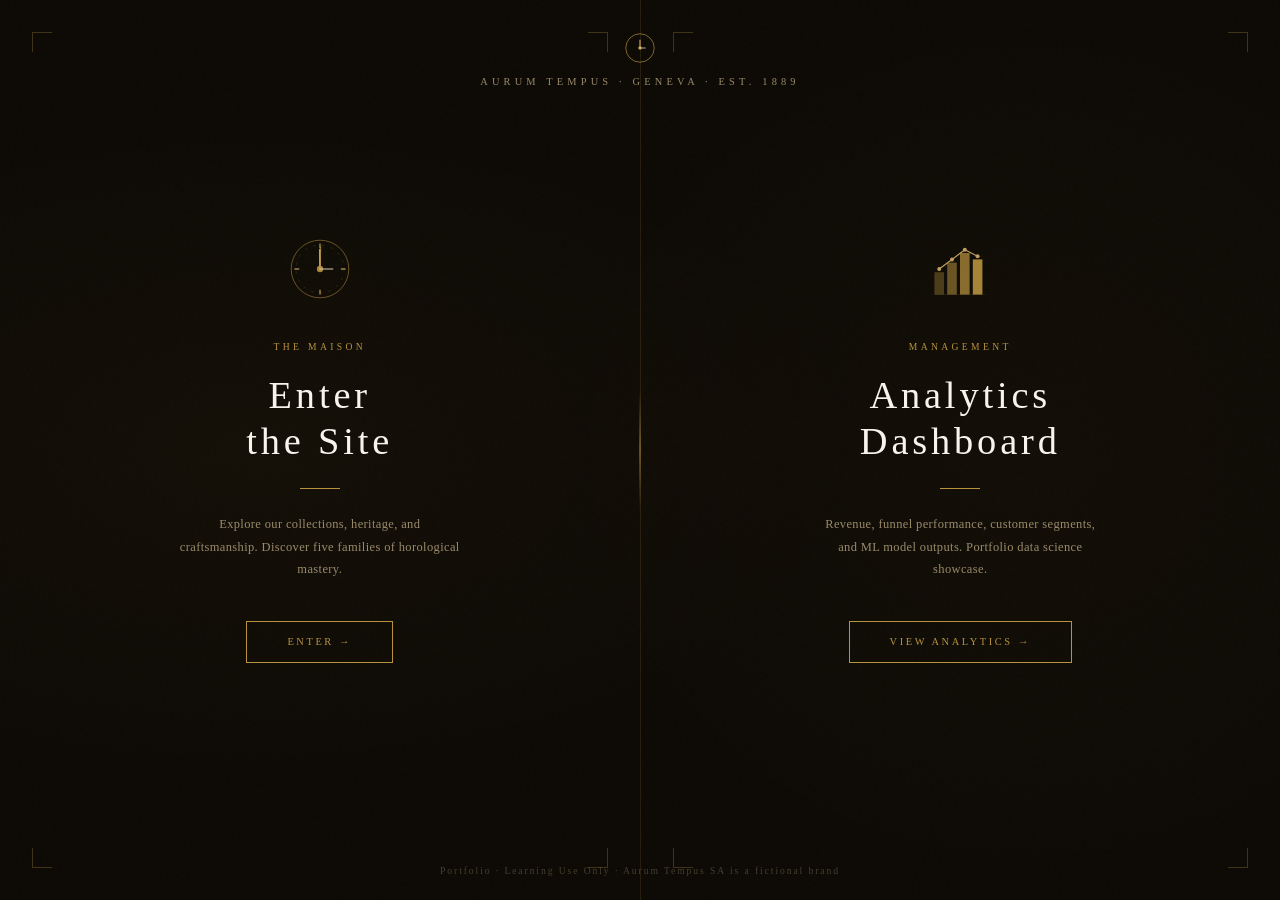
<file: docs/index.html>
<!DOCTYPE html>
<html lang="en">
<head>
  <meta charset="UTF-8" />
  <meta name="viewport" content="width=device-width, initial-scale=1.0" />
  <title>Aurum Tempus — Geneva · Est. 1889</title>
  <meta name="description" content="Aurum Tempus — Geneva watchmaker since 1889. Enter the maison or view business analytics." />
  <style>
    /* ── Reset & Base ── */
    *, *::before, *::after { box-sizing: border-box; margin: 0; padding: 0; }

    :root {
      --dark:        #0d0a05;
      --light:       #1a1410;
      --accent:      #b8933f;
      --accent-light:#d4af6a;
      --cream:       #f0e6c8;
      --text:        #f7f4ee;
      --text-muted:  #9a8a6a;
      --border:      rgba(184,147,63,0.15);
      --font-display: 'Georgia', 'Times New Roman', serif;
    }

    html, body {
      height: 100%;
      background: var(--dark);
      color: var(--text);
      font-family: var(--font-display);
      overflow: hidden;
    }

    /* ── Background texture ── */
    body::before {
      content: '';
      position: fixed;
      inset: 0;
      background:
        radial-gradient(ellipse 80% 60% at 20% 50%, rgba(184,147,63,0.04) 0%, transparent 60%),
        radial-gradient(ellipse 60% 80% at 80% 50%, rgba(184,147,63,0.03) 0%, transparent 60%);
      pointer-events: none;
      z-index: 0;
    }

    /* ── Grain overlay ── */
    body::after {
      content: '';
      position: fixed;
      inset: 0;
      background-image: url("data:image/svg+xml,%3Csvg viewBox='0 0 256 256' xmlns='http://www.w3.org/2000/svg'%3E%3Cfilter id='noise'%3E%3CfeTurbulence type='fractalNoise' baseFrequency='0.9' numOctaves='4' stitchTiles='stitch'/%3E%3C/filter%3E%3Crect width='100%25' height='100%25' filter='url(%23noise)' opacity='0.04'/%3E%3C/svg%3E");
      pointer-events: none;
      z-index: 0;
      opacity: 0.4;
    }

    /* ── Layout ── */
    .portal {
      position: relative;
      z-index: 1;
      height: 100vh;
      display: grid;
      grid-template-columns: 1fr 1px 1fr;
    }

    /* ── Divider ── */
    .divider {
      background: var(--border);
      position: relative;
    }
    .divider::before {
      content: '';
      position: absolute;
      top: 50%;
      left: 50%;
      transform: translate(-50%, -50%);
      width: 1px;
      height: 120px;
      background: linear-gradient(to bottom, transparent, var(--accent), transparent);
    }

    /* ── Panel shared ── */
    .panel {
      display: flex;
      flex-direction: column;
      align-items: center;
      justify-content: center;
      padding: 3rem;
      text-decoration: none;
      color: var(--text);
      position: relative;
      overflow: hidden;
      cursor: pointer;
      transition: background 0.6s ease;
    }
    .panel::before {
      content: '';
      position: absolute;
      inset: 0;
      background: rgba(184,147,63,0.0);
      transition: background 0.6s ease;
    }
    .panel:hover::before {
      background: rgba(184,147,63,0.04);
    }

    /* ── Panel content ── */
    .panel-inner {
      display: flex;
      flex-direction: column;
      align-items: center;
      text-align: center;
      gap: 0;
      position: relative;
      z-index: 1;
    }

    /* ── Logo mark ── */
    .portal-logo {
      width: 64px;
      height: 64px;
      margin-bottom: 2.5rem;
      opacity: 0.9;
      transition: opacity 0.4s ease, transform 0.6s ease;
    }
    .panel:hover .portal-logo {
      opacity: 1;
      transform: scale(1.05);
    }

    /* ── Eyebrow ── */
    .portal-eyebrow {
      font-size: 0.6rem;
      letter-spacing: 0.35em;
      text-transform: uppercase;
      color: var(--accent);
      margin-bottom: 1.25rem;
      display: block;
      transition: letter-spacing 0.4s ease;
    }
    .panel:hover .portal-eyebrow {
      letter-spacing: 0.45em;
    }

    /* ── Heading ── */
    .portal-heading {
      font-size: clamp(1.6rem, 3vw, 2.4rem);
      font-weight: 300;
      letter-spacing: 0.1em;
      color: var(--text);
      line-height: 1.2;
      margin-bottom: 1.5rem;
    }

    /* ── Rule ── */
    .portal-rule {
      width: 40px;
      height: 1px;
      background: var(--accent);
      margin: 0 auto 1.5rem;
      transition: width 0.4s ease;
    }
    .panel:hover .portal-rule { width: 64px; }

    /* ── Description ── */
    .portal-desc {
      font-size: 0.78rem;
      color: var(--text-muted);
      line-height: 1.8;
      max-width: 280px;
      margin-bottom: 2.5rem;
      letter-spacing: 0.03em;
    }

    /* ── CTA button ── */
    .portal-btn {
      display: inline-block;
      font-size: 0.65rem;
      letter-spacing: 0.25em;
      text-transform: uppercase;
      padding: 0.9rem 2.5rem;
      border: 1px solid var(--accent);
      color: var(--accent);
      background: transparent;
      transition: background 0.3s ease, color 0.3s ease;
      font-family: var(--font-display);
    }
    .panel:hover .portal-btn {
      background: var(--accent);
      color: var(--dark);
    }

    /* ── Corner marks ── */
    .corner {
      position: absolute;
      width: 20px;
      height: 20px;
      opacity: 0.3;
      transition: opacity 0.4s ease;
    }
    .panel:hover .corner { opacity: 0.7; }
    .corner-tl { top: 2rem; left: 2rem; border-top: 1px solid var(--accent); border-left: 1px solid var(--accent); }
    .corner-tr { top: 2rem; right: 2rem; border-top: 1px solid var(--accent); border-right: 1px solid var(--accent); }
    .corner-bl { bottom: 2rem; left: 2rem; border-bottom: 1px solid var(--accent); border-left: 1px solid var(--accent); }
    .corner-br { bottom: 2rem; right: 2rem; border-bottom: 1px solid var(--accent); border-right: 1px solid var(--accent); }

    /* ── Centre logo (top) ── */
    .portal-header {
      position: fixed;
      top: 0; left: 0; right: 0;
      z-index: 10;
      display: flex;
      flex-direction: column;
      align-items: center;
      padding: 2rem 0 1.5rem;
      pointer-events: none;
    }
    .portal-wordmark {
      font-size: 0.65rem;
      letter-spacing: 0.4em;
      text-transform: uppercase;
      color: var(--text-muted);
      margin-top: 0.75rem;
    }

    /* ── Bottom tag ── */
    .portal-footer {
      position: fixed;
      bottom: 1.5rem;
      left: 0; right: 0;
      text-align: center;
      font-size: 0.6rem;
      letter-spacing: 0.2em;
      color: rgba(154,138,106,0.4);
      z-index: 10;
      pointer-events: none;
    }

    /* ── Fade-in animation ── */
    @keyframes fadeUp {
      from { opacity: 0; transform: translateY(20px); }
      to   { opacity: 1; transform: translateY(0); }
    }
    .panel-inner {
      animation: fadeUp 1s ease both;
    }
    .panel:first-child .panel-inner { animation-delay: 0.2s; }
    .panel:last-child  .panel-inner { animation-delay: 0.4s; }
    .portal-header { animation: fadeUp 0.8s ease both; }

    /* ── Mobile ── */
    @media (max-width: 700px) {
      html, body { overflow: auto; }
      .portal {
        grid-template-columns: 1fr;
        grid-template-rows: 1fr 1px 1fr;
        height: auto;
        min-height: 100vh;
      }
      .panel { padding: 5rem 2rem; }
      .divider {
        width: 100%;
        height: 1px;
      }
      .divider::before {
        width: 120px;
        height: 1px;
        top: 0;
        left: 50%;
        transform: translate(-50%, 0);
        background: linear-gradient(to right, transparent, var(--accent), transparent);
      }
      .portal-header { position: relative; padding: 2.5rem 0 0; }
      .portal-footer { position: relative; margin-top: 1rem; padding-bottom: 2rem; pointer-events: auto; }
    }
  </style>
</head>
<body>

  <!-- Top wordmark -->
  <header class="portal-header">
    <svg viewBox="0 0 36 36" fill="none" xmlns="http://www.w3.org/2000/svg" style="width:32px;height:32px">
      <circle cx="18" cy="18" r="16" stroke="#b8933f" stroke-width="0.75"/>
      <circle cx="18" cy="18" r="2" fill="#b8933f"/>
      <line x1="18" y1="18" x2="18" y2="9"  stroke="#d4af6a" stroke-width="1.2" stroke-linecap="round"/>
      <line x1="18" y1="18" x2="24" y2="18" stroke="#f0e6c8" stroke-width="0.8" stroke-linecap="round"/>
    </svg>
    <span class="portal-wordmark">Aurum Tempus · Geneva · Est. 1889</span>
  </header>

  <div class="portal">

    <!-- ── Left: Customer Site ── -->
    <a class="panel" href="site.html">
      <div class="corner corner-tl"></div>
      <div class="corner corner-tr"></div>
      <div class="corner corner-bl"></div>
      <div class="corner corner-br"></div>
      <div class="panel-inner">
        <svg class="portal-logo" viewBox="0 0 80 80" fill="none" xmlns="http://www.w3.org/2000/svg">
          <circle cx="40" cy="40" r="36" stroke="#b8933f" stroke-width="0.75"/>
          <circle cx="40" cy="40" r="30" stroke="#b8933f" stroke-width="0.3" stroke-dasharray="3 8"/>
          <circle cx="40" cy="40" r="4"  fill="#b8933f"/>
          <line x1="40" y1="40" x2="40" y2="16" stroke="#d4af6a" stroke-width="2.5" stroke-linecap="round"/>
          <line x1="40" y1="40" x2="56" y2="40" stroke="#f0e6c8" stroke-width="1.5" stroke-linecap="round"/>
          <line x1="40" y1="40" x2="41" y2="12" stroke="#b8933f" stroke-width="1"/>
          <g stroke="#d4af6a" stroke-width="1.5">
            <line x1="40" y1="8"  x2="40" y2="14"/>
            <line x1="40" y1="66" x2="40" y2="72"/>
            <line x1="8"  y1="40" x2="14" y2="40"/>
            <line x1="66" y1="40" x2="72" y2="40"/>
          </g>
        </svg>
        <span class="portal-eyebrow">The Maison</span>
        <h2 class="portal-heading">Enter<br/>the Site</h2>
        <div class="portal-rule"></div>
        <p class="portal-desc">Explore our collections, heritage, and craftsmanship. Discover five families of horological mastery.</p>
        <span class="portal-btn">Enter →</span>
      </div>
    </a>

    <!-- ── Divider ── -->
    <div class="divider"></div>

    <!-- ── Right: Analytics ── -->
    <a class="panel" href="dashboard.html">
      <div class="corner corner-tl"></div>
      <div class="corner corner-tr"></div>
      <div class="corner corner-bl"></div>
      <div class="corner corner-br"></div>
      <div class="panel-inner">
        <svg class="portal-logo" viewBox="0 0 80 80" fill="none" xmlns="http://www.w3.org/2000/svg">
          <rect x="8"  y="44" width="12" height="28" fill="#b8933f" opacity="0.4"/>
          <rect x="24" y="32" width="12" height="40" fill="#b8933f" opacity="0.6"/>
          <rect x="40" y="20" width="12" height="52" fill="#b8933f" opacity="0.8"/>
          <rect x="56" y="28" width="12" height="44" fill="#b8933f"/>
          <polyline points="14,40 30,28 46,16 62,24" stroke="#d4af6a" stroke-width="1.5" fill="none" stroke-linecap="round" stroke-linejoin="round"/>
          <circle cx="14" cy="40" r="2.5" fill="#d4af6a"/>
          <circle cx="30" cy="28" r="2.5" fill="#d4af6a"/>
          <circle cx="46" cy="16" r="2.5" fill="#d4af6a"/>
          <circle cx="62" cy="24" r="2.5" fill="#d4af6a"/>
          <line x1="8" y1="72" x2="72" y2="72" stroke="#b8933f" stroke-width="0.5" opacity="0.4"/>
        </svg>
        <span class="portal-eyebrow">Management</span>
        <h2 class="portal-heading">Analytics<br/>Dashboard</h2>
        <div class="portal-rule"></div>
        <p class="portal-desc">Revenue, funnel performance, customer segments, and ML model outputs. Portfolio data science showcase.</p>
        <span class="portal-btn">View Analytics →</span>
      </div>
    </a>

  </div>

  <p class="portal-footer">Portfolio · Learning Use Only · Aurum Tempus SA is a fictional brand</p>

</body>
</html>
</file>
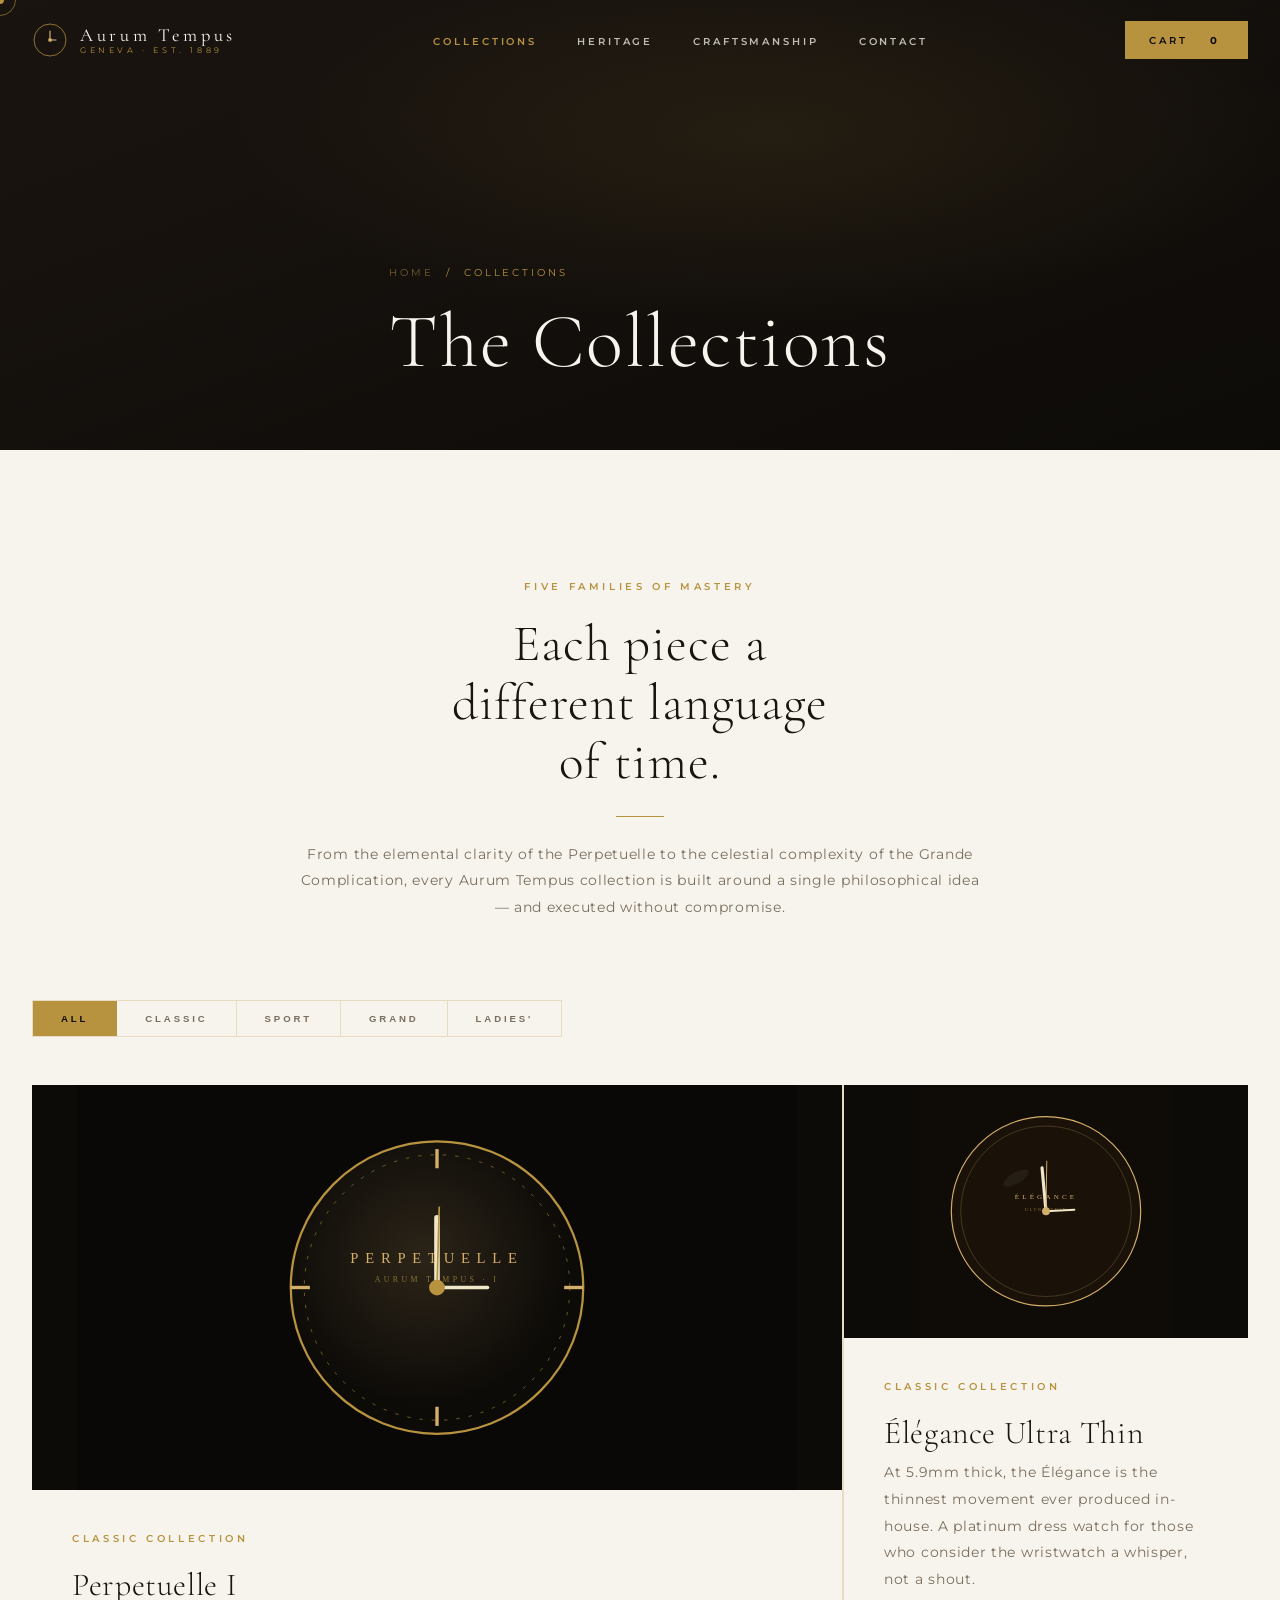
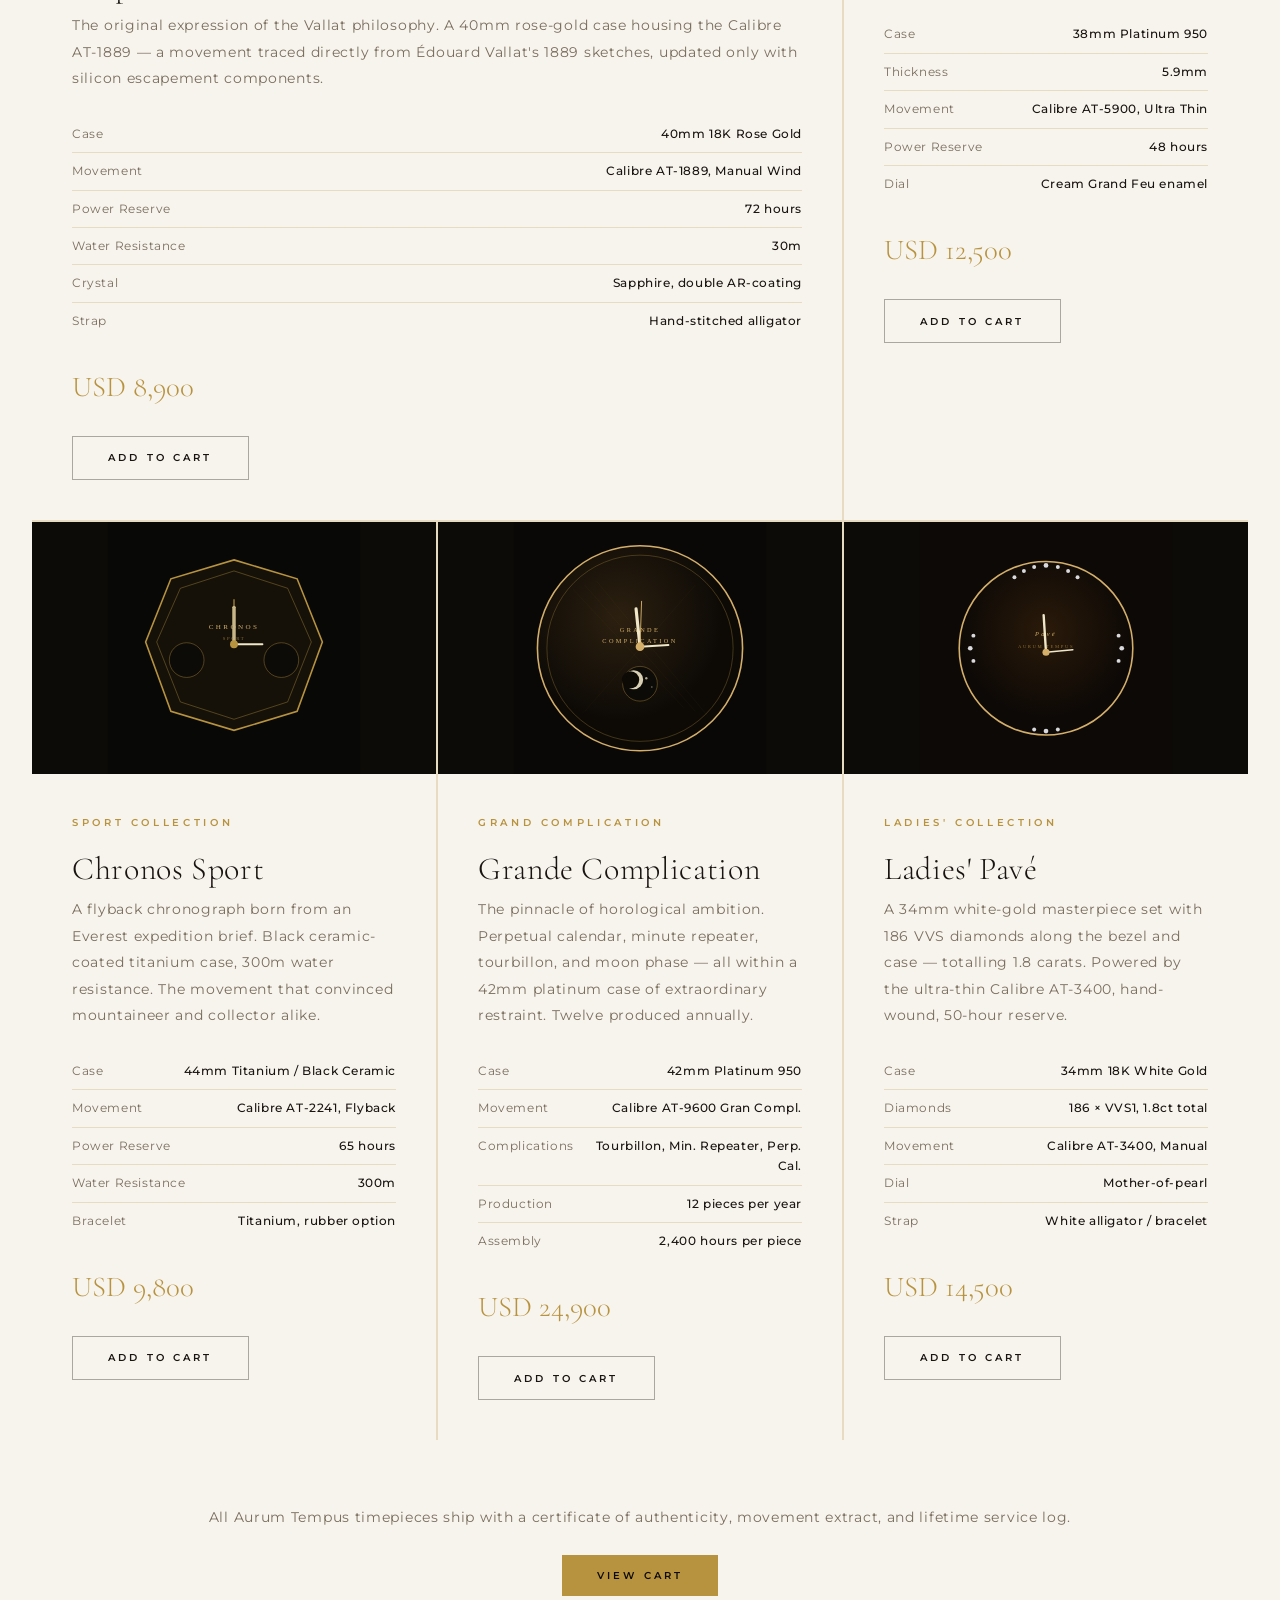
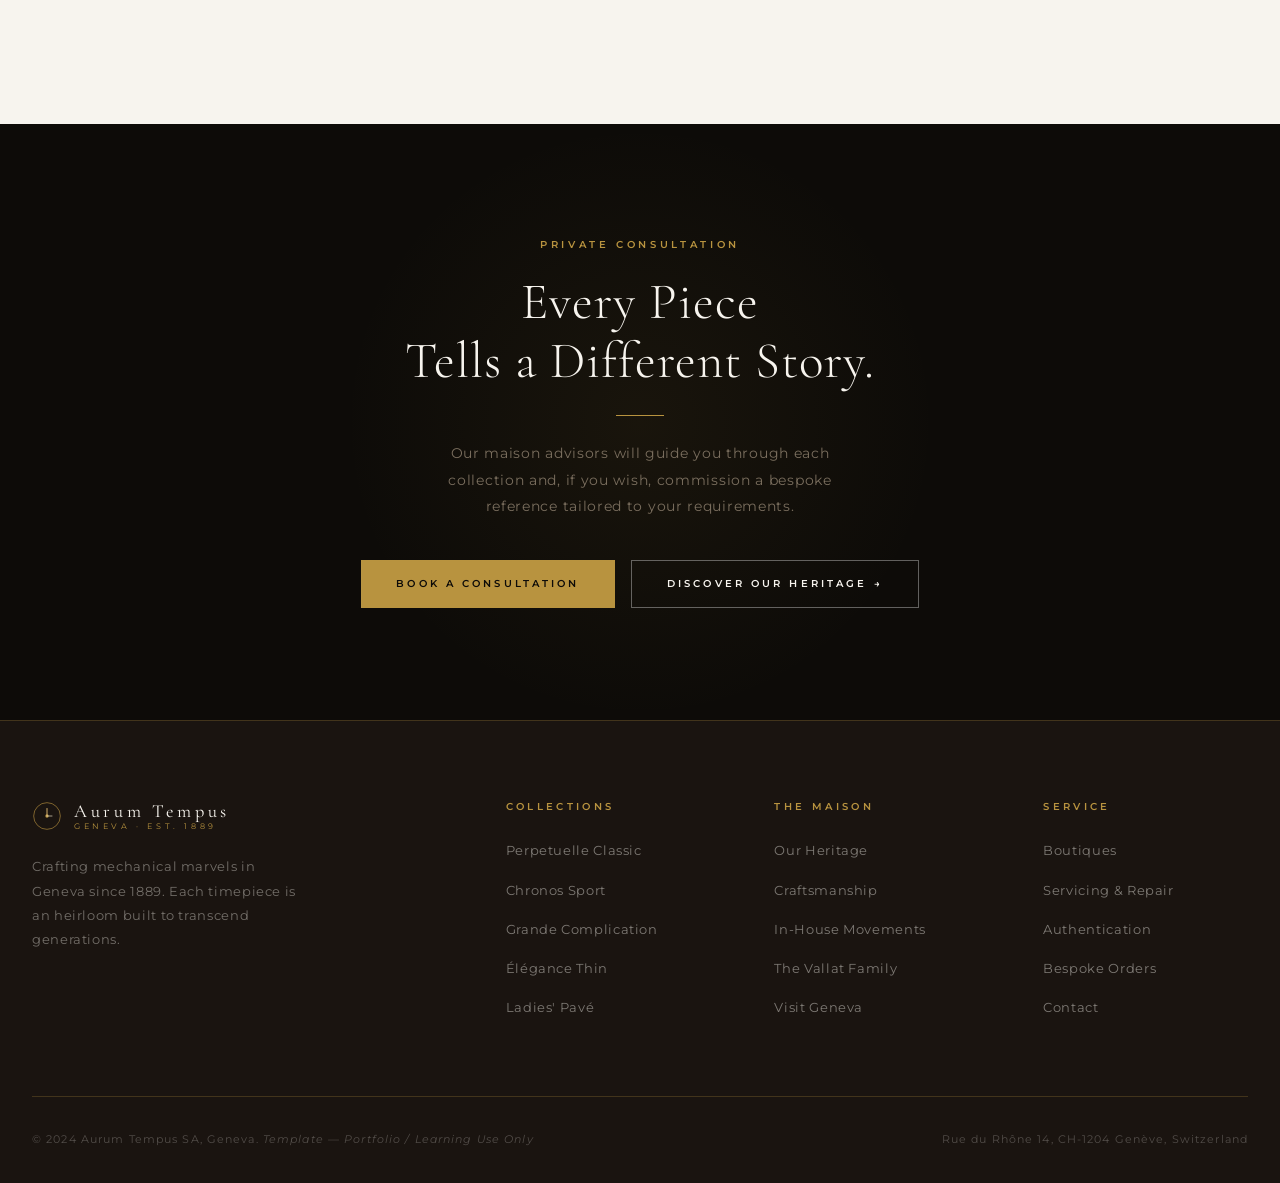
<file: docs/collections.html>
<!DOCTYPE html>
<html lang="en">
<head>
  <meta charset="UTF-8" />
  <meta name="viewport" content="width=device-width, initial-scale=1.0" />
  <title>Collections — Aurum Tempus</title>
  <meta name="description" content="Explore the Aurum Tempus collections — Perpetuelle, Chronos Sport, Grande Complication, Élégance Thin, and Ladies' Pavé." />
  <link rel="stylesheet" href="styles.css" />
  <style>
    .collections-intro { max-width: 680px; margin: 0 auto 5rem; text-align: center; }
    .collections-full-grid { display: grid; grid-template-columns: repeat(3, 1fr); gap: 2px; background: var(--border); }
    .collection-card { background: var(--light); position: relative; overflow: hidden; }
    .collection-card:nth-child(1) { grid-column: span 2; }
    .collection-card-img { background: var(--dark); aspect-ratio: 16/10; display: flex; align-items: center; justify-content: center; overflow: hidden; }
    .collection-card:nth-child(1) .collection-card-img { aspect-ratio: 16/8; }
    .collection-card-body { padding: 2.5rem; }
    .collection-card-body h3 { margin-bottom: 0.5rem; }
    .collection-card-body p { margin-bottom: 1.5rem; }
    .spec-list { list-style: none; margin-bottom: 1.5rem; }
    .spec-list li { font-size: 0.75rem; padding: 0.5rem 0; border-bottom: 1px solid var(--border); display: flex; justify-content: space-between; letter-spacing: 0.05em; }
    .spec-list li:last-child { border-bottom: none; }
    .spec-list .spec-key { color: var(--text-muted); }
    .spec-list .spec-val { color: var(--text); font-weight: 500; text-align: right; }
    .price-tag { font-family: var(--font-display); font-size: 1.8rem; font-weight: 300; color: var(--accent); margin-bottom: 1.5rem; display: block; }
    @media (max-width: 1024px) {
      .collections-full-grid { grid-template-columns: repeat(2, 1fr); }
      .collection-card:nth-child(1) { grid-column: span 2; }
    }
    @media (max-width: 768px) {
      .collections-full-grid { grid-template-columns: 1fr; background: transparent; gap: 2rem; }
      .collection-card:nth-child(1) { grid-column: span 1; }
    }
  </style>
</head>
<body>
  <div class="page-transition"></div>
  <div class="cursor" aria-hidden="true"></div>
  <div class="cursor-ring" aria-hidden="true"></div>

  <nav class="nav scrolled" role="navigation" aria-label="Main navigation">
    <div class="nav-inner">
      <a href="index.html" class="nav-logo" aria-label="Aurum Tempus — Home">
        <svg viewBox="0 0 36 36" fill="none" xmlns="http://www.w3.org/2000/svg" aria-hidden="true">
          <circle cx="18" cy="18" r="16" stroke="#b8933f" stroke-width="0.75"/>
          <circle cx="18" cy="18" r="2" fill="#b8933f"/>
          <line x1="18" y1="18" x2="18" y2="9" stroke="#d4af6a" stroke-width="1.2" stroke-linecap="round"/>
          <line x1="18" y1="18" x2="24" y2="18" stroke="#f0e6c8" stroke-width="0.8" stroke-linecap="round"/>
        </svg>
        <div class="nav-logo-text">
          <span class="nav-logo-name">Aurum Tempus</span>
          <span class="nav-logo-sub">Geneva · Est. 1889</span>
        </div>
      </a>
      <ul class="nav-links">
        <li><a href="collections.html" style="color:var(--accent)">Collections</a></li>
        <li><a href="heritage.html">Heritage</a></li>
        <li><a href="craftsmanship.html">Craftsmanship</a></li>
        <li><a href="contact.html">Contact</a></li>
      </ul>
      <button class="btn btn-primary nav-cta cart-toggle" aria-label="Open cart">
        Cart <span class="cart-count">0</span>
      </button>
      <button class="nav-hamburger" aria-label="Open menu" aria-expanded="false">
        <span></span><span></span><span></span>
      </button>
    </div>
  </nav>

  <div class="nav-mobile" role="dialog" aria-label="Mobile navigation">
    <a href="collections.html">Collections</a>
    <a href="heritage.html">Heritage</a>
    <a href="craftsmanship.html">Craftsmanship</a>
    <a href="contact.html">Contact</a>
    <button class="btn btn-primary cart-toggle" style="margin-top:1rem">
      Cart <span class="cart-count">0</span>
    </button>
  </div>

  <main>
    <!-- Hero -->
    <section class="section-hero" aria-label="Collections page hero">
      <div class="section-hero-bg"></div>
      <div class="container section-hero-content">
        <nav class="breadcrumb" aria-label="Breadcrumb">
          <a href="index.html">Home</a>
          <span>/</span>
          <span>Collections</span>
        </nav>
        <h1>The Collections</h1>
      </div>
    </section>

    <!-- Filter + Grid -->
    <section class="section-pad section-light" aria-label="Full collections">
      <div class="container">
        <div class="collections-intro reveal">
          <span class="eyebrow">Five Families of Mastery</span>
          <h2>Each piece a<br/>different language<br/>of time.</h2>
          <div class="rule"></div>
          <p>From the elemental clarity of the Perpetuelle to the celestial complexity of the Grande Complication, every Aurum Tempus collection is built around a single philosophical idea — and executed without compromise.</p>
        </div>

        <!-- Filter Tabs -->
        <div class="filter-tabs reveal" role="tablist" aria-label="Collection filter">
          <button class="filter-tab active" data-filter="all"     role="tab" aria-selected="true">All</button>
          <button class="filter-tab"        data-filter="classic" role="tab" aria-selected="false">Classic</button>
          <button class="filter-tab"        data-filter="sport"   role="tab" aria-selected="false">Sport</button>
          <button class="filter-tab"        data-filter="grand"   role="tab" aria-selected="false">Grand</button>
          <button class="filter-tab"        data-filter="ladies"  role="tab" aria-selected="false">Ladies'</button>
        </div>

        <div class="collections-full-grid">

          <!-- ── Perpetuelle Classic (featured/wide) ── -->
          <article class="collection-card reveal" data-category="classic">
            <div class="collection-card-img">
              <svg viewBox="0 0 640 360" xmlns="http://www.w3.org/2000/svg" style="width:100%;height:100%">
                <defs>
                  <radialGradient id="hd1" cx="45%" cy="40%"><stop offset="0%" stop-color="#2c2418"/><stop offset="100%" stop-color="#0d0b08"/></radialGradient>
                </defs>
                <rect width="640" height="360" fill="#0a0806"/>
                <circle cx="320" cy="180" r="130" fill="url(#hd1)" stroke="#b8933f" stroke-width="2"/>
                <circle cx="320" cy="180" r="118" fill="none" stroke="#b8933f" stroke-width="0.5" stroke-dasharray="3 8"/>
                <text x="320" y="158" text-anchor="middle" font-family="Georgia,serif" font-size="13" letter-spacing="6" fill="#d4af6a">PERPETUELLE</text>
                <text x="320" y="175" text-anchor="middle" font-family="Georgia,serif" font-size="7" letter-spacing="3" fill="#b8933f" opacity="0.7">AURUM TEMPUS · I</text>
                <g stroke="#d4af6a" stroke-width="3">
                  <line x1="320" y1="57"  x2="320" y2="74"/>
                  <line x1="320" y1="286" x2="320" y2="303"/>
                  <line x1="190" y1="180" x2="207" y2="180"/>
                  <line x1="433" y1="180" x2="450" y2="180"/>
                </g>
                <line x1="320" y1="180" x2="320" y2="118" stroke="#f0e6c8" stroke-width="5" stroke-linecap="round"/>
                <line x1="320" y1="180" x2="365" y2="180" stroke="#f0e6c8" stroke-width="3" stroke-linecap="round"/>
                <line x1="320" y1="180" x2="322" y2="108" stroke="#b8933f" stroke-width="1.5"/>
                <circle cx="320" cy="180" r="7" fill="#b8933f"/>
              </svg>
            </div>
            <div class="collection-card-body">
              <span class="eyebrow">Classic Collection</span>
              <h3>Perpetuelle I</h3>
              <p>The original expression of the Vallat philosophy. A 40mm rose-gold case housing the Calibre AT-1889 — a movement traced directly from Édouard Vallat's 1889 sketches, updated only with silicon escapement components.</p>
              <ul class="spec-list">
                <li><span class="spec-key">Case</span><span class="spec-val">40mm 18K Rose Gold</span></li>
                <li><span class="spec-key">Movement</span><span class="spec-val">Calibre AT-1889, Manual Wind</span></li>
                <li><span class="spec-key">Power Reserve</span><span class="spec-val">72 hours</span></li>
                <li><span class="spec-key">Water Resistance</span><span class="spec-val">30m</span></li>
                <li><span class="spec-key">Crystal</span><span class="spec-val">Sapphire, double AR-coating</span></li>
                <li><span class="spec-key">Strap</span><span class="spec-val">Hand-stitched alligator</span></li>
              </ul>
              <span class="price-tag">USD 8,900</span>
              <button class="btn btn-ghost-dark add-to-cart"
                data-product-id="1"
                data-name="Perpetuelle I"
                data-price="8900"
                data-currency="USD">
                Add to Cart
              </button>
            </div>
          </article>

          <!-- ── Élégance Ultra Thin ── -->
          <article class="collection-card reveal reveal-delay-1" data-category="classic">
            <div class="collection-card-img">
              <svg viewBox="0 0 320 320" xmlns="http://www.w3.org/2000/svg" style="width:100%;height:100%">
                <rect width="320" height="320" fill="#0f0c08"/>
                <ellipse cx="160" cy="160" rx="120" ry="120" fill="#1a1208" stroke="#d4af6a" stroke-width="1.5"/>
                <ellipse cx="160" cy="160" rx="108" ry="108" fill="none" stroke="#d4af6a" stroke-width="0.3"/>
                <text x="160" y="145" text-anchor="middle" font-family="Georgia,serif" font-size="9" letter-spacing="4" fill="#d4af6a">ÉLÉGANCE</text>
                <text x="160" y="160" text-anchor="middle" font-family="Georgia,serif" font-size="6" letter-spacing="2" fill="#b8933f" opacity="0.7">ULTRA THIN</text>
                <line x1="160" y1="160" x2="155" y2="105" stroke="#f0e6c8" stroke-width="4" stroke-linecap="round"/>
                <line x1="160" y1="160" x2="196" y2="158" stroke="#f0e6c8" stroke-width="2.5" stroke-linecap="round"/>
                <line x1="160" y1="160" x2="161" y2="96"  stroke="#d4af6a" stroke-width="1.2"/>
                <circle cx="160" cy="160" r="5" fill="#d4af6a"/>
                <ellipse cx="122" cy="118" rx="18" ry="7" fill="white" opacity="0.05" transform="rotate(-30 122 118)"/>
              </svg>
            </div>
            <div class="collection-card-body">
              <span class="eyebrow">Classic Collection</span>
              <h3>Élégance Ultra Thin</h3>
              <p>At 5.9mm thick, the Élégance is the thinnest movement ever produced in-house. A platinum dress watch for those who consider the wristwatch a whisper, not a shout.</p>
              <ul class="spec-list">
                <li><span class="spec-key">Case</span><span class="spec-val">38mm Platinum 950</span></li>
                <li><span class="spec-key">Thickness</span><span class="spec-val">5.9mm</span></li>
                <li><span class="spec-key">Movement</span><span class="spec-val">Calibre AT-5900, Ultra Thin</span></li>
                <li><span class="spec-key">Power Reserve</span><span class="spec-val">48 hours</span></li>
                <li><span class="spec-key">Dial</span><span class="spec-val">Cream Grand Feu enamel</span></li>
              </ul>
              <span class="price-tag">USD 12,500</span>
              <button class="btn btn-ghost-dark add-to-cart"
                data-product-id="2"
                data-name="Élégance Ultra Thin"
                data-price="12500"
                data-currency="USD">
                Add to Cart
              </button>
            </div>
          </article>

          <!-- ── Chronos Sport ── -->
          <article class="collection-card reveal" data-category="sport">
            <div class="collection-card-img">
              <svg viewBox="0 0 320 320" xmlns="http://www.w3.org/2000/svg" style="width:100%;height:100%">
                <rect width="320" height="320" fill="#080806"/>
                <polygon points="160,48 240,72 272,152 240,240 160,264 80,240 48,152 80,72" fill="#151108" stroke="#b8933f" stroke-width="2"/>
                <polygon points="160,62 228,84 258,152 228,228 160,250 92,228 62,152 92,84" fill="none" stroke="#b8933f" stroke-width="0.5"/>
                <circle cx="100" cy="175" r="22" fill="#0d0b08" stroke="#b8933f" stroke-width="0.5"/>
                <circle cx="220" cy="175" r="22" fill="#0d0b08" stroke="#b8933f" stroke-width="0.5"/>
                <text x="160" y="136" text-anchor="middle" font-family="Georgia,serif" font-size="9" letter-spacing="3" fill="#d4af6a">CHRONOS</text>
                <text x="160" y="150" text-anchor="middle" font-family="Georgia,serif" font-size="6" letter-spacing="2" fill="#b8933f" opacity="0.7">SPORT</text>
                <line x1="160" y1="155" x2="160" y2="108" stroke="#f0e6c8" stroke-width="4" stroke-linecap="round"/>
                <line x1="160" y1="155" x2="196" y2="155" stroke="#f0e6c8" stroke-width="2.5" stroke-linecap="round"/>
                <line x1="160" y1="155" x2="160" y2="98"  stroke="#b8933f" stroke-width="1.5"/>
                <circle cx="160" cy="155" r="5" fill="#b8933f"/>
              </svg>
            </div>
            <div class="collection-card-body">
              <span class="eyebrow">Sport Collection</span>
              <h3>Chronos Sport</h3>
              <p>A flyback chronograph born from an Everest expedition brief. Black ceramic-coated titanium case, 300m water resistance. The movement that convinced mountaineer and collector alike.</p>
              <ul class="spec-list">
                <li><span class="spec-key">Case</span><span class="spec-val">44mm Titanium / Black Ceramic</span></li>
                <li><span class="spec-key">Movement</span><span class="spec-val">Calibre AT-2241, Flyback</span></li>
                <li><span class="spec-key">Power Reserve</span><span class="spec-val">65 hours</span></li>
                <li><span class="spec-key">Water Resistance</span><span class="spec-val">300m</span></li>
                <li><span class="spec-key">Bracelet</span><span class="spec-val">Titanium, rubber option</span></li>
              </ul>
              <span class="price-tag">USD 9,800</span>
              <button class="btn btn-ghost-dark add-to-cart"
                data-product-id="3"
                data-name="Chronos Sport"
                data-price="9800"
                data-currency="USD">
                Add to Cart
              </button>
            </div>
          </article>

          <!-- ── Grande Complication ── -->
          <article class="collection-card reveal reveal-delay-1" data-category="grand">
            <div class="collection-card-img">
              <svg viewBox="0 0 320 320" xmlns="http://www.w3.org/2000/svg" style="width:100%;height:100%">
                <defs><radialGradient id="gc1" cx="40%" cy="35%"><stop offset="0%" stop-color="#2c2010"/><stop offset="100%" stop-color="#0d0a06"/></radialGradient></defs>
                <rect width="320" height="320" fill="#0a0806"/>
                <circle cx="160" cy="160" r="130" fill="url(#gc1)" stroke="#d4af6a" stroke-width="2"/>
                <circle cx="160" cy="160" r="118" fill="none" stroke="#b8933f" stroke-width="0.4"/>
                <g stroke="#b8933f" stroke-width="0.2" opacity="0.25">
                  <line x1="90"  y1="80"  x2="230" y2="240"/>
                  <line x1="105" y1="75"  x2="245" y2="245"/>
                  <line x1="75"  y1="85"  x2="215" y2="235"/>
                  <line x1="90"  y1="240" x2="230" y2="80"/>
                </g>
                <circle cx="160" cy="205" r="22" fill="#0d0b08" stroke="#b8933f" stroke-width="0.5"/>
                <circle cx="152" cy="200" r="12" fill="#f0e6c8" opacity="0.9"/>
                <circle cx="148" cy="200" r="11" fill="#0d0a06"/>
                <circle cx="168" cy="198" r="1.5" fill="#f0e6c8" opacity="0.7"/>
                <circle cx="175" cy="209" r="1"   fill="#f0e6c8" opacity="0.5"/>
                <text x="160" y="140" text-anchor="middle" font-family="Georgia,serif" font-size="8"  letter-spacing="3" fill="#d4af6a">GRANDE</text>
                <text x="160" y="153" text-anchor="middle" font-family="Georgia,serif" font-size="8"  letter-spacing="3" fill="#d4af6a">COMPLICATION</text>
                <line x1="160" y1="158" x2="155" y2="110" stroke="#f0e6c8" stroke-width="4" stroke-linecap="round"/>
                <line x1="160" y1="158" x2="196" y2="156" stroke="#f0e6c8" stroke-width="2.5" stroke-linecap="round"/>
                <line x1="160" y1="158" x2="162" y2="100" stroke="#d4af6a" stroke-width="1.2"/>
                <circle cx="160" cy="158" r="5.5" fill="#d4af6a"/>
              </svg>
            </div>
            <div class="collection-card-body">
              <span class="eyebrow">Grand Complication</span>
              <h3>Grande Complication</h3>
              <p>The pinnacle of horological ambition. Perpetual calendar, minute repeater, tourbillon, and moon phase — all within a 42mm platinum case of extraordinary restraint. Twelve produced annually.</p>
              <ul class="spec-list">
                <li><span class="spec-key">Case</span><span class="spec-val">42mm Platinum 950</span></li>
                <li><span class="spec-key">Movement</span><span class="spec-val">Calibre AT-9600 Gran Compl.</span></li>
                <li><span class="spec-key">Complications</span><span class="spec-val">Tourbillon, Min. Repeater, Perp. Cal.</span></li>
                <li><span class="spec-key">Production</span><span class="spec-val">12 pieces per year</span></li>
                <li><span class="spec-key">Assembly</span><span class="spec-val">2,400 hours per piece</span></li>
              </ul>
              <span class="price-tag">USD 24,900</span>
              <button class="btn btn-ghost-dark add-to-cart"
                data-product-id="4"
                data-name="Grande Complication"
                data-price="24900"
                data-currency="USD">
                Add to Cart
              </button>
            </div>
          </article>

          <!-- ── Ladies' Pavé ── -->
          <article class="collection-card reveal" data-category="ladies">
            <div class="collection-card-img">
              <svg viewBox="0 0 320 320" xmlns="http://www.w3.org/2000/svg" style="width:100%;height:100%">
                <defs><radialGradient id="lp1" cx="50%" cy="40%"><stop offset="0%" stop-color="#2a1a0a"/><stop offset="100%" stop-color="#0d0906"/></radialGradient></defs>
                <rect width="320" height="320" fill="#0d0906"/>
                <ellipse cx="160" cy="160" rx="110" ry="110" fill="url(#lp1)" stroke="#d4af6a" stroke-width="2"/>
                <g fill="#f0f0f5" opacity="0.9">
                  <circle cx="160" cy="55"  r="3"/><circle cx="175" cy="57"  r="2.5"/><circle cx="145" cy="57"  r="2.5"/>
                  <circle cx="188" cy="62"  r="2.5"/><circle cx="132" cy="62"  r="2.5"/>
                  <circle cx="200" cy="70"  r="2.5"/><circle cx="120" cy="70"  r="2.5"/>
                  <circle cx="160" cy="265" r="3"/><circle cx="175" cy="263" r="2.5"/><circle cx="145" cy="263" r="2.5"/>
                  <circle cx="256" cy="160" r="3"/><circle cx="64"  cy="160" r="3"/>
                  <circle cx="252" cy="144" r="2.5"/><circle cx="68"  cy="144" r="2.5"/>
                  <circle cx="252" cy="176" r="2.5"/><circle cx="68"  cy="176" r="2.5"/>
                </g>
                <text x="160" y="145" text-anchor="middle" font-family="Georgia,serif" font-size="8" font-style="italic" letter-spacing="3" fill="#d4af6a">Pavé</text>
                <text x="160" y="160" text-anchor="middle" font-family="Georgia,serif" font-size="6" letter-spacing="2" fill="#b8933f" opacity="0.7">AURUM TEMPUS</text>
                <line x1="160" y1="165" x2="157" y2="118" stroke="#f0e6c8" stroke-width="3" stroke-linecap="round"/>
                <line x1="160" y1="165" x2="194" y2="162" stroke="#f0e6c8" stroke-width="2" stroke-linecap="round"/>
                <circle cx="160" cy="165" r="4.5" fill="#d4af6a"/>
              </svg>
            </div>
            <div class="collection-card-body">
              <span class="eyebrow">Ladies' Collection</span>
              <h3>Ladies' Pavé</h3>
              <p>A 34mm white-gold masterpiece set with 186 VVS diamonds along the bezel and case — totalling 1.8 carats. Powered by the ultra-thin Calibre AT-3400, hand-wound, 50-hour reserve.</p>
              <ul class="spec-list">
                <li><span class="spec-key">Case</span><span class="spec-val">34mm 18K White Gold</span></li>
                <li><span class="spec-key">Diamonds</span><span class="spec-val">186 × VVS1, 1.8ct total</span></li>
                <li><span class="spec-key">Movement</span><span class="spec-val">Calibre AT-3400, Manual</span></li>
                <li><span class="spec-key">Dial</span><span class="spec-val">Mother-of-pearl</span></li>
                <li><span class="spec-key">Strap</span><span class="spec-val">White alligator / bracelet</span></li>
              </ul>
              <span class="price-tag">USD 14,500</span>
              <button class="btn btn-ghost-dark add-to-cart"
                data-product-id="5"
                data-name="Ladies' Pavé"
                data-price="14500"
                data-currency="USD">
                Add to Cart
              </button>
            </div>
          </article>

        </div>

        <div class="reveal" style="text-align:center; margin-top:4rem">
          <p style="margin-bottom:1.5rem">All Aurum Tempus timepieces ship with a certificate of authenticity, movement extract, and lifetime service log.</p>
          <button class="btn btn-primary cart-toggle">View Cart</button>
        </div>
      </div>
    </section>

    <!-- CTA -->
    <section class="cta-section" aria-label="Private consultation">
      <div class="container reveal">
        <span class="eyebrow">Private Consultation</span>
        <h2>Every Piece<br/>Tells a Different Story.</h2>
        <div class="rule"></div>
        <p>Our maison advisors will guide you through each collection and, if you wish, commission a bespoke reference tailored to your requirements.</p>
        <div style="display:flex; gap:1rem; justify-content:center; flex-wrap:wrap; margin-top:2rem">
          <a href="contact.html" class="btn btn-primary">Book a Consultation</a>
          <a href="heritage.html" class="btn btn-ghost">Discover Our Heritage →</a>
        </div>
      </div>
    </section>
  </main>

  <footer class="footer" role="contentinfo">
    <div class="container">
      <div class="footer-grid">
        <div class="footer-brand">
          <a href="index.html" class="nav-logo" style="display:inline-flex">
            <svg viewBox="0 0 36 36" fill="none" xmlns="http://www.w3.org/2000/svg" style="width:30px;height:30px" aria-hidden="true">
              <circle cx="18" cy="18" r="16" stroke="#b8933f" stroke-width="0.75"/>
              <circle cx="18" cy="18" r="2" fill="#b8933f"/>
              <line x1="18" y1="18" x2="18" y2="9" stroke="#d4af6a" stroke-width="1.2" stroke-linecap="round"/>
              <line x1="18" y1="18" x2="24" y2="18" stroke="#f0e6c8" stroke-width="0.8" stroke-linecap="round"/>
            </svg>
            <div class="nav-logo-text">
              <span class="nav-logo-name">Aurum Tempus</span>
              <span class="nav-logo-sub">Geneva · Est. 1889</span>
            </div>
          </a>
          <p>Crafting mechanical marvels in Geneva since 1889. Each timepiece is an heirloom built to transcend generations.</p>
        </div>
        <div class="footer-col">
          <h5>Collections</h5>
          <ul>
            <li><a href="collections.html">Perpetuelle Classic</a></li>
            <li><a href="collections.html">Chronos Sport</a></li>
            <li><a href="collections.html">Grande Complication</a></li>
            <li><a href="collections.html">Élégance Thin</a></li>
            <li><a href="collections.html">Ladies' Pavé</a></li>
          </ul>
        </div>
        <div class="footer-col">
          <h5>The Maison</h5>
          <ul>
            <li><a href="heritage.html">Our Heritage</a></li>
            <li><a href="craftsmanship.html">Craftsmanship</a></li>
            <li><a href="craftsmanship.html">In-House Movements</a></li>
            <li><a href="heritage.html">The Vallat Family</a></li>
            <li><a href="contact.html">Visit Geneva</a></li>
          </ul>
        </div>
        <div class="footer-col">
          <h5>Service</h5>
          <ul>
            <li><a href="contact.html">Boutiques</a></li>
            <li><a href="contact.html">Servicing &amp; Repair</a></li>
            <li><a href="contact.html">Authentication</a></li>
            <li><a href="contact.html">Bespoke Orders</a></li>
            <li><a href="contact.html">Contact</a></li>
          </ul>
        </div>
      </div>
      <div class="footer-bottom">
        <p>© 2024 Aurum Tempus SA, Geneva. <em>Template — Portfolio / Learning Use Only</em></p>
        <p>Rue du Rhône 14, CH-1204 Genève, Switzerland</p>
      </div>
    </div>
  </footer>

  <!-- ── Cart Drawer ── -->
  <div class="cart-drawer" id="cart-drawer" aria-hidden="true">
    <div class="cart-drawer-inner">
      <div class="cart-drawer-header">
        <span class="eyebrow">Your Selection</span>
        <button class="cart-close" id="cart-close" aria-label="Close cart">✕</button>
      </div>
      <div class="cart-items" id="cart-items">
        <p class="cart-empty">Your cart is empty.</p>
      </div>
      <div class="cart-footer" id="cart-footer" style="display:none">
        <div class="cart-total">
          <span>Total</span>
          <span id="cart-total-price">CHF 0</span>
        </div>
        <button class="btn btn-primary" id="checkout-btn" style="width:100%">Proceed to Checkout</button>
      </div>
    </div>
  </div>
  <div class="cart-overlay" id="cart-overlay"></div>

  <!-- ── Checkout Modal ── -->
  <div class="checkout-modal" id="checkout-modal" aria-hidden="true">
    <div class="checkout-modal-inner">
      <button class="cart-close checkout-close" aria-label="Close checkout">✕</button>
      <div class="checkout-steps">

        <!-- Step 1: Details -->
        <div class="checkout-step active" id="step-1">
          <span class="eyebrow">Step 1 of 3</span>
          <h3>Your Details</h3>
          <div class="rule"></div>
          <div class="checkout-form">
            <input type="text"  id="c-name"    placeholder="Full Name" />
            <input type="email" id="c-email"   placeholder="Email Address" />
            <input type="text"  id="c-address" placeholder="Address" />
            <div class="checkout-form-row">
              <input type="text" id="c-city"   placeholder="City" />
              <input type="text" id="c-postal" placeholder="Postal Code" />
            </div>
            <input type="text" id="c-country" placeholder="Country" />
          </div>
          <button class="btn btn-primary" id="step-1-next" style="width:100%;margin-top:1.5rem">Continue to Payment</button>
        </div>

        <!-- Step 2: Payment -->
        <div class="checkout-step" id="step-2">
          <span class="eyebrow">Step 2 of 3</span>
          <h3>Payment</h3>
          <div class="rule"></div>
          <div class="checkout-form">
            <input type="text" id="c-card-name"   placeholder="Cardholder Name" />
            <input type="text" id="c-card-number" placeholder="Card Number" maxlength="19" />
            <div class="checkout-form-row">
              <input type="text" id="c-expiry" placeholder="MM / YY" maxlength="7" />
              <input type="text" id="c-cvv"    placeholder="CVV"     maxlength="4" />
            </div>
          </div>
          <p style="font-size:0.65rem;letter-spacing:0.1em;color:var(--text-muted);margin-top:1rem">
            ✦ This is a portfolio demo. No real payment is processed.
          </p>
          <div style="display:flex;gap:1rem;margin-top:1.5rem">
            <button class="btn btn-ghost-dark" id="step-2-back" style="flex:1">Back</button>
            <button class="btn btn-primary"    id="step-2-next" style="flex:2">Review Order</button>
          </div>
        </div>

        <!-- Step 3: Confirmation -->
        <div class="checkout-step" id="step-3">
          <span class="eyebrow">Step 3 of 3</span>
          <h3>Order Confirmed</h3>
          <div class="rule"></div>
          <div class="confirmation-icon">✦</div>
          <p id="confirmation-msg"></p>
          <div id="order-summary"></div>
          <button class="btn btn-primary" id="step-3-close" style="width:100%;margin-top:2rem">Return to Collections</button>
        </div>

      </div>
    </div>
  </div>

  <script src="script.js"></script>
</body>
</html>
</file>
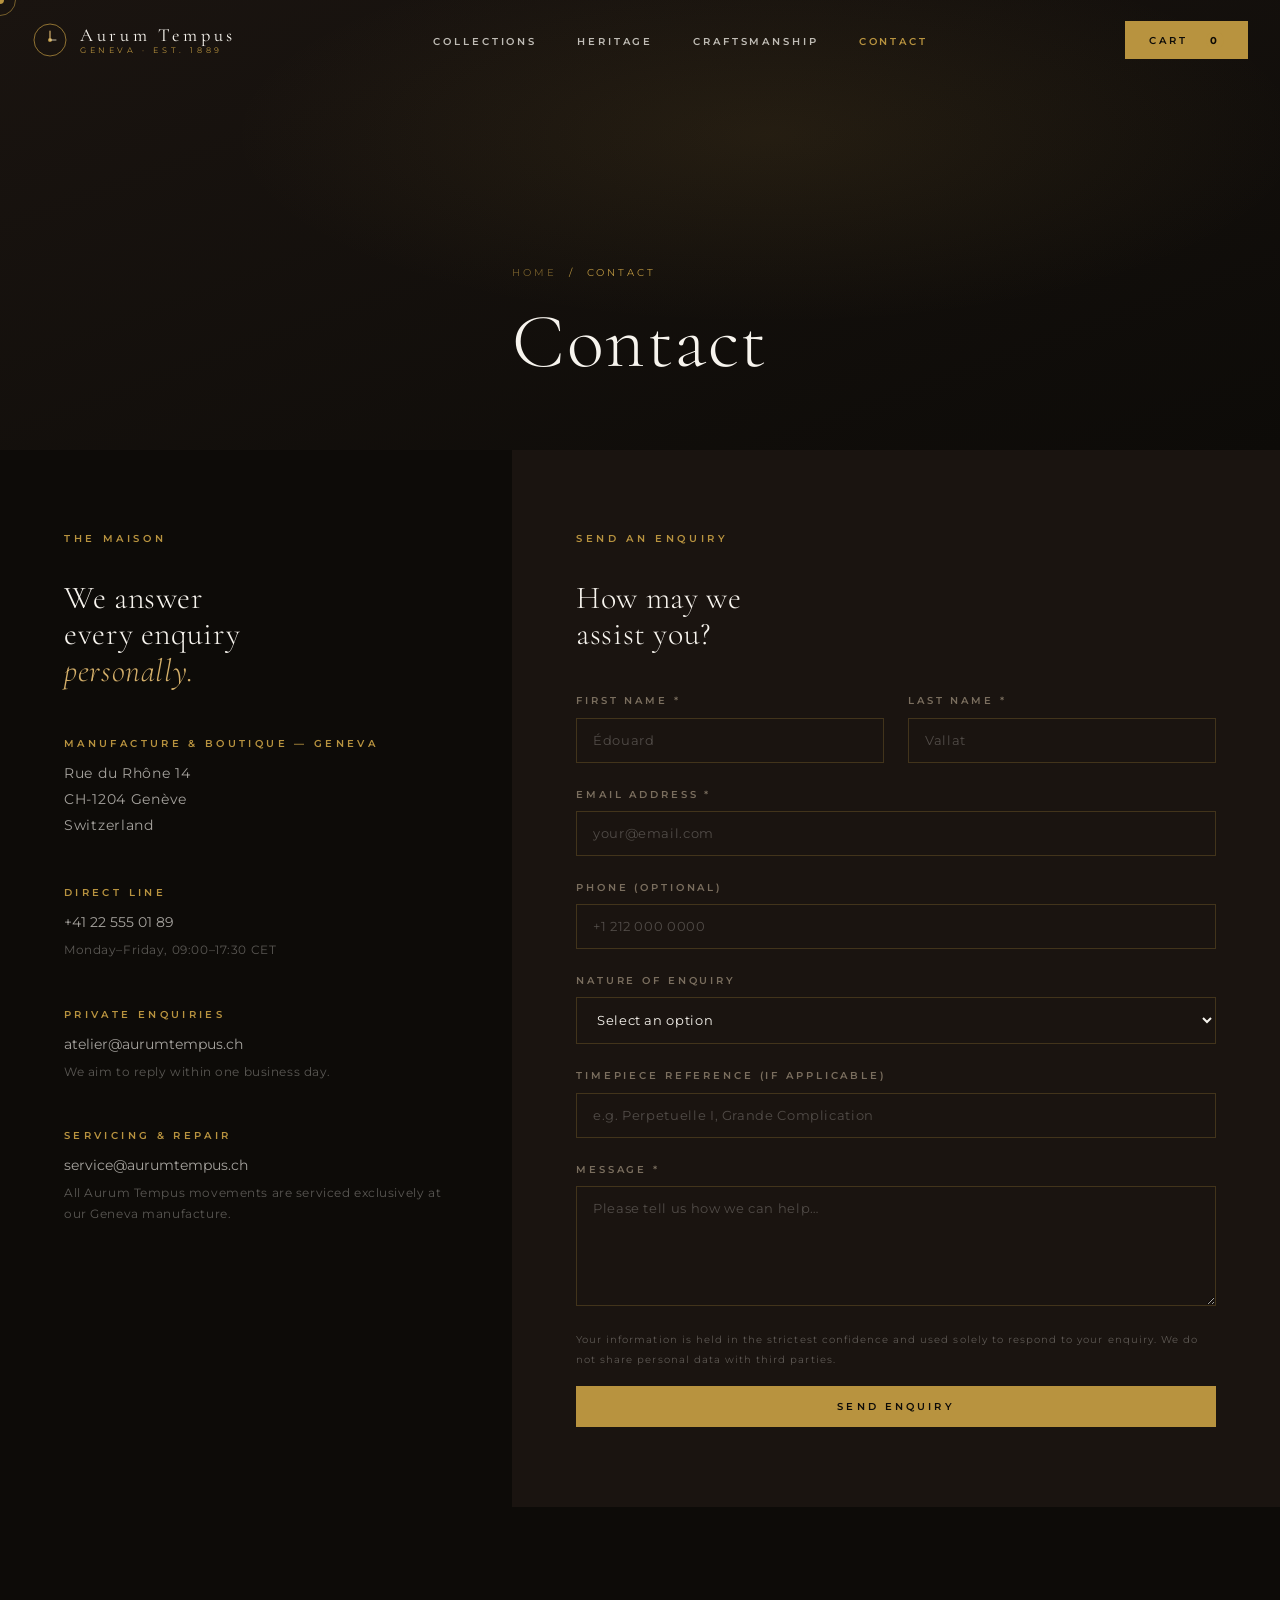
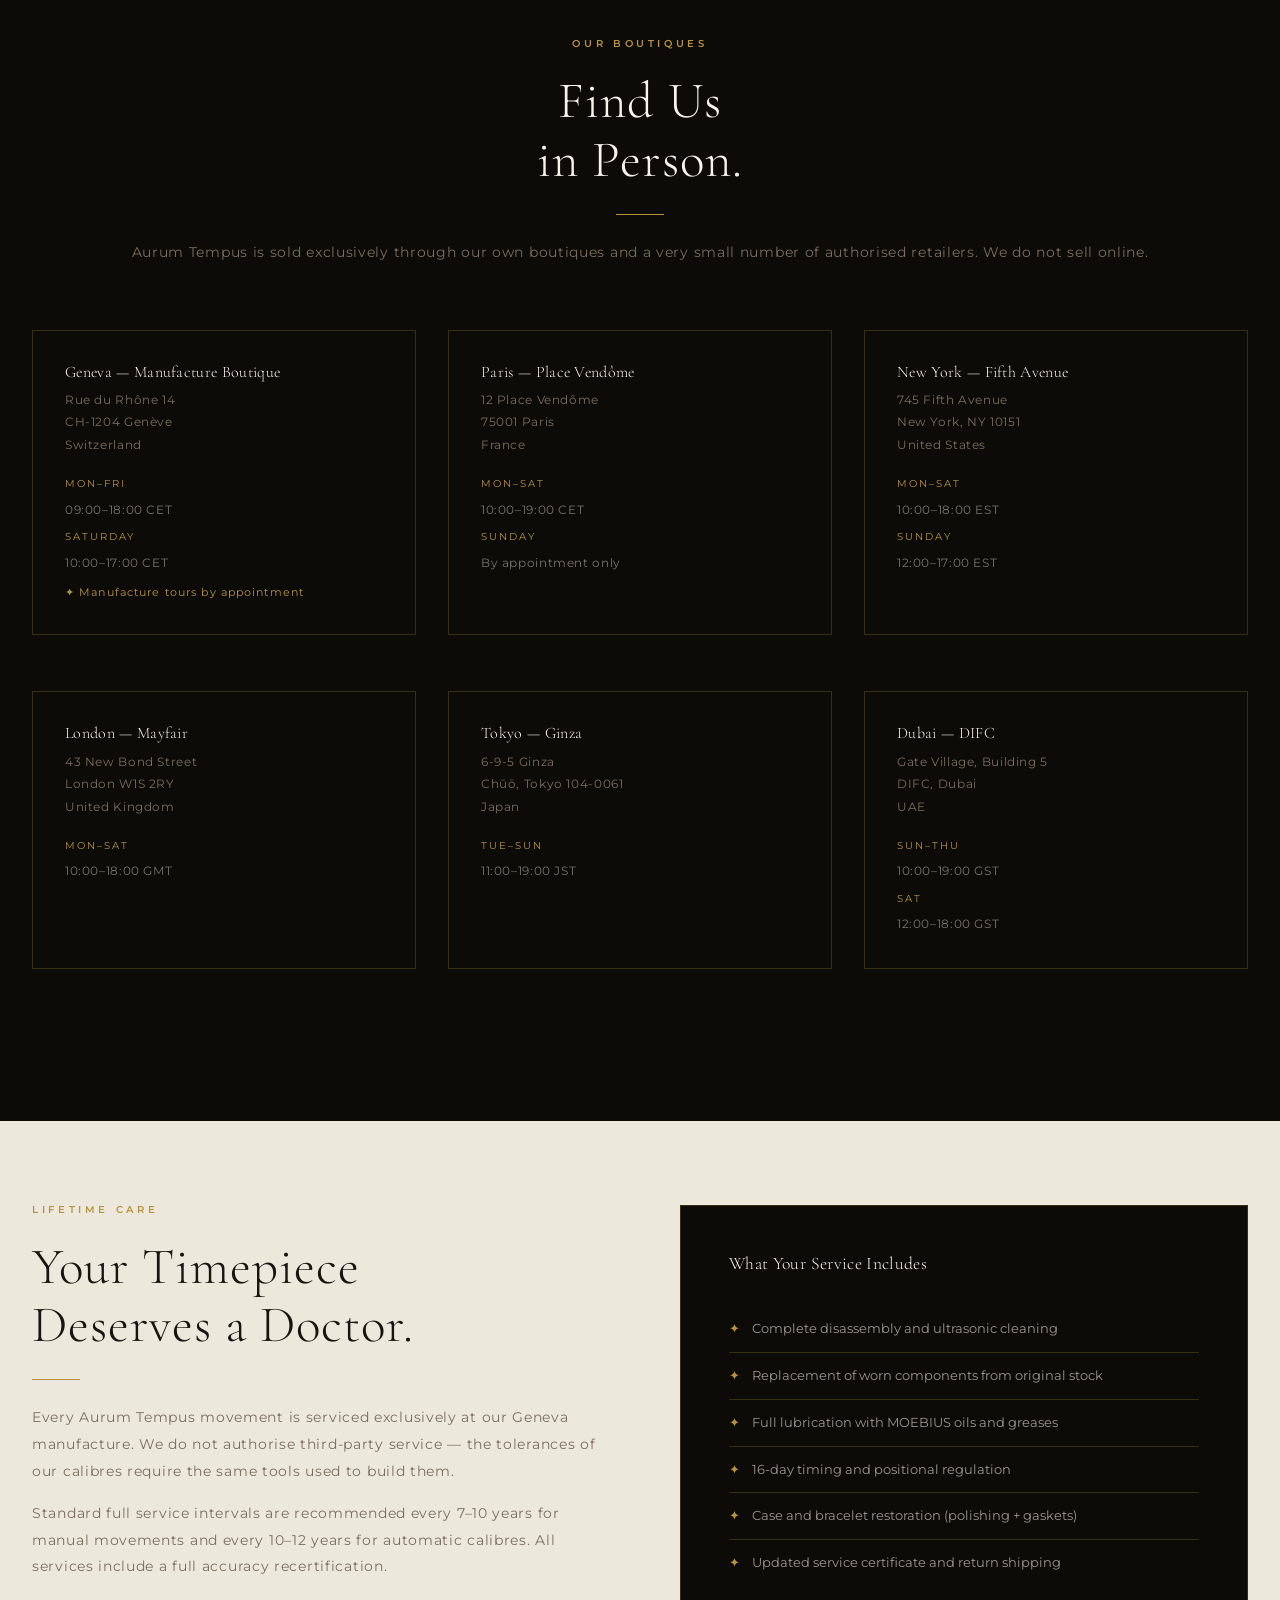
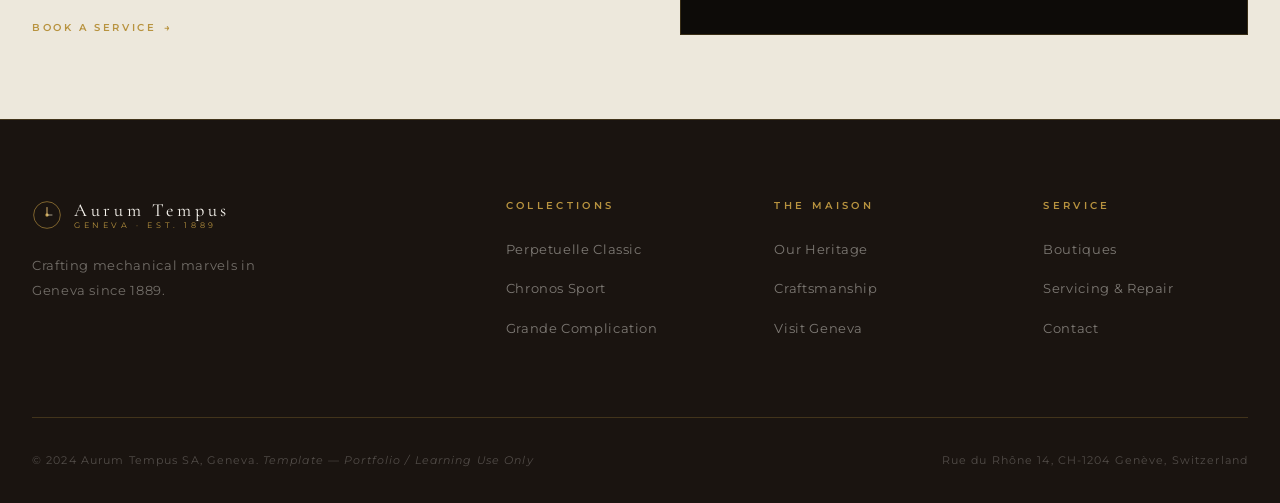
<file: docs/contact.html>
<!DOCTYPE html>
<html lang="en">
<head>
  <meta charset="UTF-8" />
  <meta name="viewport" content="width=device-width, initial-scale=1.0" />
  <title>Contact — Aurum Tempus</title>
  <meta name="description" content="Contact Aurum Tempus. Visit our Geneva boutique, request a consultation, or enquire about a specific timepiece." />
  <link rel="stylesheet" href="styles.css" />
  <style>
    .contact-grid { display: grid; grid-template-columns: 1fr 1.5fr; gap: 0; background: var(--border); }
    .contact-info { background: var(--dark); padding: 5rem 4rem; }
    .contact-form-side { background: var(--primary); padding: 5rem 4rem; }
    .contact-detail { margin-bottom: 3rem; }
    .contact-detail h5 { font-family: var(--font-body); font-size: 0.6rem; font-weight: 600; letter-spacing: 0.35em; text-transform: uppercase; color: var(--accent); margin-bottom: 0.75rem; }
    .contact-detail p, .contact-detail a { font-size: 0.9rem; color: rgba(247,244,238,0.65); line-height: 1.8; display: block; transition: color var(--transition); }
    .contact-detail a:hover { color: var(--accent); }
    .boutique-card { border: 1px solid var(--border); padding: 2rem; margin-bottom: 1.5rem; transition: border-color var(--transition); }
    .boutique-card:hover { border-color: var(--accent); }
    .boutique-card h4 { color: var(--text-light); margin-bottom: 0.5rem; font-size: 1rem; }
    .boutique-card p { font-size: 0.78rem; line-height: 1.8; }
    .boutique-hours { margin-top: 0.75rem; }
    .boutique-hours span { font-size: 0.6rem; letter-spacing: 0.2em; text-transform: uppercase; color: var(--accent); }
    @media (max-width: 768px) {
      .contact-grid { grid-template-columns: 1fr; }
      .contact-info, .contact-form-side { padding: 3rem 2rem; }
    }
  </style>
</head>
<body>
  <div class="page-transition"></div>
  <div class="cursor" aria-hidden="true"></div>
  <div class="cursor-ring" aria-hidden="true"></div>

  <nav class="nav scrolled" role="navigation" aria-label="Main navigation">
    <div class="nav-inner">
      <a href="index.html" class="nav-logo" aria-label="Aurum Tempus — Home">
        <svg viewBox="0 0 36 36" fill="none" xmlns="http://www.w3.org/2000/svg" aria-hidden="true">
          <circle cx="18" cy="18" r="16" stroke="#b8933f" stroke-width="0.75"/>
          <circle cx="18" cy="18" r="2" fill="#b8933f"/>
          <line x1="18" y1="18" x2="18" y2="9" stroke="#d4af6a" stroke-width="1.2" stroke-linecap="round"/>
          <line x1="18" y1="18" x2="24" y2="18" stroke="#f0e6c8" stroke-width="0.8" stroke-linecap="round"/>
        </svg>
        <div class="nav-logo-text">
          <span class="nav-logo-name">Aurum Tempus</span>
          <span class="nav-logo-sub">Geneva · Est. 1889</span>
        </div>
      </a>
      <ul class="nav-links">
        <li><a href="collections.html">Collections</a></li>
        <li><a href="heritage.html">Heritage</a></li>
        <li><a href="craftsmanship.html">Craftsmanship</a></li>
        <li><a href="contact.html" style="color:var(--accent)">Contact</a></li>
      </ul>
      <button class="btn btn-primary nav-cta cart-toggle" aria-label="Open cart">
      Cart <span class="cart-count">0</span>
      </button>
      <button class="nav-hamburger" aria-label="Open menu" aria-expanded="false"><span></span><span></span><span></span></button>
    </div>
  </nav>
  <div class="nav-mobile" role="dialog" aria-label="Mobile navigation">
    <a href="collections.html">Collections</a>
    <a href="heritage.html">Heritage</a>
    <a href="craftsmanship.html">Craftsmanship</a>
    <a href="contact.html">Contact</a>
  </div>

  <main>
    <section class="section-hero" aria-label="Contact page hero">
      <div class="section-hero-bg"></div>
      <div class="container section-hero-content">
        <nav class="breadcrumb" aria-label="Breadcrumb">
          <a href="index.html">Home</a>
          <span>/</span>
          <span>Contact</span>
        </nav>
        <h1>Contact</h1>
      </div>
    </section>

    <!-- Contact Grid -->
    <div class="contact-grid">
      <!-- Info side -->
      <div class="contact-info reveal">
        <span class="eyebrow" style="margin-bottom:2rem">The Maison</span>
        <h2 style="color:var(--text-light); font-size:2rem; margin-bottom:3rem">We answer<br/>every enquiry<br/><em style="color:var(--accent-light)">personally.</em></h2>

        <div class="contact-detail">
          <h5>Manufacture & Boutique — Geneva</h5>
          <p>Rue du Rhône 14<br/>CH-1204 Genève<br/>Switzerland</p>
        </div>
        <div class="contact-detail">
          <h5>Direct Line</h5>
          <a href="tel:+41225550189">+41 22 555 01 89</a>
          <p style="margin-top:0.25rem; font-size:0.72rem; opacity:0.5">Monday–Friday, 09:00–17:30 CET</p>
        </div>
        <div class="contact-detail">
          <h5>Private Enquiries</h5>
          <a href="mailto:atelier@aurumtempus.ch">atelier@aurumtempus.ch</a>
          <p style="margin-top:0.25rem; font-size:0.72rem; opacity:0.5">We aim to reply within one business day.</p>
        </div>
        <div class="contact-detail">
          <h5>Servicing & Repair</h5>
          <a href="mailto:service@aurumtempus.ch">service@aurumtempus.ch</a>
          <p style="margin-top:0.25rem; font-size:0.72rem; opacity:0.5">All Aurum Tempus movements are serviced exclusively at our Geneva manufacture.</p>
        </div>
      </div>

      <!-- Form side -->
      <div class="contact-form-side reveal reveal-delay-2">
        <span class="eyebrow" style="margin-bottom:2rem">Send an Enquiry</span>
        <h3 style="color:var(--text-light); margin-bottom:2.5rem; font-weight:300">How may we<br/>assist you?</h3>

        <form id="contact-form" aria-label="Contact enquiry form" novalidate>
          <div class="form-grid">
            <div class="form-group">
              <label for="first-name">First Name *</label>
              <input type="text" id="first-name" name="first-name" placeholder="Édouard" required aria-required="true"/>
            </div>
            <div class="form-group">
              <label for="last-name">Last Name *</label>
              <input type="text" id="last-name" name="last-name" placeholder="Vallat" required aria-required="true"/>
            </div>
            <div class="form-group form-full">
              <label for="email">Email Address *</label>
              <input type="email" id="email" name="email" placeholder="your@email.com" required aria-required="true"/>
            </div>
            <div class="form-group form-full">
              <label for="phone">Phone (Optional)</label>
              <input type="tel" id="phone" name="phone" placeholder="+1 212 000 0000"/>
            </div>
            <div class="form-group form-full">
              <label for="enquiry-type">Nature of Enquiry</label>
              <select id="enquiry-type" name="enquiry-type" aria-label="Select enquiry type">
                <option value="">Select an option</option>
                <option value="purchase">Purchase Enquiry</option>
                <option value="bespoke">Bespoke / Commission</option>
                <option value="boutique-visit">Boutique / Manufacture Visit</option>
                <option value="service">Servicing & Repair</option>
                <option value="authentication">Authentication Request</option>
                <option value="press">Press & Media</option>
                <option value="other">Other</option>
              </select>
            </div>
            <div class="form-group form-full">
              <label for="reference">Timepiece Reference (if applicable)</label>
              <input type="text" id="reference" name="reference" placeholder="e.g. Perpetuelle I, Grande Complication"/>
            </div>
            <div class="form-group form-full">
              <label for="message">Message *</label>
              <textarea id="message" name="message" placeholder="Please tell us how we can help…" required aria-required="true"></textarea>
            </div>
          </div>
          <div style="margin-top:1.5rem; margin-bottom:1rem">
            <p style="font-size:0.65rem; letter-spacing:0.1em; color:rgba(247,244,238,0.3)">Your information is held in the strictest confidence and used solely to respond to your enquiry. We do not share personal data with third parties.</p>
          </div>
          <button type="submit" class="btn btn-primary" style="width:100%; justify-content:center" aria-label="Send enquiry">Send Enquiry</button>
        </form>
      </div>
    </div>

    <!-- Boutiques -->
    <section class="section-pad" style="background:var(--dark)" aria-label="Boutique locations">
      <div class="container">
        <div class="reveal" style="text-align:center; margin-bottom:4rem">
          <span class="eyebrow">Our Boutiques</span>
          <h2 style="color:var(--text-light)">Find Us<br/>in Person.</h2>
          <div class="rule"></div>
          <p>Aurum Tempus is sold exclusively through our own boutiques and a very small number of authorised retailers. We do not sell online.</p>
        </div>
        <div class="grid-3 reveal">

          <div class="boutique-card">
            <h4>Geneva — Manufacture Boutique</h4>
            <p>Rue du Rhône 14<br/>CH-1204 Genève<br/>Switzerland</p>
            <div class="boutique-hours">
              <span>Mon–Fri</span>
              <p style="color:rgba(247,244,238,0.45); font-size:0.78rem; margin-top:0.2rem">09:00–18:00 CET</p>
              <span>Saturday</span>
              <p style="color:rgba(247,244,238,0.45); font-size:0.78rem; margin-top:0.2rem">10:00–17:00 CET</p>
              <p style="color:var(--accent); font-size:0.7rem; margin-top:0.5rem; letter-spacing:0.1em">✦ Manufacture tours by appointment</p>
            </div>
          </div>

          <div class="boutique-card">
            <h4>Paris — Place Vendôme</h4>
            <p>12 Place Vendôme<br/>75001 Paris<br/>France</p>
            <div class="boutique-hours">
              <span>Mon–Sat</span>
              <p style="color:rgba(247,244,238,0.45); font-size:0.78rem; margin-top:0.2rem">10:00–19:00 CET</p>
              <span>Sunday</span>
              <p style="color:rgba(247,244,238,0.45); font-size:0.78rem; margin-top:0.2rem">By appointment only</p>
            </div>
          </div>

          <div class="boutique-card">
            <h4>New York — Fifth Avenue</h4>
            <p>745 Fifth Avenue<br/>New York, NY 10151<br/>United States</p>
            <div class="boutique-hours">
              <span>Mon–Sat</span>
              <p style="color:rgba(247,244,238,0.45); font-size:0.78rem; margin-top:0.2rem">10:00–18:00 EST</p>
              <span>Sunday</span>
              <p style="color:rgba(247,244,238,0.45); font-size:0.78rem; margin-top:0.2rem">12:00–17:00 EST</p>
            </div>
          </div>

          <div class="boutique-card">
            <h4>London — Mayfair</h4>
            <p>43 New Bond Street<br/>London W1S 2RY<br/>United Kingdom</p>
            <div class="boutique-hours">
              <span>Mon–Sat</span>
              <p style="color:rgba(247,244,238,0.45); font-size:0.78rem; margin-top:0.2rem">10:00–18:00 GMT</p>
            </div>
          </div>

          <div class="boutique-card">
            <h4>Tokyo — Ginza</h4>
            <p>6-9-5 Ginza<br/>Chūō, Tokyo 104-0061<br/>Japan</p>
            <div class="boutique-hours">
              <span>Tue–Sun</span>
              <p style="color:rgba(247,244,238,0.45); font-size:0.78rem; margin-top:0.2rem">11:00–19:00 JST</p>
            </div>
          </div>

          <div class="boutique-card">
            <h4>Dubai — DIFC</h4>
            <p>Gate Village, Building 5<br/>DIFC, Dubai<br/>UAE</p>
            <div class="boutique-hours">
              <span>Sun–Thu</span>
              <p style="color:rgba(247,244,238,0.45); font-size:0.78rem; margin-top:0.2rem">10:00–19:00 GST</p>
              <span>Sat</span>
              <p style="color:rgba(247,244,238,0.45); font-size:0.78rem; margin-top:0.2rem">12:00–18:00 GST</p>
            </div>
          </div>

        </div>
      </div>
    </section>

    <!-- Service Note -->
    <section class="section-pad-sm section-cream" aria-label="Servicing information">
      <div class="container">
        <div class="grid-2 reveal" style="gap:5rem; align-items:center">
          <div>
            <span class="eyebrow">Lifetime Care</span>
            <h2>Your Timepiece<br/>Deserves a Doctor.</h2>
            <div class="rule rule-left"></div>
            <p>Every Aurum Tempus movement is serviced exclusively at our Geneva manufacture. We do not authorise third-party service — the tolerances of our calibres require the same tools used to build them.</p>
            <p style="margin-top:1rem; margin-bottom:2rem">Standard full service intervals are recommended every 7–10 years for manual movements and every 10–12 years for automatic calibres. All services include a full accuracy recertification.</p>
            <a href="#contact-form" class="btn-arrow">Book a Service</a>
          </div>
          <div style="background:var(--dark); padding:3rem; border: 1px solid var(--border)">
            <h4 style="color:var(--text-light); margin-bottom:2rem; font-size:1.1rem">What Your Service Includes</h4>
            <ul style="list-style:none">
              <li style="padding:0.75rem 0; border-bottom:1px solid var(--border); font-size:0.8rem; color:rgba(247,244,238,0.6); display:flex; align-items:center; gap:0.75rem"><span style="color:var(--accent)">✦</span>Complete disassembly and ultrasonic cleaning</li>
              <li style="padding:0.75rem 0; border-bottom:1px solid var(--border); font-size:0.8rem; color:rgba(247,244,238,0.6); display:flex; align-items:center; gap:0.75rem"><span style="color:var(--accent)">✦</span>Replacement of worn components from original stock</li>
              <li style="padding:0.75rem 0; border-bottom:1px solid var(--border); font-size:0.8rem; color:rgba(247,244,238,0.6); display:flex; align-items:center; gap:0.75rem"><span style="color:var(--accent)">✦</span>Full lubrication with MOEBIUS oils and greases</li>
              <li style="padding:0.75rem 0; border-bottom:1px solid var(--border); font-size:0.8rem; color:rgba(247,244,238,0.6); display:flex; align-items:center; gap:0.75rem"><span style="color:var(--accent)">✦</span>16-day timing and positional regulation</li>
              <li style="padding:0.75rem 0; border-bottom:1px solid var(--border); font-size:0.8rem; color:rgba(247,244,238,0.6); display:flex; align-items:center; gap:0.75rem"><span style="color:var(--accent)">✦</span>Case and bracelet restoration (polishing + gaskets)</li>
              <li style="padding:0.75rem 0; font-size:0.8rem; color:rgba(247,244,238,0.6); display:flex; align-items:center; gap:0.75rem"><span style="color:var(--accent)">✦</span>Updated service certificate and return shipping</li>
            </ul>
          </div>
        </div>
      </div>
    </section>

  </main>

  <footer class="footer" role="contentinfo">
    <div class="container">
      <div class="footer-grid">
        <div class="footer-brand">
          <a href="index.html" class="nav-logo" style="display:inline-flex">
            <svg viewBox="0 0 36 36" fill="none" xmlns="http://www.w3.org/2000/svg" style="width:30px;height:30px"><circle cx="18" cy="18" r="16" stroke="#b8933f" stroke-width="0.75"/><circle cx="18" cy="18" r="2" fill="#b8933f"/><line x1="18" y1="18" x2="18" y2="9" stroke="#d4af6a" stroke-width="1.2" stroke-linecap="round"/><line x1="18" y1="18" x2="24" y2="18" stroke="#f0e6c8" stroke-width="0.8" stroke-linecap="round"/></svg>
            <div class="nav-logo-text"><span class="nav-logo-name">Aurum Tempus</span><span class="nav-logo-sub">Geneva · Est. 1889</span></div>
          </a>
          <p>Crafting mechanical marvels in Geneva since 1889.</p>
        </div>
        <div class="footer-col"><h5>Collections</h5><ul><li><a href="collections.html">Perpetuelle Classic</a></li><li><a href="collections.html">Chronos Sport</a></li><li><a href="collections.html">Grande Complication</a></li></ul></div>
        <div class="footer-col"><h5>The Maison</h5><ul><li><a href="heritage.html">Our Heritage</a></li><li><a href="craftsmanship.html">Craftsmanship</a></li><li><a href="contact.html">Visit Geneva</a></li></ul></div>
        <div class="footer-col"><h5>Service</h5><ul><li><a href="contact.html">Boutiques</a></li><li><a href="contact.html">Servicing & Repair</a></li><li><a href="contact.html">Contact</a></li></ul></div>
      </div>
      <div class="footer-bottom">
        <p>© 2024 Aurum Tempus SA, Geneva. <em>Template — Portfolio / Learning Use Only</em></p>
        <p>Rue du Rhône 14, CH-1204 Genève, Switzerland</p>
      </div>
    </div>
  </footer>
  <!-- Cart Drawer -->
<div class="cart-drawer" id="cart-drawer" aria-hidden="true">
  <div class="cart-drawer-inner">
    <div class="cart-drawer-header">
      <span class="eyebrow">Your Selection</span>
      <button class="cart-close" aria-label="Close cart">✕</button>
    </div>
    <div class="cart-items" id="cart-items">
      <p class="cart-empty">Your cart is empty.</p>
    </div>
    <div class="cart-footer" id="cart-footer" style="display:none">
      <div class="cart-total">
        <span>Total</span>
        <span id="cart-total-price">CHF 0</span>
      </div>
      <button class="btn btn-primary" id="checkout-btn" style="width:100%">Proceed to Checkout</button>
    </div>
  </div>
</div>
<div class="cart-overlay" id="cart-overlay"></div>

<!-- Checkout Modal -->
<div class="checkout-modal" id="checkout-modal" aria-hidden="true">
  <div class="checkout-modal-inner">
    <button class="cart-close checkout-close" aria-label="Close checkout">✕</button>
    <div class="checkout-steps">
      <!-- Step 1: Details -->
      <div class="checkout-step active" id="step-1">
        <span class="eyebrow">Step 1 of 3</span>
        <h3>Your Details</h3>
        <div class="rule"></div>
        <div class="checkout-form">
          <input type="text"  placeholder="Full Name"     id="c-name"    />
          <input type="email" placeholder="Email Address" id="c-email"   />
          <input type="text"  placeholder="Address"       id="c-address" />
          <div class="checkout-form-row">
            <input type="text" placeholder="City"        id="c-city"    />
            <input type="text" placeholder="Postal Code" id="c-postal"  />
          </div>
          <input type="text" placeholder="Country" id="c-country" />
        </div>
        <button class="btn btn-primary" id="step-1-next" style="width:100%;margin-top:1.5rem">Continue to Payment</button>
      </div>
      <!-- Step 2: Payment -->
      <div class="checkout-step" id="step-2">
        <span class="eyebrow">Step 2 of 3</span>
        <h3>Payment</h3>
        <div class="rule"></div>
        <div class="checkout-form">
          <input type="text" placeholder="Cardholder Name"       id="c-card-name"   />
          <input type="text" placeholder="Card Number"           id="c-card-number" maxlength="19" />
          <div class="checkout-form-row">
            <input type="text" placeholder="MM / YY"  id="c-expiry" maxlength="7" />
            <input type="text" placeholder="CVV"      id="c-cvv"    maxlength="4" />
          </div>
        </div>
        <p style="font-size:0.65rem;letter-spacing:0.1em;color:var(--text-muted);margin-top:1rem">
          ✦ This is a portfolio demo. No real payment is processed.
        </p>
        <div style="display:flex;gap:1rem;margin-top:1.5rem">
          <button class="btn btn-ghost-dark" id="step-2-back" style="flex:1">Back</button>
          <button class="btn btn-primary"    id="step-2-next" style="flex:2">Review Order</button>
        </div>
      </div>
      <!-- Step 3: Confirmation -->
      <div class="checkout-step" id="step-3">
        <span class="eyebrow">Step 3 of 3</span>
        <h3>Order Confirmed</h3>
        <div class="rule"></div>
        <div class="confirmation-icon">✦</div>
        <p id="confirmation-msg"></p>
        <div id="order-summary"></div>
        <button class="btn btn-primary" id="step-3-close" style="width:100%;margin-top:2rem">Return to Collections</button>
      </div>
    </div>
  </div>
</div>
  <script src="script.js"></script>
</body>
</html>
</file>
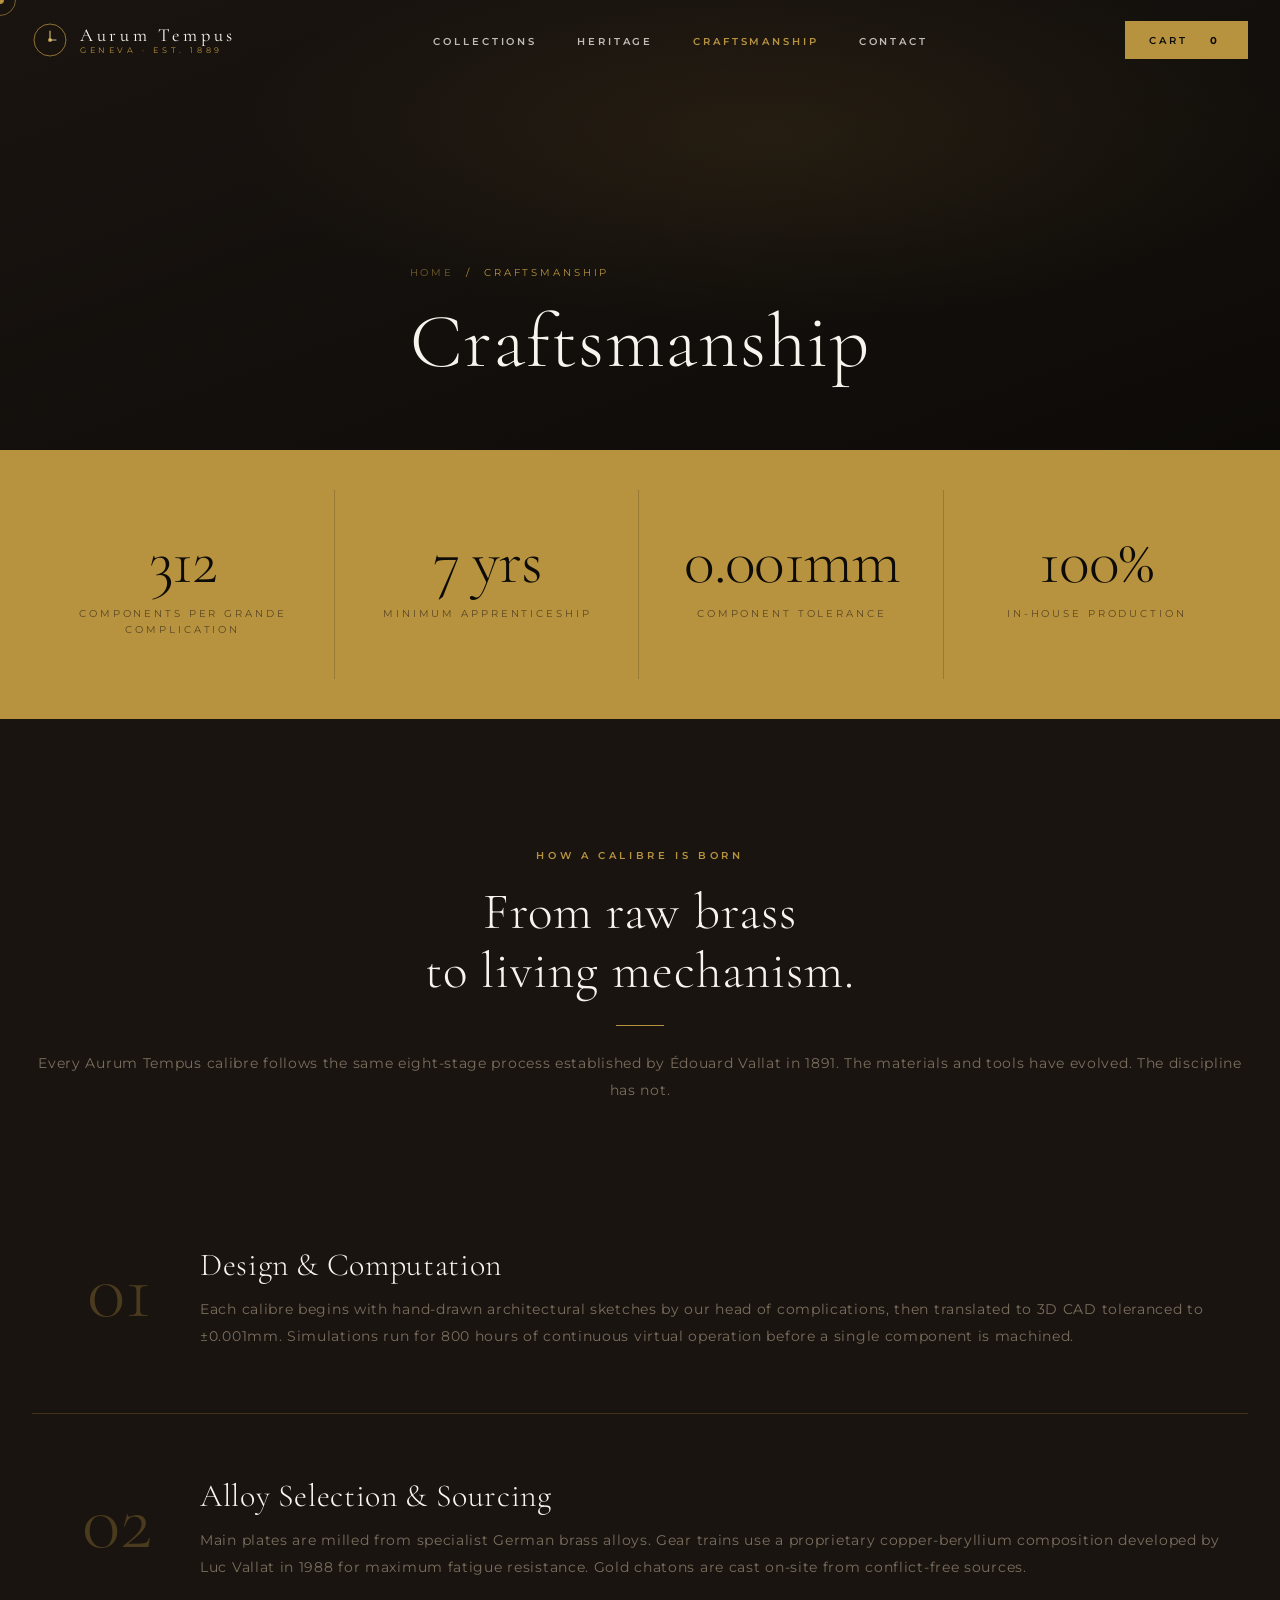
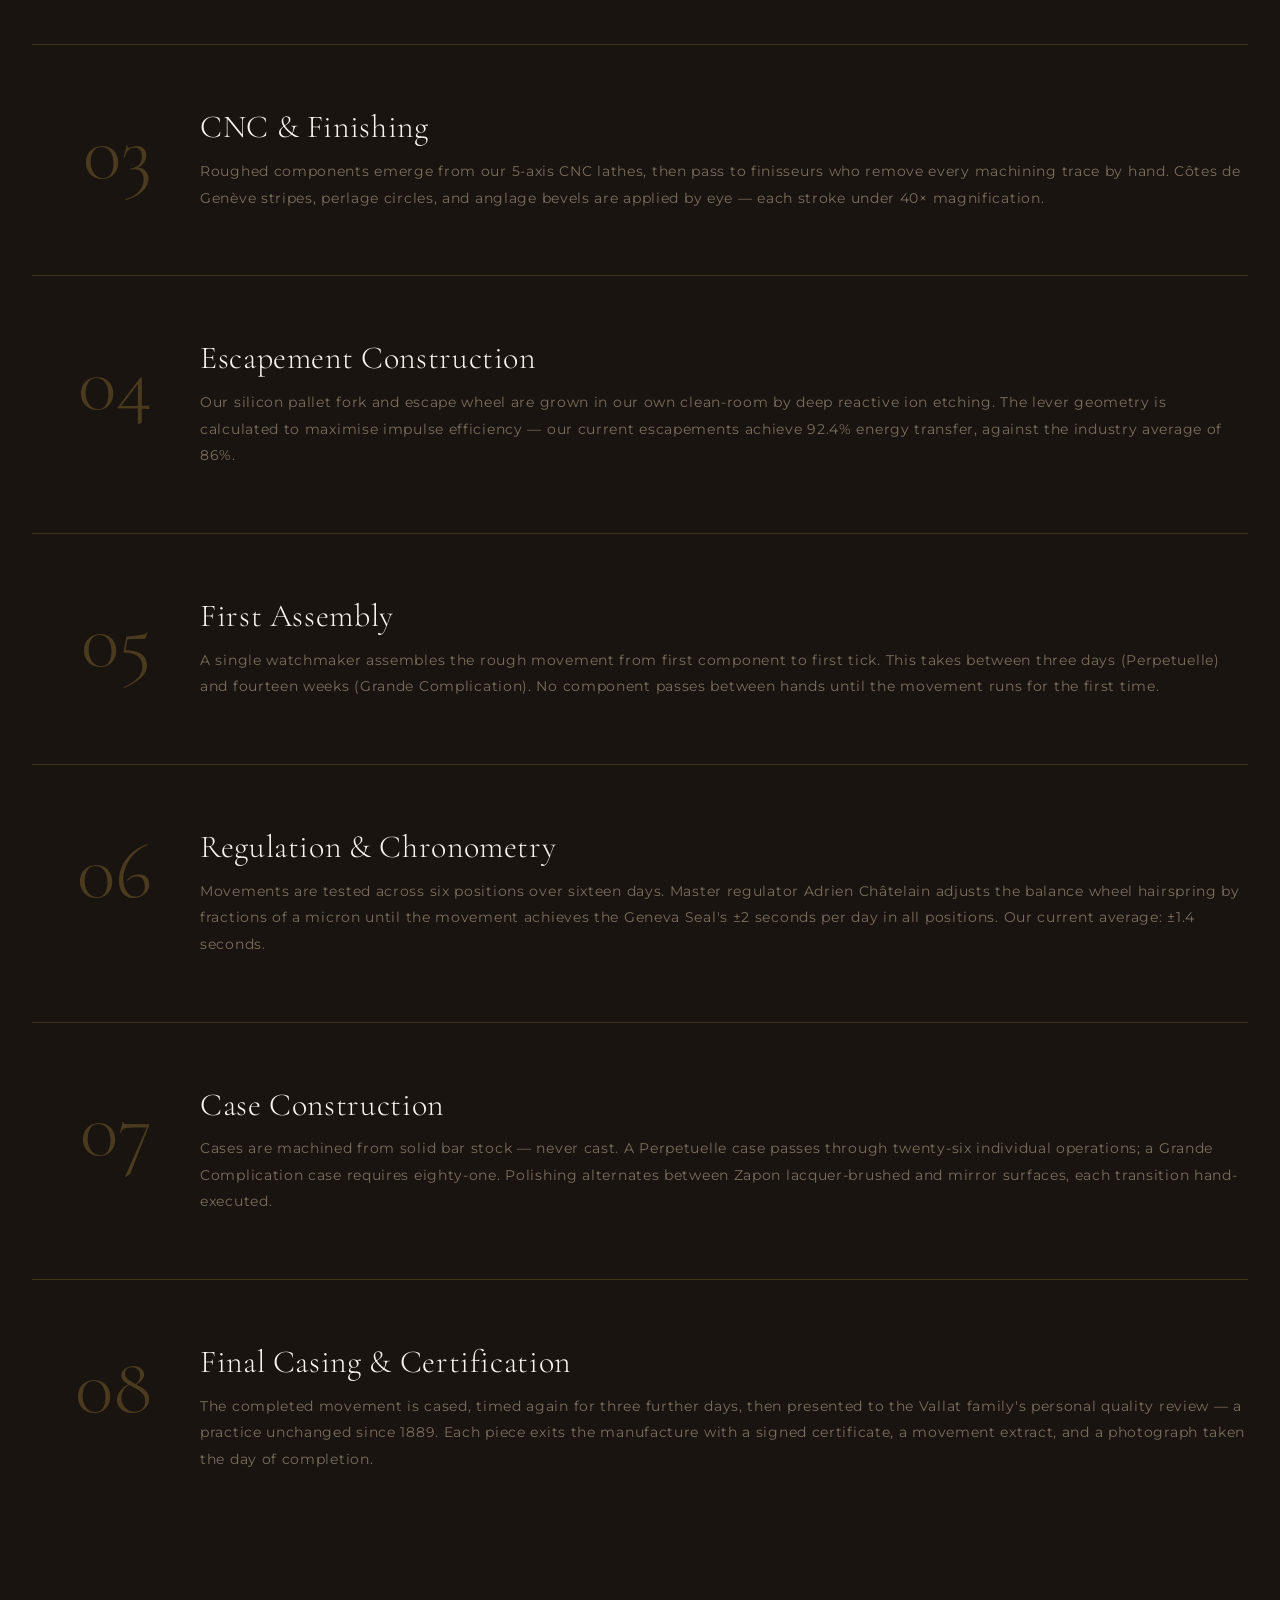
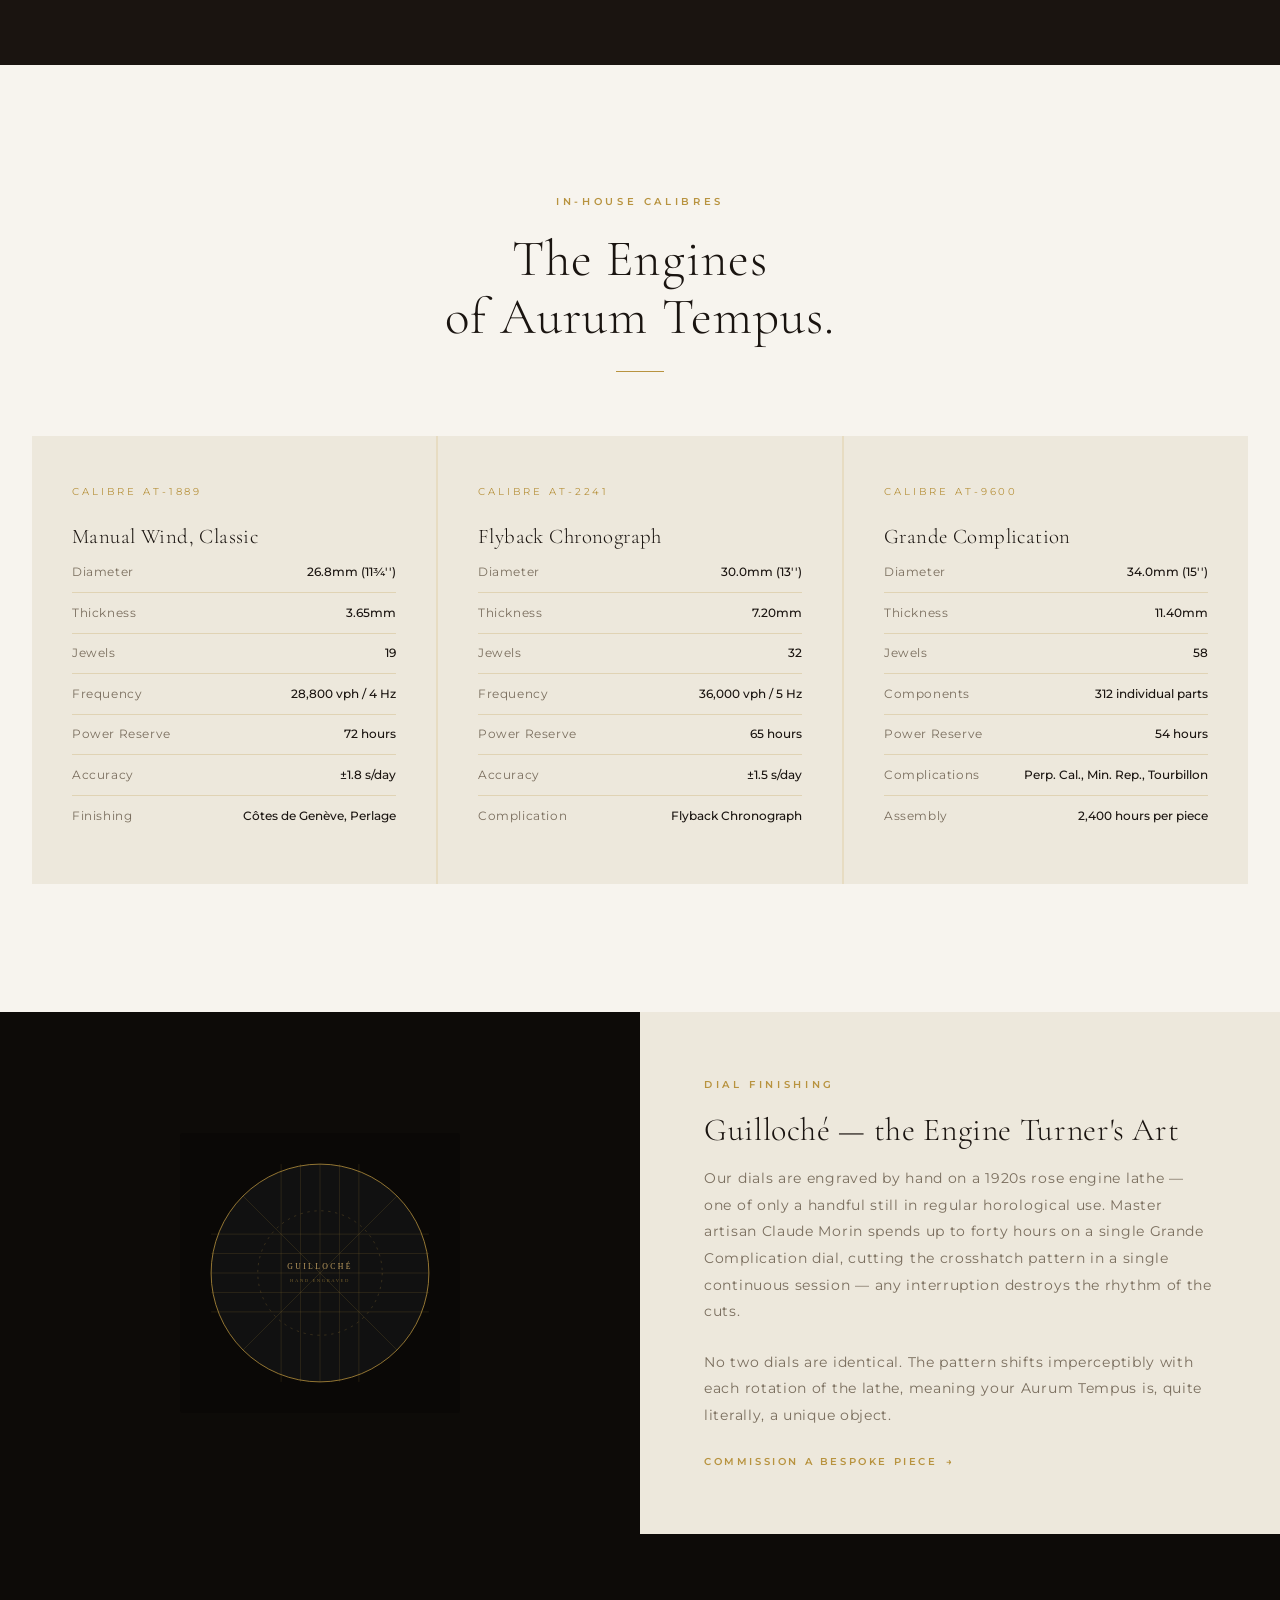
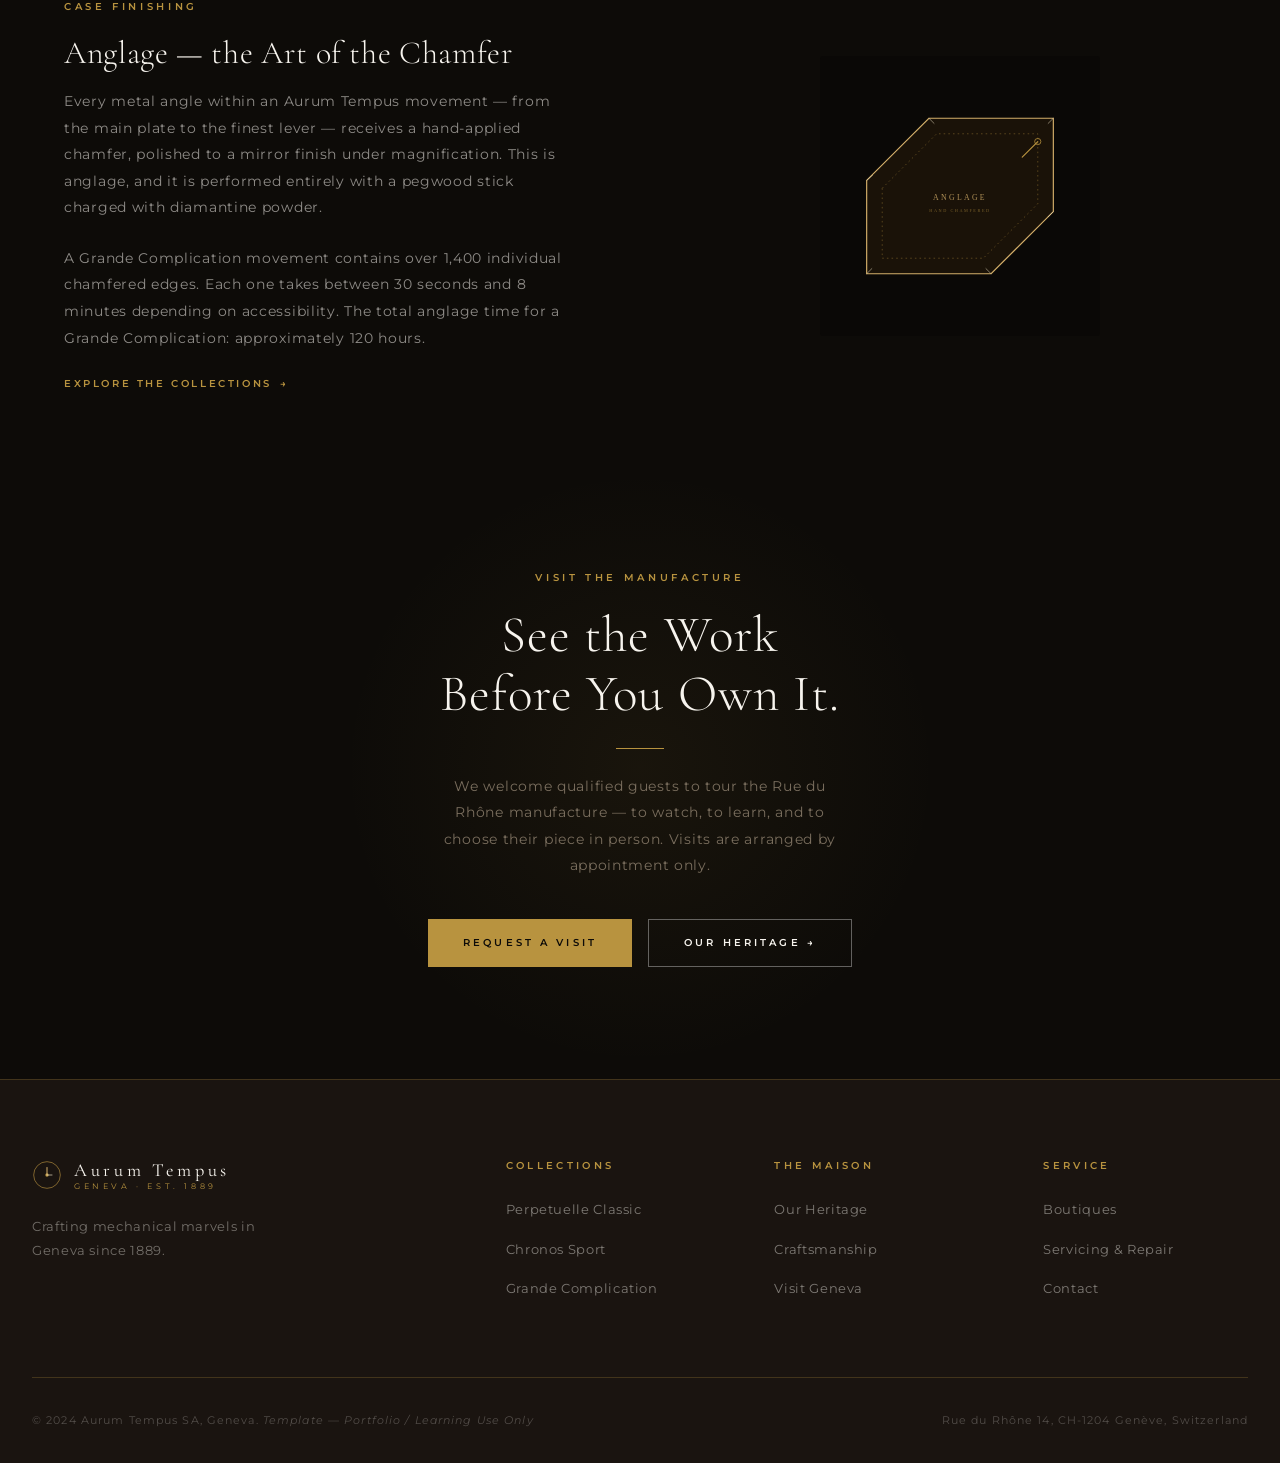
<file: docs/craftsmanship.html>
<!DOCTYPE html>
<html lang="en">
<head>
  <meta charset="UTF-8" />
  <meta name="viewport" content="width=device-width, initial-scale=1.0" />
  <title>Craftsmanship — Aurum Tempus</title>
  <meta name="description" content="The movements, techniques, and disciplines behind every Aurum Tempus timepiece." />
  <link rel="stylesheet" href="styles.css" />
  <style>
    .process-steps { counter-reset: step-counter; }
    .process-step { display: grid; grid-template-columns: 120px 1fr; gap: 3rem; align-items: start; padding: 4rem 0; border-bottom: 1px solid var(--border); }
    .process-step:last-child { border-bottom: none; }
    .step-number { font-family: var(--font-display); font-size: 5rem; font-weight: 300; color: var(--accent); opacity: 0.3; line-height: 1; text-align: right; padding-top: 0.2rem; }
    .step-content h3 { margin-bottom: 0.75rem; color: var(--text-light); }
    .step-content p { margin-bottom: 0; }
    .movements-grid { display: grid; grid-template-columns: repeat(3, 1fr); gap: 2px; background: var(--border); }
    .movement-card { background: var(--cream); padding: 3rem 2.5rem; }
    .movement-card h4 { color: var(--text); margin-bottom: 0.25rem; }
    .movement-ref { font-size: 0.6rem; letter-spacing: 0.3em; text-transform: uppercase; color: var(--accent); margin-bottom: 1.5rem; display: block; }
    .movement-spec { display: flex; justify-content: space-between; align-items: center; padding: 0.6rem 0; border-bottom: 1px solid var(--border); font-size: 0.75rem; }
    .movement-spec:last-of-type { border-bottom: none; }
    .movement-spec-k { color: var(--text-muted); letter-spacing: 0.05em; }
    .movement-spec-v { color: var(--text); font-weight: 500; }
    .discipline-row { display: grid; grid-template-columns: 1fr 1fr; min-height: 480px; }
    .discipline-img { background: var(--dark); display: flex; align-items: center; justify-content: center; padding: 3rem; }
    .discipline-text { padding: 4rem; display: flex; flex-direction: column; justify-content: center; }
    .discipline-text h3 { margin-bottom: 1rem; }
    .discipline-text p { margin-bottom: 1.5rem; }
    @media (max-width: 768px) {
      .process-step { grid-template-columns: 60px 1fr; gap: 1.5rem; }
      .step-number { font-size: 3rem; }
      .movements-grid { grid-template-columns: 1fr; }
      .discipline-row { grid-template-columns: 1fr; }
    }
  </style>
</head>
<body>
  <div class="page-transition"></div>
  <div class="cursor" aria-hidden="true"></div>
  <div class="cursor-ring" aria-hidden="true"></div>

  <nav class="nav scrolled" role="navigation" aria-label="Main navigation">
    <div class="nav-inner">
      <a href="index.html" class="nav-logo" aria-label="Aurum Tempus — Home">
        <svg viewBox="0 0 36 36" fill="none" xmlns="http://www.w3.org/2000/svg" aria-hidden="true">
          <circle cx="18" cy="18" r="16" stroke="#b8933f" stroke-width="0.75"/>
          <circle cx="18" cy="18" r="2" fill="#b8933f"/>
          <line x1="18" y1="18" x2="18" y2="9" stroke="#d4af6a" stroke-width="1.2" stroke-linecap="round"/>
          <line x1="18" y1="18" x2="24" y2="18" stroke="#f0e6c8" stroke-width="0.8" stroke-linecap="round"/>
        </svg>
        <div class="nav-logo-text">
          <span class="nav-logo-name">Aurum Tempus</span>
          <span class="nav-logo-sub">Geneva · Est. 1889</span>
        </div>
      </a>
      <ul class="nav-links">
        <li><a href="collections.html">Collections</a></li>
        <li><a href="heritage.html">Heritage</a></li>
        <li><a href="craftsmanship.html" style="color:var(--accent)">Craftsmanship</a></li>
        <li><a href="contact.html">Contact</a></li>
      </ul>
      <button class="btn btn-primary nav-cta cart-toggle" aria-label="Open cart">
      Cart <span class="cart-count">0</span>
      </button>
      <button class="nav-hamburger" aria-label="Open menu" aria-expanded="false"><span></span><span></span><span></span></button>
    </div>
  </nav>
  <div class="nav-mobile" role="dialog" aria-label="Mobile navigation">
    <a href="collections.html">Collections</a>
    <a href="heritage.html">Heritage</a>
    <a href="craftsmanship.html">Craftsmanship</a>
    <a href="contact.html">Contact</a>
  </div>

  <main>
    <section class="section-hero" aria-label="Craftsmanship page hero">
      <div class="section-hero-bg"></div>
      <div class="container section-hero-content">
        <nav class="breadcrumb" aria-label="Breadcrumb">
          <a href="index.html">Home</a>
          <span>/</span>
          <span>Craftsmanship</span>
        </nav>
        <h1>Craftsmanship</h1>
      </div>
    </section>

    <!-- Intro stat bar -->
    <section style="background:var(--accent); padding:2.5rem 0" aria-label="Craftsmanship key numbers">
      <div class="container">
        <div class="stats-grid" style="background:transparent">
          <div class="stat-item" style="border-color:rgba(26,20,16,0.2)">
            <div class="stat-number" style="color:var(--dark)" data-count="312" data-suffix="">0</div>
            <div class="stat-label" style="color:rgba(26,20,16,0.6)">Components per Grande Complication</div>
          </div>
          <div class="stat-item" style="border-color:rgba(26,20,16,0.2)">
            <div class="stat-number" style="color:var(--dark)" data-count="7" data-suffix=" yrs">0</div>
            <div class="stat-label" style="color:rgba(26,20,16,0.6)">Minimum Apprenticeship</div>
          </div>
          <div class="stat-item" style="border-color:rgba(26,20,16,0.2)">
            <div class="stat-number" style="color:var(--dark)" data-count="0.001" data-suffix="mm" data-decimals="3">0</div>
            <div class="stat-label" style="color:rgba(26,20,16,0.6)">Component Tolerance</div>
          </div>
          <div class="stat-item" style="border-color:transparent">
            <div class="stat-number" style="color:var(--dark)" data-count="100" data-suffix="%">0</div>
            <div class="stat-label" style="color:rgba(26,20,16,0.6)">In-House Production</div>
          </div>
        </div>
      </div>
    </section>

    <!-- Process -->
    <section class="section-pad" style="background:var(--primary)" aria-label="Making process">
      <div class="container">
        <div class="reveal" style="text-align:center; margin-bottom:5rem">
          <span class="eyebrow">How a Calibre is Born</span>
          <h2 style="color:var(--text-light)">From raw brass<br/>to living mechanism.</h2>
          <div class="rule"></div>
          <p>Every Aurum Tempus calibre follows the same eight-stage process established by Édouard Vallat in 1891. The materials and tools have evolved. The discipline has not.</p>
        </div>
        <div class="process-steps">
          <div class="process-step reveal">
            <div class="step-number">01</div>
            <div class="step-content">
              <h3>Design & Computation</h3>
              <p>Each calibre begins with hand-drawn architectural sketches by our head of complications, then translated to 3D CAD toleranced to ±0.001mm. Simulations run for 800 hours of continuous virtual operation before a single component is machined.</p>
            </div>
          </div>
          <div class="process-step reveal">
            <div class="step-number">02</div>
            <div class="step-content">
              <h3>Alloy Selection & Sourcing</h3>
              <p>Main plates are milled from specialist German brass alloys. Gear trains use a proprietary copper-beryllium composition developed by Luc Vallat in 1988 for maximum fatigue resistance. Gold chatons are cast on-site from conflict-free sources.</p>
            </div>
          </div>
          <div class="process-step reveal">
            <div class="step-number">03</div>
            <div class="step-content">
              <h3>CNC & Finishing</h3>
              <p>Roughed components emerge from our 5-axis CNC lathes, then pass to finisseurs who remove every machining trace by hand. Côtes de Genève stripes, perlage circles, and anglage bevels are applied by eye — each stroke under 40× magnification.</p>
            </div>
          </div>
          <div class="process-step reveal">
            <div class="step-number">04</div>
            <div class="step-content">
              <h3>Escapement Construction</h3>
              <p>Our silicon pallet fork and escape wheel are grown in our own clean-room by deep reactive ion etching. The lever geometry is calculated to maximise impulse efficiency — our current escapements achieve 92.4% energy transfer, against the industry average of 86%.</p>
            </div>
          </div>
          <div class="process-step reveal">
            <div class="step-number">05</div>
            <div class="step-content">
              <h3>First Assembly</h3>
              <p>A single watchmaker assembles the rough movement from first component to first tick. This takes between three days (Perpetuelle) and fourteen weeks (Grande Complication). No component passes between hands until the movement runs for the first time.</p>
            </div>
          </div>
          <div class="process-step reveal">
            <div class="step-number">06</div>
            <div class="step-content">
              <h3>Regulation & Chronometry</h3>
              <p>Movements are tested across six positions over sixteen days. Master regulator Adrien Châtelain adjusts the balance wheel hairspring by fractions of a micron until the movement achieves the Geneva Seal's ±2 seconds per day in all positions. Our current average: ±1.4 seconds.</p>
            </div>
          </div>
          <div class="process-step reveal">
            <div class="step-number">07</div>
            <div class="step-content">
              <h3>Case Construction</h3>
              <p>Cases are machined from solid bar stock — never cast. A Perpetuelle case passes through twenty-six individual operations; a Grande Complication case requires eighty-one. Polishing alternates between Zapon lacquer-brushed and mirror surfaces, each transition hand-executed.</p>
            </div>
          </div>
          <div class="process-step reveal">
            <div class="step-number">08</div>
            <div class="step-content">
              <h3>Final Casing & Certification</h3>
              <p>The completed movement is cased, timed again for three further days, then presented to the Vallat family's personal quality review — a practice unchanged since 1889. Each piece exits the manufacture with a signed certificate, a movement extract, and a photograph taken the day of completion.</p>
            </div>
          </div>
        </div>
      </div>
    </section>

    <!-- Movements Reference -->
    <section class="section-pad section-light" aria-label="In-house calibres">
      <div class="container">
        <div class="reveal" style="text-align:center; margin-bottom:4rem">
          <span class="eyebrow">In-House Calibres</span>
          <h2>The Engines<br/>of Aurum Tempus.</h2>
          <div class="rule"></div>
        </div>
        <div class="movements-grid reveal">
          <div class="movement-card">
            <span class="movement-ref">Calibre AT-1889</span>
            <h4>Manual Wind, Classic</h4>
            <div class="movement-spec"><span class="movement-spec-k">Diameter</span><span class="movement-spec-v">26.8mm (11¾'')</span></div>
            <div class="movement-spec"><span class="movement-spec-k">Thickness</span><span class="movement-spec-v">3.65mm</span></div>
            <div class="movement-spec"><span class="movement-spec-k">Jewels</span><span class="movement-spec-v">19</span></div>
            <div class="movement-spec"><span class="movement-spec-k">Frequency</span><span class="movement-spec-v">28,800 vph / 4 Hz</span></div>
            <div class="movement-spec"><span class="movement-spec-k">Power Reserve</span><span class="movement-spec-v">72 hours</span></div>
            <div class="movement-spec"><span class="movement-spec-k">Accuracy</span><span class="movement-spec-v">±1.8 s/day</span></div>
            <div class="movement-spec"><span class="movement-spec-k">Finishing</span><span class="movement-spec-v">Côtes de Genève, Perlage</span></div>
          </div>
          <div class="movement-card">
            <span class="movement-ref">Calibre AT-2241</span>
            <h4>Flyback Chronograph</h4>
            <div class="movement-spec"><span class="movement-spec-k">Diameter</span><span class="movement-spec-v">30.0mm (13'')</span></div>
            <div class="movement-spec"><span class="movement-spec-k">Thickness</span><span class="movement-spec-v">7.20mm</span></div>
            <div class="movement-spec"><span class="movement-spec-k">Jewels</span><span class="movement-spec-v">32</span></div>
            <div class="movement-spec"><span class="movement-spec-k">Frequency</span><span class="movement-spec-v">36,000 vph / 5 Hz</span></div>
            <div class="movement-spec"><span class="movement-spec-k">Power Reserve</span><span class="movement-spec-v">65 hours</span></div>
            <div class="movement-spec"><span class="movement-spec-k">Accuracy</span><span class="movement-spec-v">±1.5 s/day</span></div>
            <div class="movement-spec"><span class="movement-spec-k">Complication</span><span class="movement-spec-v">Flyback Chronograph</span></div>
          </div>
          <div class="movement-card">
            <span class="movement-ref">Calibre AT-9600</span>
            <h4>Grande Complication</h4>
            <div class="movement-spec"><span class="movement-spec-k">Diameter</span><span class="movement-spec-v">34.0mm (15'')</span></div>
            <div class="movement-spec"><span class="movement-spec-k">Thickness</span><span class="movement-spec-v">11.40mm</span></div>
            <div class="movement-spec"><span class="movement-spec-k">Jewels</span><span class="movement-spec-v">58</span></div>
            <div class="movement-spec"><span class="movement-spec-k">Components</span><span class="movement-spec-v">312 individual parts</span></div>
            <div class="movement-spec"><span class="movement-spec-k">Power Reserve</span><span class="movement-spec-v">54 hours</span></div>
            <div class="movement-spec"><span class="movement-spec-k">Complications</span><span class="movement-spec-v">Perp. Cal., Min. Rep., Tourbillon</span></div>
            <div class="movement-spec"><span class="movement-spec-k">Assembly</span><span class="movement-spec-v">2,400 hours per piece</span></div>
          </div>
        </div>
      </div>
    </section>

    <!-- Discipline Rows -->
    <section aria-label="Finishing disciplines">
      <div class="discipline-row">
        <div class="discipline-img">
          <svg viewBox="0 0 360 360" xmlns="http://www.w3.org/2000/svg" style="width:min(280px,80%)">
            <!-- Guilloché pattern -->
            <rect width="360" height="360" fill="#0a0806" rx="4"/>
            <circle cx="180" cy="180" r="140" fill="#111" stroke="#b8933f" stroke-width="1"/>
            <g stroke="#b8933f" stroke-width="0.4" opacity="0.5">
              <!-- Radial guilloché suggestion -->
              <line x1="180" y1="40" x2="180" y2="320"/>
              <line x1="40" y1="180" x2="320" y2="180"/>
              <line x1="81" y1="81" x2="279" y2="279"/>
              <line x1="279" y1="81" x2="81" y2="279"/>
              <line x1="40" y1="130" x2="320" y2="130"/>
              <line x1="40" y1="155" x2="320" y2="155"/>
              <line x1="40" y1="205" x2="320" y2="205"/>
              <line x1="40" y1="230" x2="320" y2="230"/>
              <line x1="130" y1="40" x2="130" y2="320"/>
              <line x1="155" y1="40" x2="155" y2="320"/>
              <line x1="205" y1="40" x2="205" y2="320"/>
              <line x1="230" y1="40" x2="230" y2="320"/>
            </g>
            <circle cx="180" cy="180" r="80" fill="none" stroke="#b8933f" stroke-width="0.3" stroke-dasharray="3 6"/>
            <text x="180" y="175" text-anchor="middle" font-family="Georgia,serif" font-size="10" letter-spacing="3" fill="#d4af6a" opacity="0.9">GUILLOCHÉ</text>
            <text x="180" y="192" text-anchor="middle" font-family="Georgia,serif" font-size="6" letter-spacing="2" fill="#b8933f" opacity="0.6">HAND ENGRAVED</text>
          </svg>
        </div>
        <div class="discipline-text section-cream">
          <span class="eyebrow">Dial Finishing</span>
          <h3>Guilloché — the Engine Turner's Art</h3>
          <p>Our dials are engraved by hand on a 1920s rose engine lathe — one of only a handful still in regular horological use. Master artisan Claude Morin spends up to forty hours on a single Grande Complication dial, cutting the crosshatch pattern in a single continuous session — any interruption destroys the rhythm of the cuts.</p>
          <p>No two dials are identical. The pattern shifts imperceptibly with each rotation of the lathe, meaning your Aurum Tempus is, quite literally, a unique object.</p>
          <a href="contact.html" class="btn-arrow">Commission a Bespoke Piece</a>
        </div>
      </div>
      <div class="discipline-row">
        <div class="discipline-text section-dark">
          <span class="eyebrow">Case Finishing</span>
          <h3>Anglage — the Art of the Chamfer</h3>
          <p>Every metal angle within an Aurum Tempus movement — from the main plate to the finest lever — receives a hand-applied chamfer, polished to a mirror finish under magnification. This is anglage, and it is performed entirely with a pegwood stick charged with diamantine powder.</p>
          <p>A Grande Complication movement contains over 1,400 individual chamfered edges. Each one takes between 30 seconds and 8 minutes depending on accessibility. The total anglage time for a Grande Complication: approximately 120 hours.</p>
          <a href="collections.html" class="btn-arrow" style="color:var(--accent)">Explore the Collections</a>
        </div>
        <div class="discipline-img">
          <svg viewBox="0 0 360 360" xmlns="http://www.w3.org/2000/svg" style="width:min(280px,80%)">
            <rect width="360" height="360" fill="#0a0806" rx="4"/>
            <!-- Angular component with chamfers -->
            <g transform="translate(60, 80)">
              <polygon points="0,80 80,0 240,0 240,120 160,200 0,200" fill="#1a1208" stroke="#d4af6a" stroke-width="1.5"/>
              <!-- Chamfer highlight lines -->
              <line x1="0" y1="80" x2="8" y2="73" stroke="#f0e6c8" stroke-width="0.8" opacity="0.8"/>
              <line x1="80" y1="0" x2="87" y2="7" stroke="#f0e6c8" stroke-width="0.8" opacity="0.8"/>
              <line x1="240" y1="0" x2="233" y2="7" stroke="#f0e6c8" stroke-width="0.8" opacity="0.8"/>
              <line x1="240" y1="120" x2="233" y2="127" stroke="#f0e6c8" stroke-width="0.8" opacity="0.8"/>
              <line x1="160" y1="200" x2="153" y2="193" stroke="#f0e6c8" stroke-width="0.8" opacity="0.8"/>
              <line x1="0" y1="200" x2="7" y2="193" stroke="#f0e6c8" stroke-width="0.8" opacity="0.8"/>
              <!-- Inner detail -->
              <polygon points="20,90 90,20 220,20 220,110 150,180 20,180" fill="none" stroke="#b8933f" stroke-width="0.5" stroke-dasharray="2 4"/>
              <text x="120" y="105" text-anchor="middle" font-family="Georgia,serif" font-size="10" letter-spacing="3" fill="#d4af6a" opacity="0.8">ANGLAGE</text>
              <text x="120" y="120" text-anchor="middle" font-family="Georgia,serif" font-size="5.5" letter-spacing="2" fill="#b8933f" opacity="0.6">HAND CHAMFERED</text>
              <!-- Pegwood tool hint -->
              <line x1="200" y1="50" x2="220" y2="30" stroke="#b8933f" stroke-width="1.5" stroke-linecap="round"/>
              <circle cx="220" cy="30" r="4" fill="none" stroke="#b8933f" stroke-width="1"/>
            </g>
          </svg>
        </div>
      </div>
    </section>

    <section class="cta-section" aria-label="Contact CTA">
      <div class="container reveal">
        <span class="eyebrow">Visit the Manufacture</span>
        <h2>See the Work<br/>Before You Own It.</h2>
        <div class="rule"></div>
        <p>We welcome qualified guests to tour the Rue du Rhône manufacture — to watch, to learn, and to choose their piece in person. Visits are arranged by appointment only.</p>
        <div style="display:flex; gap:1rem; justify-content:center; flex-wrap:wrap; margin-top:2rem">
          <a href="contact.html" class="btn btn-primary">Request a Visit</a>
          <a href="heritage.html" class="btn btn-ghost">Our Heritage →</a>
        </div>
      </div>
    </section>
  </main>

  <footer class="footer" role="contentinfo">
    <div class="container">
      <div class="footer-grid">
        <div class="footer-brand">
          <a href="index.html" class="nav-logo" style="display:inline-flex">
            <svg viewBox="0 0 36 36" fill="none" xmlns="http://www.w3.org/2000/svg" style="width:30px;height:30px"><circle cx="18" cy="18" r="16" stroke="#b8933f" stroke-width="0.75"/><circle cx="18" cy="18" r="2" fill="#b8933f"/><line x1="18" y1="18" x2="18" y2="9" stroke="#d4af6a" stroke-width="1.2" stroke-linecap="round"/><line x1="18" y1="18" x2="24" y2="18" stroke="#f0e6c8" stroke-width="0.8" stroke-linecap="round"/></svg>
            <div class="nav-logo-text"><span class="nav-logo-name">Aurum Tempus</span><span class="nav-logo-sub">Geneva · Est. 1889</span></div>
          </a>
          <p>Crafting mechanical marvels in Geneva since 1889.</p>
        </div>
        <div class="footer-col"><h5>Collections</h5><ul><li><a href="collections.html">Perpetuelle Classic</a></li><li><a href="collections.html">Chronos Sport</a></li><li><a href="collections.html">Grande Complication</a></li></ul></div>
        <div class="footer-col"><h5>The Maison</h5><ul><li><a href="heritage.html">Our Heritage</a></li><li><a href="craftsmanship.html">Craftsmanship</a></li><li><a href="contact.html">Visit Geneva</a></li></ul></div>
        <div class="footer-col"><h5>Service</h5><ul><li><a href="contact.html">Boutiques</a></li><li><a href="contact.html">Servicing & Repair</a></li><li><a href="contact.html">Contact</a></li></ul></div>
      </div>
      <div class="footer-bottom">
        <p>© 2024 Aurum Tempus SA, Geneva. <em>Template — Portfolio / Learning Use Only</em></p>
        <p>Rue du Rhône 14, CH-1204 Genève, Switzerland</p>
      </div>
    </div>
  </footer>
  <!-- Cart Drawer -->
<div class="cart-drawer" id="cart-drawer" aria-hidden="true">
  <div class="cart-drawer-inner">
    <div class="cart-drawer-header">
      <span class="eyebrow">Your Selection</span>
      <button class="cart-close" aria-label="Close cart">✕</button>
    </div>
    <div class="cart-items" id="cart-items">
      <p class="cart-empty">Your cart is empty.</p>
    </div>
    <div class="cart-footer" id="cart-footer" style="display:none">
      <div class="cart-total">
        <span>Total</span>
        <span id="cart-total-price">CHF 0</span>
      </div>
      <button class="btn btn-primary" id="checkout-btn" style="width:100%">Proceed to Checkout</button>
    </div>
  </div>
</div>
<div class="cart-overlay" id="cart-overlay"></div>

<!-- Checkout Modal -->
<div class="checkout-modal" id="checkout-modal" aria-hidden="true">
  <div class="checkout-modal-inner">
    <button class="cart-close checkout-close" aria-label="Close checkout">✕</button>
    <div class="checkout-steps">
      <!-- Step 1: Details -->
      <div class="checkout-step active" id="step-1">
        <span class="eyebrow">Step 1 of 3</span>
        <h3>Your Details</h3>
        <div class="rule"></div>
        <div class="checkout-form">
          <input type="text"  placeholder="Full Name"     id="c-name"    />
          <input type="email" placeholder="Email Address" id="c-email"   />
          <input type="text"  placeholder="Address"       id="c-address" />
          <div class="checkout-form-row">
            <input type="text" placeholder="City"        id="c-city"    />
            <input type="text" placeholder="Postal Code" id="c-postal"  />
          </div>
          <input type="text" placeholder="Country" id="c-country" />
        </div>
        <button class="btn btn-primary" id="step-1-next" style="width:100%;margin-top:1.5rem">Continue to Payment</button>
      </div>
      <!-- Step 2: Payment -->
      <div class="checkout-step" id="step-2">
        <span class="eyebrow">Step 2 of 3</span>
        <h3>Payment</h3>
        <div class="rule"></div>
        <div class="checkout-form">
          <input type="text" placeholder="Cardholder Name"       id="c-card-name"   />
          <input type="text" placeholder="Card Number"           id="c-card-number" maxlength="19" />
          <div class="checkout-form-row">
            <input type="text" placeholder="MM / YY"  id="c-expiry" maxlength="7" />
            <input type="text" placeholder="CVV"      id="c-cvv"    maxlength="4" />
          </div>
        </div>
        <p style="font-size:0.65rem;letter-spacing:0.1em;color:var(--text-muted);margin-top:1rem">
          ✦ This is a portfolio demo. No real payment is processed.
        </p>
        <div style="display:flex;gap:1rem;margin-top:1.5rem">
          <button class="btn btn-ghost-dark" id="step-2-back" style="flex:1">Back</button>
          <button class="btn btn-primary"    id="step-2-next" style="flex:2">Review Order</button>
        </div>
      </div>
      <!-- Step 3: Confirmation -->
      <div class="checkout-step" id="step-3">
        <span class="eyebrow">Step 3 of 3</span>
        <h3>Order Confirmed</h3>
        <div class="rule"></div>
        <div class="confirmation-icon">✦</div>
        <p id="confirmation-msg"></p>
        <div id="order-summary"></div>
        <button class="btn btn-primary" id="step-3-close" style="width:100%;margin-top:2rem">Return to Collections</button>
      </div>
    </div>
  </div>
</div>
  <script src="script.js"></script>
</body>
</html>
</file>
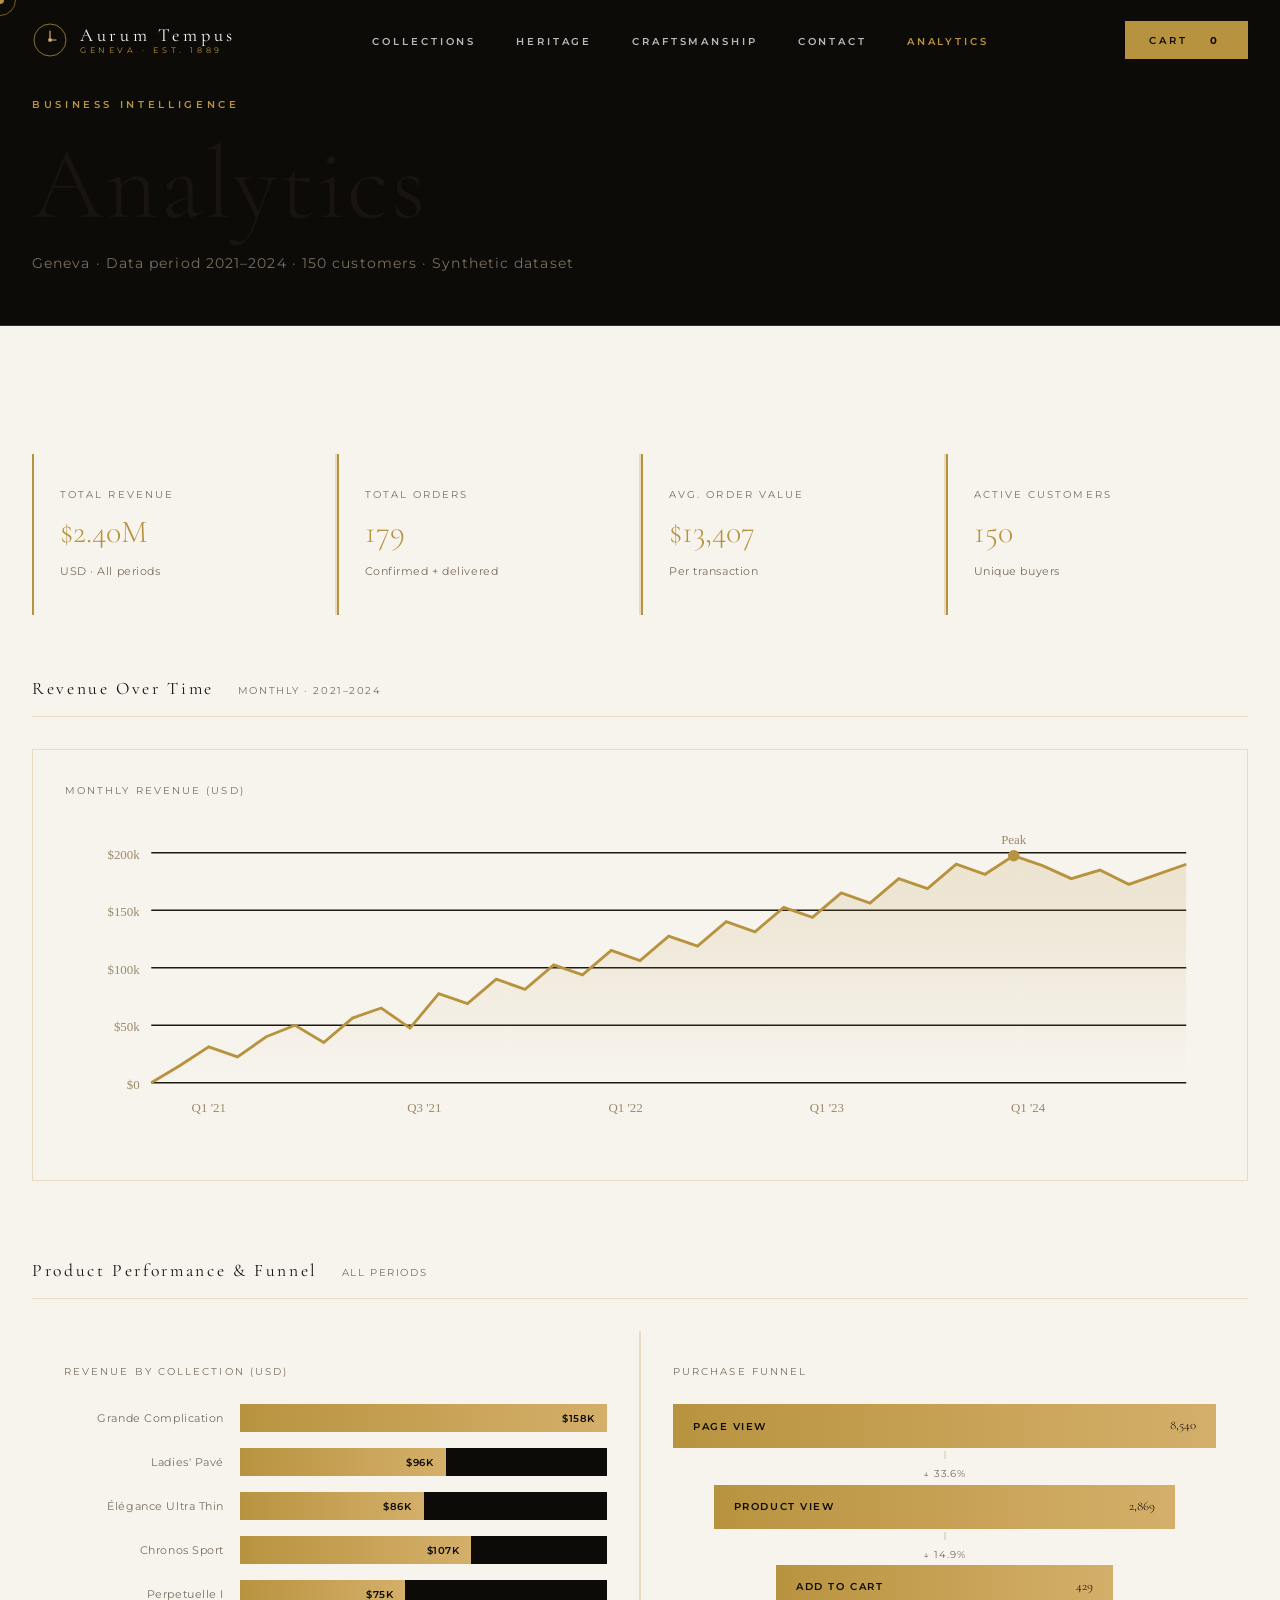
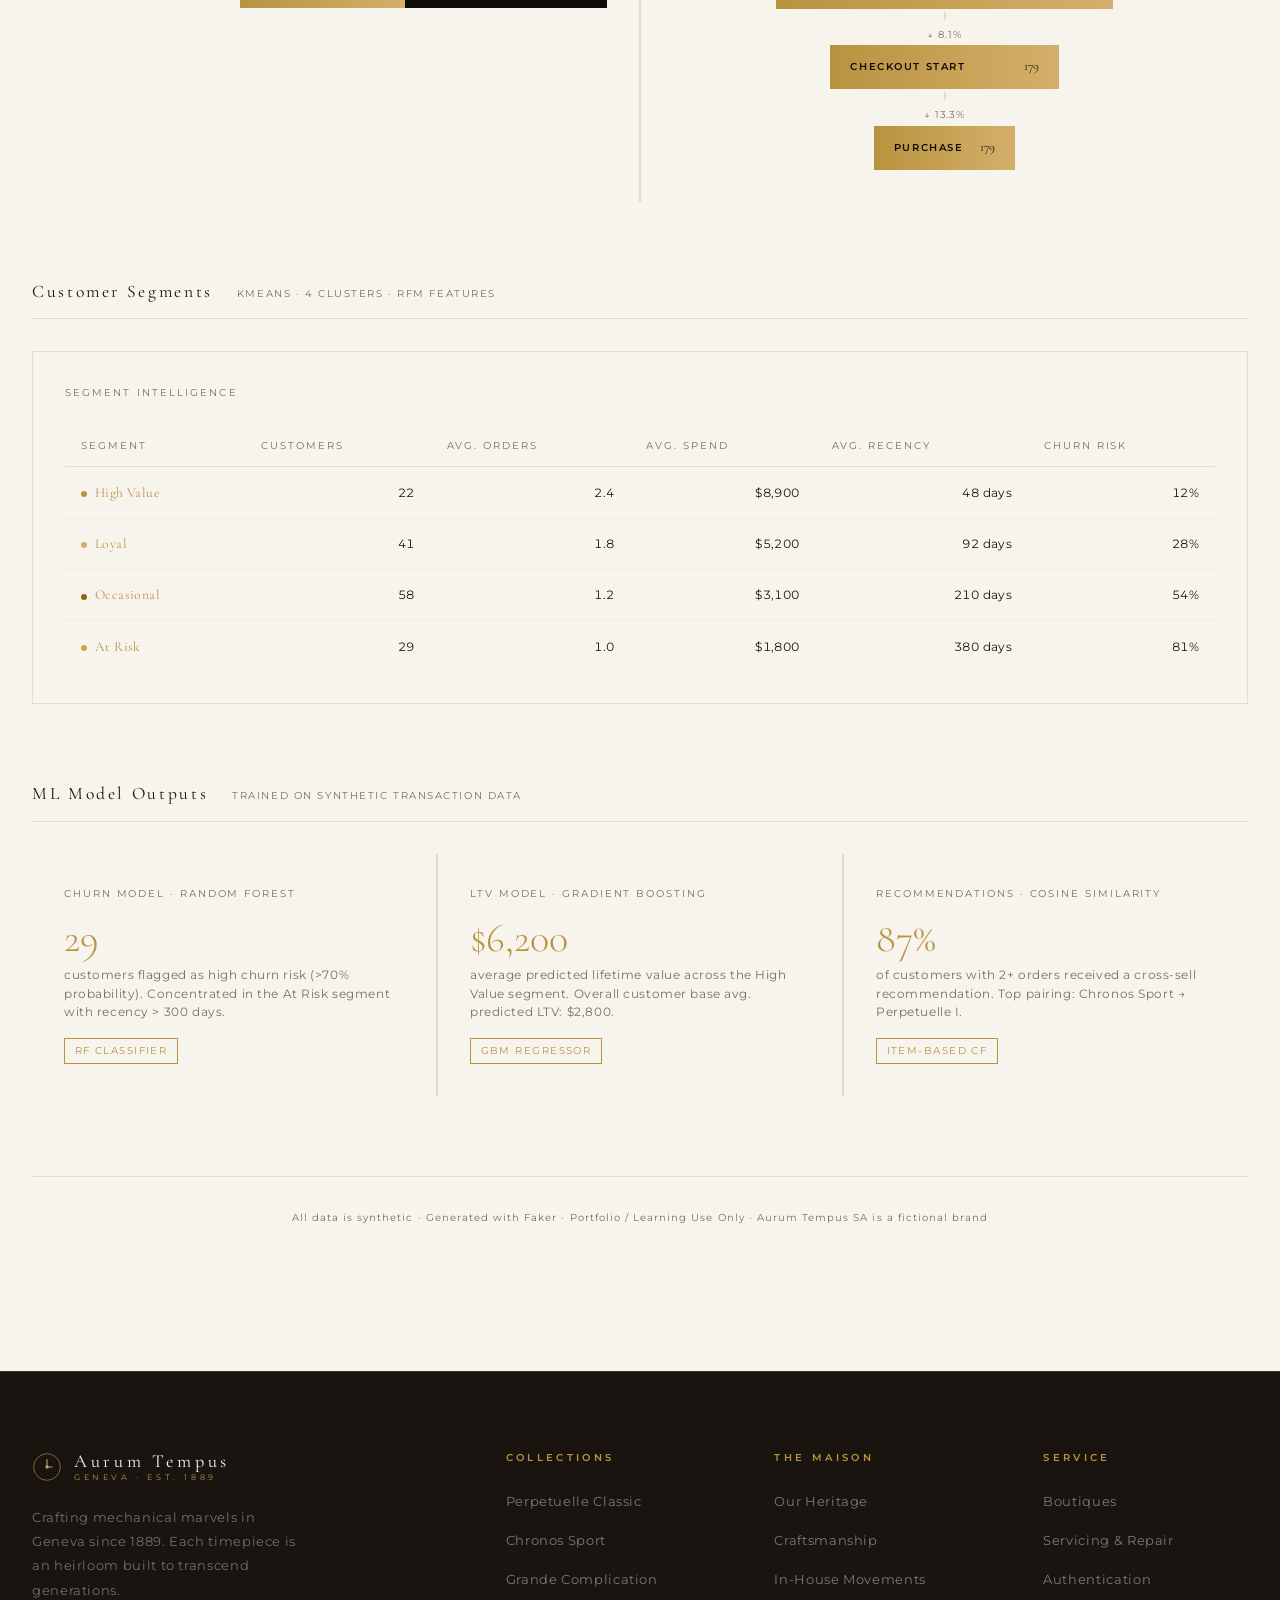
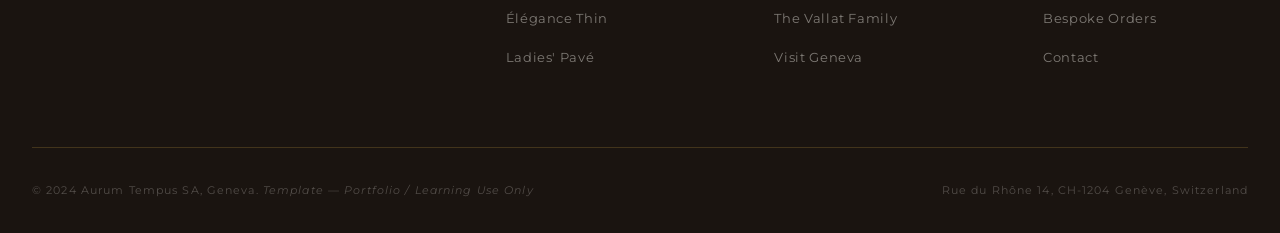
<file: docs/dashboard.html>
<!DOCTYPE html>
<html lang="en">
<head>
  <meta charset="UTF-8" />
  <meta name="viewport" content="width=device-width, initial-scale=1.0" />
  <title>Analytics — Aurum Tempus</title>
  <meta name="description" content="Business intelligence dashboard for Aurum Tempus — revenue, funnel, customer segments, and ML insights." />
  <link rel="stylesheet" href="styles.css" />
  <style>
    /* ── Dashboard-specific styles ── */
    .dash-hero {
      background: var(--dark);
      padding: 6rem 0 3rem;
      border-bottom: 1px solid var(--border);
    }
    .dash-hero .eyebrow { margin-bottom: 0.75rem; display: block; }
    .dash-hero h1 { margin-bottom: 0.5rem; }
    .dash-hero p  { color: var(--text-muted); font-size: 0.85rem; letter-spacing: 0.08em; }

    /* ── KPI Cards ── */
    .kpi-grid {
      display: grid;
      grid-template-columns: repeat(4, 1fr);
      gap: 2px;
      background: var(--border);
      margin-bottom: 4rem;
    }
    .kpi-card {
      background: var(--light);
      padding: 2rem 1.75rem;
      position: relative;
      overflow: hidden;
    }
    .kpi-card::before {
      content: '';
      position: absolute;
      top: 0; left: 0;
      width: 2px; height: 100%;
      background: var(--accent);
    }
    .kpi-label {
      font-size: 0.65rem;
      letter-spacing: 0.2em;
      text-transform: uppercase;
      color: var(--text-muted);
      margin-bottom: 0.75rem;
      display: block;
    }
    .kpi-value {
      font-family: var(--font-display);
      font-size: 2rem;
      font-weight: 300;
      color: var(--accent);
      display: block;
      line-height: 1;
      margin-bottom: 0.5rem;
    }
    .kpi-sub {
      font-size: 0.7rem;
      color: var(--text-muted);
      letter-spacing: 0.05em;
    }

    /* ── Section titles ── */
    .dash-section { margin-bottom: 5rem; }
    .dash-section-header {
      display: flex;
      align-items: baseline;
      gap: 1.5rem;
      margin-bottom: 2rem;
      padding-bottom: 1rem;
      border-bottom: 1px solid var(--border);
    }
    .dash-section-header h2 {
      font-size: 1.1rem;
      letter-spacing: 0.15em;
      font-weight: 400;
      margin: 0;
    }
    .dash-section-header span {
      font-size: 0.65rem;
      letter-spacing: 0.15em;
      text-transform: uppercase;
      color: var(--text-muted);
    }

    /* ── Chart containers ── */
    .chart-wrap {
      background: var(--light);
      border: 1px solid var(--border);
      padding: 2rem;
      position: relative;
    }
    .chart-title {
      font-size: 0.65rem;
      letter-spacing: 0.2em;
      text-transform: uppercase;
      color: var(--text-muted);
      margin-bottom: 1.5rem;
      display: block;
    }

    /* ── Two-col grid ── */
    .dash-two-col {
      display: grid;
      grid-template-columns: 1fr 1fr;
      gap: 2px;
      background: var(--border);
    }
    .dash-two-col .chart-wrap { border: none; }

    /* ── Bar chart (CSS-only) ── */
    .bar-chart { display: flex; flex-direction: column; gap: 1rem; }
    .bar-row { display: flex; align-items: center; gap: 1rem; }
    .bar-label {
      font-size: 0.7rem;
      letter-spacing: 0.05em;
      color: var(--text-muted);
      width: 160px;
      flex-shrink: 0;
      text-align: right;
    }
    .bar-track {
      flex: 1;
      height: 28px;
      background: var(--dark);
      position: relative;
      overflow: hidden;
    }
    .bar-fill {
      height: 100%;
      background: linear-gradient(90deg, var(--accent), var(--accent-light));
      display: flex;
      align-items: center;
      padding-right: 0.75rem;
      justify-content: flex-end;
      transition: width 1s ease;
    }
    .bar-val {
      font-size: 0.65rem;
      color: var(--dark);
      font-weight: 600;
      letter-spacing: 0.05em;
      white-space: nowrap;
    }

    /* ── Funnel chart (CSS-only) ── */
    .funnel-chart { display: flex; flex-direction: column; align-items: center; gap: 3px; }
    .funnel-stage { display: flex; flex-direction: column; align-items: center; width: 100%; }
    .funnel-bar {
      background: linear-gradient(90deg, var(--accent), var(--accent-light));
      height: 44px;
      display: flex;
      align-items: center;
      justify-content: space-between;
      padding: 0 1.25rem;
      position: relative;
    }
    .funnel-stage-name {
      font-size: 0.65rem;
      letter-spacing: 0.15em;
      text-transform: uppercase;
      color: var(--dark);
      font-weight: 600;
    }
    .funnel-stage-count {
      font-size: 0.8rem;
      color: var(--dark);
      font-family: var(--font-display);
      font-weight: 300;
    }
    .funnel-connector {
      width: 2px;
      height: 8px;
      background: var(--border);
    }
    .funnel-pct {
      font-size: 0.6rem;
      color: var(--text-muted);
      letter-spacing: 0.1em;
      margin-top: 4px;
      margin-bottom: 2px;
    }

    /* ── Segment table ── */
    .dash-table { width: 100%; border-collapse: collapse; }
    .dash-table th {
      font-size: 0.6rem;
      letter-spacing: 0.2em;
      text-transform: uppercase;
      color: var(--text-muted);
      text-align: left;
      padding: 0.75rem 1rem;
      border-bottom: 1px solid var(--border);
      font-weight: 400;
    }
    .dash-table td {
      font-size: 0.78rem;
      padding: 0.85rem 1rem;
      border-bottom: 1px solid rgba(184,147,63,0.08);
      color: var(--text);
      letter-spacing: 0.03em;
    }
    .dash-table tr:last-child td { border-bottom: none; }
    .dash-table td:first-child { color: var(--accent); font-family: var(--font-display); font-size: 0.85rem; }
    .dash-table td.num { text-align: right; font-variant-numeric: tabular-nums; }

    /* ── Segment badge ── */
    .seg-dot {
      display: inline-block;
      width: 6px; height: 6px;
      border-radius: 50%;
      margin-right: 0.5rem;
      background: var(--accent);
      vertical-align: middle;
    }
    .seg-dot.s2 { background: #d4af6a; }
    .seg-dot.s3 { background: #8B6914; }
    .seg-dot.s4 { background: #C9A84C; }

    /* ── Revenue line chart (SVG) ── */
    .svg-chart { width: 100%; overflow: visible; }
    .axis-label { font-size: 9px; fill: #9a8a6a; font-family: Georgia, serif; }
    .grid-line  { stroke: #1e1812; stroke-width: 1; }
    .data-line  { fill: none; stroke: #b8933f; stroke-width: 2; }
    .data-area  { fill: url(#areaGrad); opacity: 0.3; }
    .data-dot   { fill: #b8933f; }

    /* ── ML insight cards ── */
    .ml-grid {
      display: grid;
      grid-template-columns: repeat(3, 1fr);
      gap: 2px;
      background: var(--border);
    }
    .ml-card {
      background: var(--light);
      padding: 2rem;
      position: relative;
    }
    .ml-card-label {
      font-size: 0.6rem;
      letter-spacing: 0.2em;
      text-transform: uppercase;
      color: var(--text-muted);
      margin-bottom: 1rem;
      display: block;
    }
    .ml-card-value {
      font-family: var(--font-display);
      font-size: 2.5rem;
      font-weight: 300;
      color: var(--accent);
      display: block;
      line-height: 1;
      margin-bottom: 0.5rem;
    }
    .ml-card p {
      font-size: 0.72rem;
      color: var(--text-muted);
      line-height: 1.6;
      margin: 0;
    }
    .ml-badge {
      display: inline-block;
      font-size: 0.6rem;
      letter-spacing: 0.15em;
      text-transform: uppercase;
      padding: 0.25rem 0.6rem;
      border: 1px solid var(--accent);
      color: var(--accent);
      margin-top: 1rem;
    }

    /* ── Disclaimer ── */
    .dash-disclaimer {
      text-align: center;
      padding: 2rem 0 1rem;
      font-size: 0.65rem;
      letter-spacing: 0.1em;
      color: var(--text-muted);
      border-top: 1px solid var(--border);
      margin-top: 3rem;
    }

    @media (max-width: 900px) {
      .kpi-grid { grid-template-columns: repeat(2, 1fr); }
      .dash-two-col { grid-template-columns: 1fr; }
      .ml-grid { grid-template-columns: 1fr; }
      .bar-label { width: 110px; }
    }
    @media (max-width: 600px) {
      .kpi-grid { grid-template-columns: 1fr; }
    }
  </style>
</head>
<body>
  <div class="page-transition"></div>
  <div class="cursor" aria-hidden="true"></div>
  <div class="cursor-ring" aria-hidden="true"></div>

  <nav class="nav scrolled" role="navigation" aria-label="Main navigation">
    <div class="nav-inner">
      <a href="index.html" class="nav-logo" aria-label="Aurum Tempus — Home">
        <svg viewBox="0 0 36 36" fill="none" xmlns="http://www.w3.org/2000/svg" aria-hidden="true">
          <circle cx="18" cy="18" r="16" stroke="#b8933f" stroke-width="0.75"/>
          <circle cx="18" cy="18" r="2" fill="#b8933f"/>
          <line x1="18" y1="18" x2="18" y2="9" stroke="#d4af6a" stroke-width="1.2" stroke-linecap="round"/>
          <line x1="18" y1="18" x2="24" y2="18" stroke="#f0e6c8" stroke-width="0.8" stroke-linecap="round"/>
        </svg>
        <div class="nav-logo-text">
          <span class="nav-logo-name">Aurum Tempus</span>
          <span class="nav-logo-sub">Geneva · Est. 1889</span>
        </div>
      </a>
      <ul class="nav-links">
        <li><a href="collections.html">Collections</a></li>
        <li><a href="heritage.html">Heritage</a></li>
        <li><a href="craftsmanship.html">Craftsmanship</a></li>
        <li><a href="contact.html">Contact</a></li>
        <li><a href="dashboard.html" style="color:var(--accent)">Analytics</a></li>
      </ul>
      <button class="btn btn-primary nav-cta cart-toggle" aria-label="Open cart">
        Cart <span class="cart-count">0</span>
      </button>
      <button class="nav-hamburger" aria-label="Open menu" aria-expanded="false">
        <span></span><span></span><span></span>
      </button>
    </div>
  </nav>

  <div class="nav-mobile" role="dialog" aria-label="Mobile navigation">
    <a href="collections.html">Collections</a>
    <a href="heritage.html">Heritage</a>
    <a href="craftsmanship.html">Craftsmanship</a>
    <a href="contact.html">Contact</a>
    <a href="dashboard.html">Analytics</a>
  </div>

  <main>
    <!-- Hero -->
    <section class="dash-hero">
      <div class="container">
        <span class="eyebrow">Business Intelligence</span>
        <h1>Analytics</h1>
        <p>Geneva · Data period 2021–2024 · 150 customers · Synthetic dataset</p>
      </div>
    </section>

    <section class="section-pad">
      <div class="container">

        <!-- ── KPI Row ── -->
        <div class="kpi-grid reveal" style="margin-top:0">
          <div class="kpi-card">
            <span class="kpi-label">Total Revenue</span>
            <span class="kpi-value">$2.40M</span>
            <span class="kpi-sub">USD · All periods</span>
          </div>
          <div class="kpi-card">
            <span class="kpi-label">Total Orders</span>
            <span class="kpi-value">179</span>
            <span class="kpi-sub">Confirmed + delivered</span>
          </div>
          <div class="kpi-card">
            <span class="kpi-label">Avg. Order Value</span>
            <span class="kpi-value">$13,407</span>
            <span class="kpi-sub">Per transaction</span>
          </div>
          <div class="kpi-card">
            <span class="kpi-label">Active Customers</span>
            <span class="kpi-value">150</span>
            <span class="kpi-sub">Unique buyers</span>
          </div>
        </div>

        <!-- ── Revenue Over Time ── -->
        <div class="dash-section reveal">
          <div class="dash-section-header">
            <h2>Revenue Over Time</h2>
            <span>Monthly · 2021–2024</span>
          </div>
          <div class="chart-wrap">
            <span class="chart-title">Monthly Revenue (USD)</span>
            <svg class="svg-chart" viewBox="0 0 800 220" xmlns="http://www.w3.org/2000/svg">
              <defs>
                <linearGradient id="areaGrad" x1="0" y1="0" x2="0" y2="1">
                  <stop offset="0%" stop-color="#b8933f" stop-opacity="0.6"/>
                  <stop offset="100%" stop-color="#b8933f" stop-opacity="0"/>
                </linearGradient>
              </defs>
              <!-- Grid lines -->
              <line x1="60" y1="20"  x2="780" y2="20"  class="grid-line"/>
              <line x1="60" y1="60"  x2="780" y2="60"  class="grid-line"/>
              <line x1="60" y1="100" x2="780" y2="100" class="grid-line"/>
              <line x1="60" y1="140" x2="780" y2="140" class="grid-line"/>
              <line x1="60" y1="180" x2="780" y2="180" class="grid-line"/>
              <!-- Y labels -->
              <text x="52" y="24"  class="axis-label" text-anchor="end">$200k</text>
              <text x="52" y="64"  class="axis-label" text-anchor="end">$150k</text>
              <text x="52" y="104" class="axis-label" text-anchor="end">$100k</text>
              <text x="52" y="144" class="axis-label" text-anchor="end">$50k</text>
              <text x="52" y="184" class="axis-label" text-anchor="end">$0</text>
              <!-- X labels (quarters) -->
              <text x="100"  y="200" class="axis-label" text-anchor="middle">Q1 '21</text>
              <text x="250"  y="200" class="axis-label" text-anchor="middle">Q3 '21</text>
              <text x="390"  y="200" class="axis-label" text-anchor="middle">Q1 '22</text>
              <text x="530"  y="200" class="axis-label" text-anchor="middle">Q1 '23</text>
              <text x="670"  y="200" class="axis-label" text-anchor="middle">Q1 '24</text>
              <!-- Area fill -->
              <path class="data-area" d="
                M60,180 L80,168 L100,155 L120,162 L140,148 L160,140 L180,152 L200,135
                L220,128 L240,142 L260,118 L280,125 L300,108 L320,115 L340,98  L360,105
                L380,88  L400,95  L420,78  L440,85  L460,68  L480,75  L500,58  L520,65
                L540,48  L560,55  L580,38  L600,45  L620,28  L640,35  L660,22  L680,29
                L700,38  L720,32  L740,42  L760,35  L780,28
                L780,180 Z
              "/>
              <!-- Line -->
              <path class="data-line" d="
                M60,180 L80,168 L100,155 L120,162 L140,148 L160,140 L180,152 L200,135
                L220,128 L240,142 L260,118 L280,125 L300,108 L320,115 L340,98  L360,105
                L380,88  L400,95  L420,78  L440,85  L460,68  L480,75  L500,58  L520,65
                L540,48  L560,55  L580,38  L600,45  L620,28  L640,35  L660,22  L680,29
                L700,38  L720,32  L740,42  L760,35  L780,28
              "/>
              <!-- Peak dot (Dec highlight) -->
              <circle cx="660" cy="22" r="4" class="data-dot"/>
              <text x="660" y="14" class="axis-label" text-anchor="middle" fill="#d4af6a">Peak</text>
            </svg>
          </div>
        </div>

        <!-- ── Product Revenue + Funnel ── -->
        <div class="dash-section reveal">
          <div class="dash-section-header">
            <h2>Product Performance &amp; Funnel</h2>
            <span>All periods</span>
          </div>
          <div class="dash-two-col">

            <!-- Product bar chart -->
            <div class="chart-wrap">
              <span class="chart-title">Revenue by Collection (USD)</span>
              <div class="bar-chart">
                <div class="bar-row">
                  <span class="bar-label">Grande Complication</span>
                  <div class="bar-track">
                    <div class="bar-fill" style="width:100%">
                      <span class="bar-val">$158K</span>
                    </div>
                  </div>
                </div>
                <div class="bar-row">
                  <span class="bar-label">Ladies' Pavé</span>
                  <div class="bar-track">
                    <div class="bar-fill" style="width:56%">
                      <span class="bar-val">$96K</span>
                    </div>
                  </div>
                </div>
                <div class="bar-row">
                  <span class="bar-label">Élégance Ultra Thin</span>
                  <div class="bar-track">
                    <div class="bar-fill" style="width:50%">
                      <span class="bar-val">$86K</span>
                    </div>
                  </div>
                </div>
                <div class="bar-row">
                  <span class="bar-label">Chronos Sport</span>
                  <div class="bar-track">
                    <div class="bar-fill" style="width:63%">
                      <span class="bar-val">$107K</span>
                    </div>
                  </div>
                </div>
                <div class="bar-row">
                  <span class="bar-label">Perpetuelle I</span>
                  <div class="bar-track">
                    <div class="bar-fill" style="width:45%">
                      <span class="bar-val">$75K</span>
                    </div>
                  </div>
                </div>
              </div>
            </div>

            <!-- Funnel -->
            <div class="chart-wrap">
              <span class="chart-title">Purchase Funnel</span>
              <div class="funnel-chart">
                <div class="funnel-stage">
                  <div class="funnel-bar" style="width:100%">
                    <span class="funnel-stage-name">Page View</span>
                    <span class="funnel-stage-count">8,540</span>
                  </div>
                </div>
                <div class="funnel-connector"></div>
                <div class="funnel-stage">
                  <div class="funnel-pct">↓ 33.6%</div>
                  <div class="funnel-bar" style="width:85%">
                    <span class="funnel-stage-name">Product View</span>
                    <span class="funnel-stage-count">2,869</span>
                  </div>
                </div>
                <div class="funnel-connector"></div>
                <div class="funnel-stage">
                  <div class="funnel-pct">↓ 14.9%</div>
                  <div class="funnel-bar" style="width:62%">
                    <span class="funnel-stage-name">Add to Cart</span>
                    <span class="funnel-stage-count">429</span>
                  </div>
                </div>
                <div class="funnel-connector"></div>
                <div class="funnel-stage">
                  <div class="funnel-pct">↓ 8.1%</div>
                  <div class="funnel-bar" style="width:42%">
                    <span class="funnel-stage-name">Checkout Start</span>
                    <span class="funnel-stage-count">179</span>
                  </div>
                </div>
                <div class="funnel-connector"></div>
                <div class="funnel-stage">
                  <div class="funnel-pct">↓ 13.3%</div>
                  <div class="funnel-bar" style="width:26%">
                    <span class="funnel-stage-name">Purchase</span>
                    <span class="funnel-stage-count">179</span>
                  </div>
                </div>
              </div>
            </div>

          </div>
        </div>

        <!-- ── Customer Segments ── -->
        <div class="dash-section reveal">
          <div class="dash-section-header">
            <h2>Customer Segments</h2>
            <span>KMeans · 4 clusters · RFM features</span>
          </div>
          <div class="chart-wrap">
            <span class="chart-title">Segment Intelligence</span>
            <table class="dash-table">
              <thead>
                <tr>
                  <th>Segment</th>
                  <th class="num">Customers</th>
                  <th class="num">Avg. Orders</th>
                  <th class="num">Avg. Spend</th>
                  <th class="num">Avg. Recency</th>
                  <th class="num">Churn Risk</th>
                </tr>
              </thead>
              <tbody>
                <tr>
                  <td><span class="seg-dot"></span>High Value</td>
                  <td class="num">22</td>
                  <td class="num">2.4</td>
                  <td class="num">$8,900</td>
                  <td class="num">48 days</td>
                  <td class="num">12%</td>
                </tr>
                <tr>
                  <td><span class="seg-dot s2"></span>Loyal</td>
                  <td class="num">41</td>
                  <td class="num">1.8</td>
                  <td class="num">$5,200</td>
                  <td class="num">92 days</td>
                  <td class="num">28%</td>
                </tr>
                <tr>
                  <td><span class="seg-dot s3"></span>Occasional</td>
                  <td class="num">58</td>
                  <td class="num">1.2</td>
                  <td class="num">$3,100</td>
                  <td class="num">210 days</td>
                  <td class="num">54%</td>
                </tr>
                <tr>
                  <td><span class="seg-dot s4"></span>At Risk</td>
                  <td class="num">29</td>
                  <td class="num">1.0</td>
                  <td class="num">$1,800</td>
                  <td class="num">380 days</td>
                  <td class="num">81%</td>
                </tr>
              </tbody>
            </table>
          </div>
        </div>

        <!-- ── ML Insights ── -->
        <div class="dash-section reveal">
          <div class="dash-section-header">
            <h2>ML Model Outputs</h2>
            <span>Trained on synthetic transaction data</span>
          </div>
          <div class="ml-grid">
            <div class="ml-card">
              <span class="ml-card-label">Churn Model · Random Forest</span>
              <span class="ml-card-value">29</span>
              <p>customers flagged as high churn risk (&gt;70% probability). Concentrated in the At Risk segment with recency &gt; 300 days.</p>
              <span class="ml-badge">RF Classifier</span>
            </div>
            <div class="ml-card">
              <span class="ml-card-label">LTV Model · Gradient Boosting</span>
              <span class="ml-card-value">$6,200</span>
              <p>average predicted lifetime value across the High Value segment. Overall customer base avg. predicted LTV: $2,800.</p>
              <span class="ml-badge">GBM Regressor</span>
            </div>
            <div class="ml-card">
              <span class="ml-card-label">Recommendations · Cosine Similarity</span>
              <span class="ml-card-value">87%</span>
              <p>of customers with 2+ orders received a cross-sell recommendation. Top pairing: Chronos Sport → Perpetuelle I.</p>
              <span class="ml-badge">Item-Based CF</span>
            </div>
          </div>
        </div>

        <div class="dash-disclaimer">
          All data is synthetic · Generated with Faker · Portfolio / Learning Use Only · Aurum Tempus SA is a fictional brand
        </div>

      </div>
    </section>
  </main>

  <footer class="footer" role="contentinfo">
    <div class="container">
      <div class="footer-grid">
        <div class="footer-brand">
          <a href="index.html" class="nav-logo" style="display:inline-flex">
            <svg viewBox="0 0 36 36" fill="none" xmlns="http://www.w3.org/2000/svg" style="width:30px;height:30px" aria-hidden="true">
              <circle cx="18" cy="18" r="16" stroke="#b8933f" stroke-width="0.75"/>
              <circle cx="18" cy="18" r="2" fill="#b8933f"/>
              <line x1="18" y1="18" x2="18" y2="9" stroke="#d4af6a" stroke-width="1.2" stroke-linecap="round"/>
              <line x1="18" y1="18" x2="24" y2="18" stroke="#f0e6c8" stroke-width="0.8" stroke-linecap="round"/>
            </svg>
            <div class="nav-logo-text">
              <span class="nav-logo-name">Aurum Tempus</span>
              <span class="nav-logo-sub">Geneva · Est. 1889</span>
            </div>
          </a>
          <p>Crafting mechanical marvels in Geneva since 1889. Each timepiece is an heirloom built to transcend generations.</p>
        </div>
        <div class="footer-col">
          <h5>Collections</h5>
          <ul>
            <li><a href="collections.html">Perpetuelle Classic</a></li>
            <li><a href="collections.html">Chronos Sport</a></li>
            <li><a href="collections.html">Grande Complication</a></li>
            <li><a href="collections.html">Élégance Thin</a></li>
            <li><a href="collections.html">Ladies' Pavé</a></li>
          </ul>
        </div>
        <div class="footer-col">
          <h5>The Maison</h5>
          <ul>
            <li><a href="heritage.html">Our Heritage</a></li>
            <li><a href="craftsmanship.html">Craftsmanship</a></li>
            <li><a href="craftsmanship.html">In-House Movements</a></li>
            <li><a href="heritage.html">The Vallat Family</a></li>
            <li><a href="contact.html">Visit Geneva</a></li>
          </ul>
        </div>
        <div class="footer-col">
          <h5>Service</h5>
          <ul>
            <li><a href="contact.html">Boutiques</a></li>
            <li><a href="contact.html">Servicing &amp; Repair</a></li>
            <li><a href="contact.html">Authentication</a></li>
            <li><a href="contact.html">Bespoke Orders</a></li>
            <li><a href="contact.html">Contact</a></li>
          </ul>
        </div>
      </div>
      <div class="footer-bottom">
        <p>© 2024 Aurum Tempus SA, Geneva. <em>Template — Portfolio / Learning Use Only</em></p>
        <p>Rue du Rhône 14, CH-1204 Genève, Switzerland</p>
      </div>
    </div>
  </footer>

  <script src="script.js"></script>
</body>
</html>
</file>
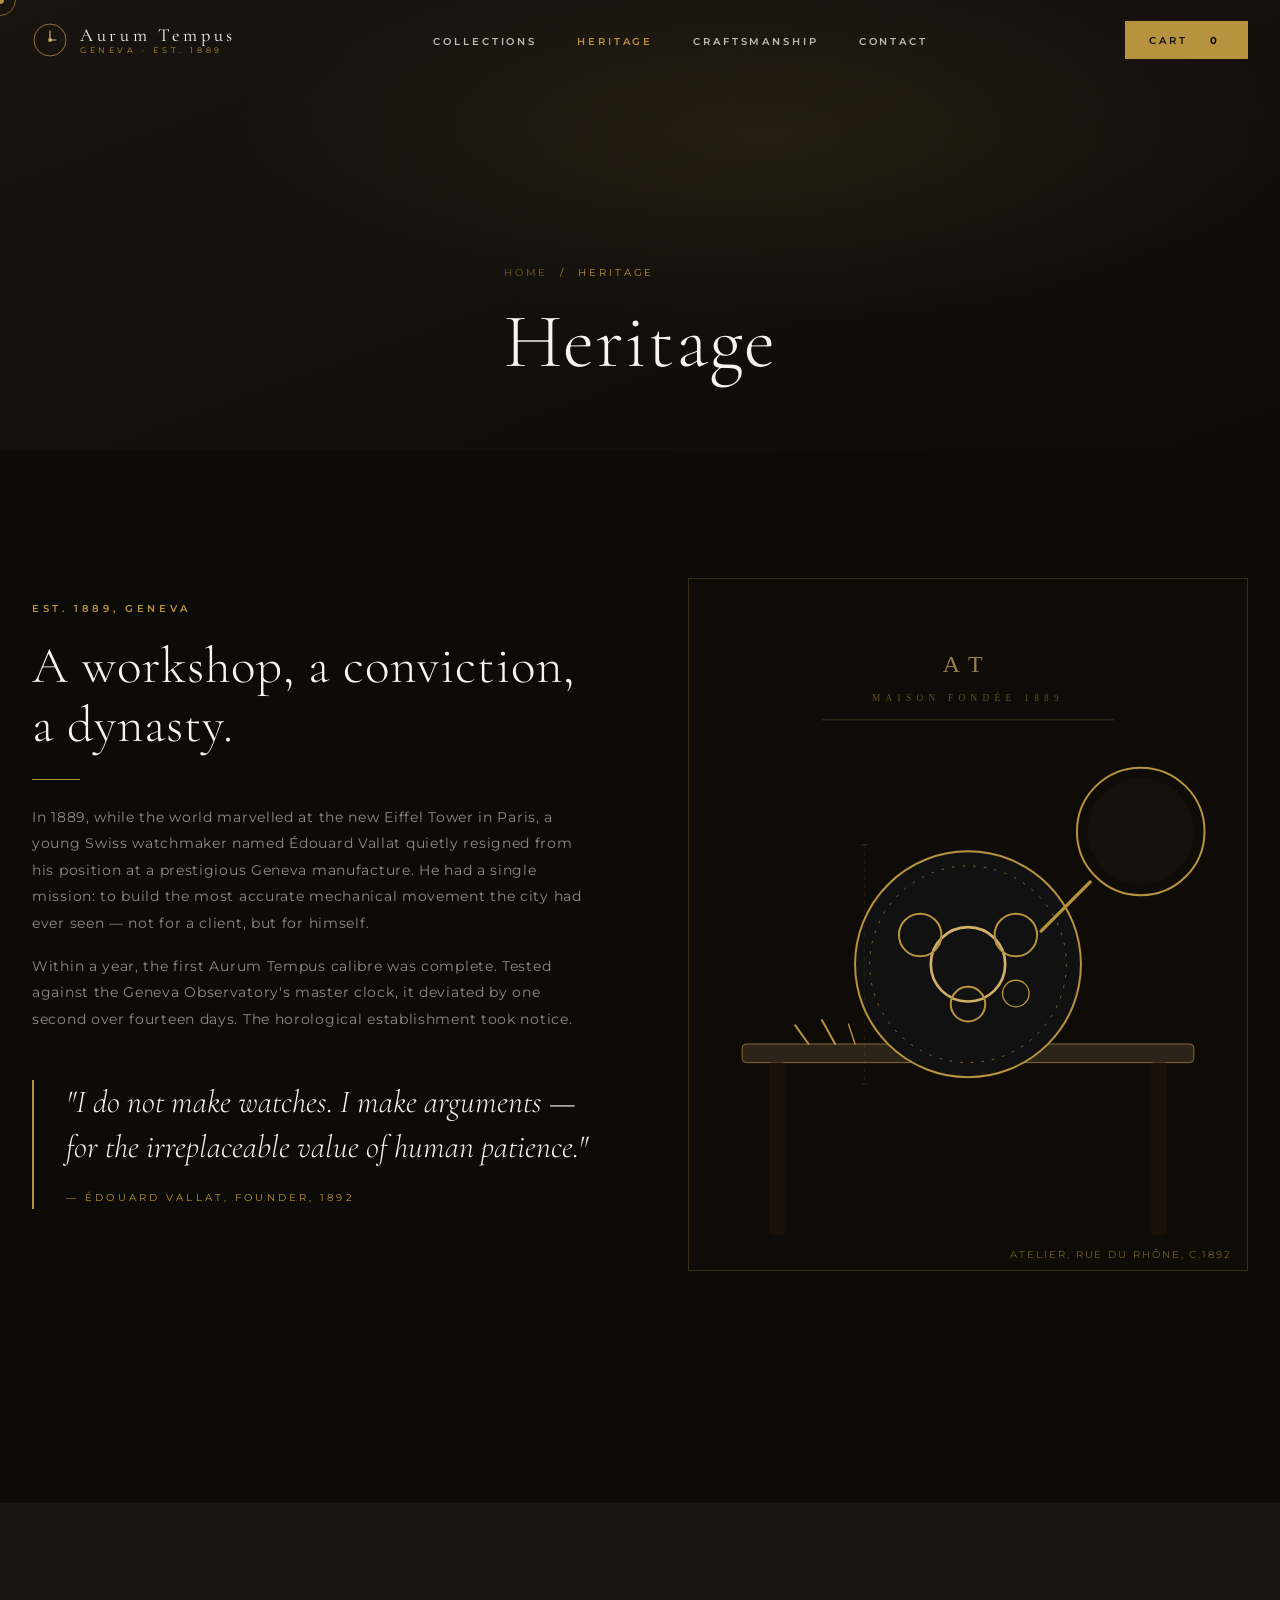
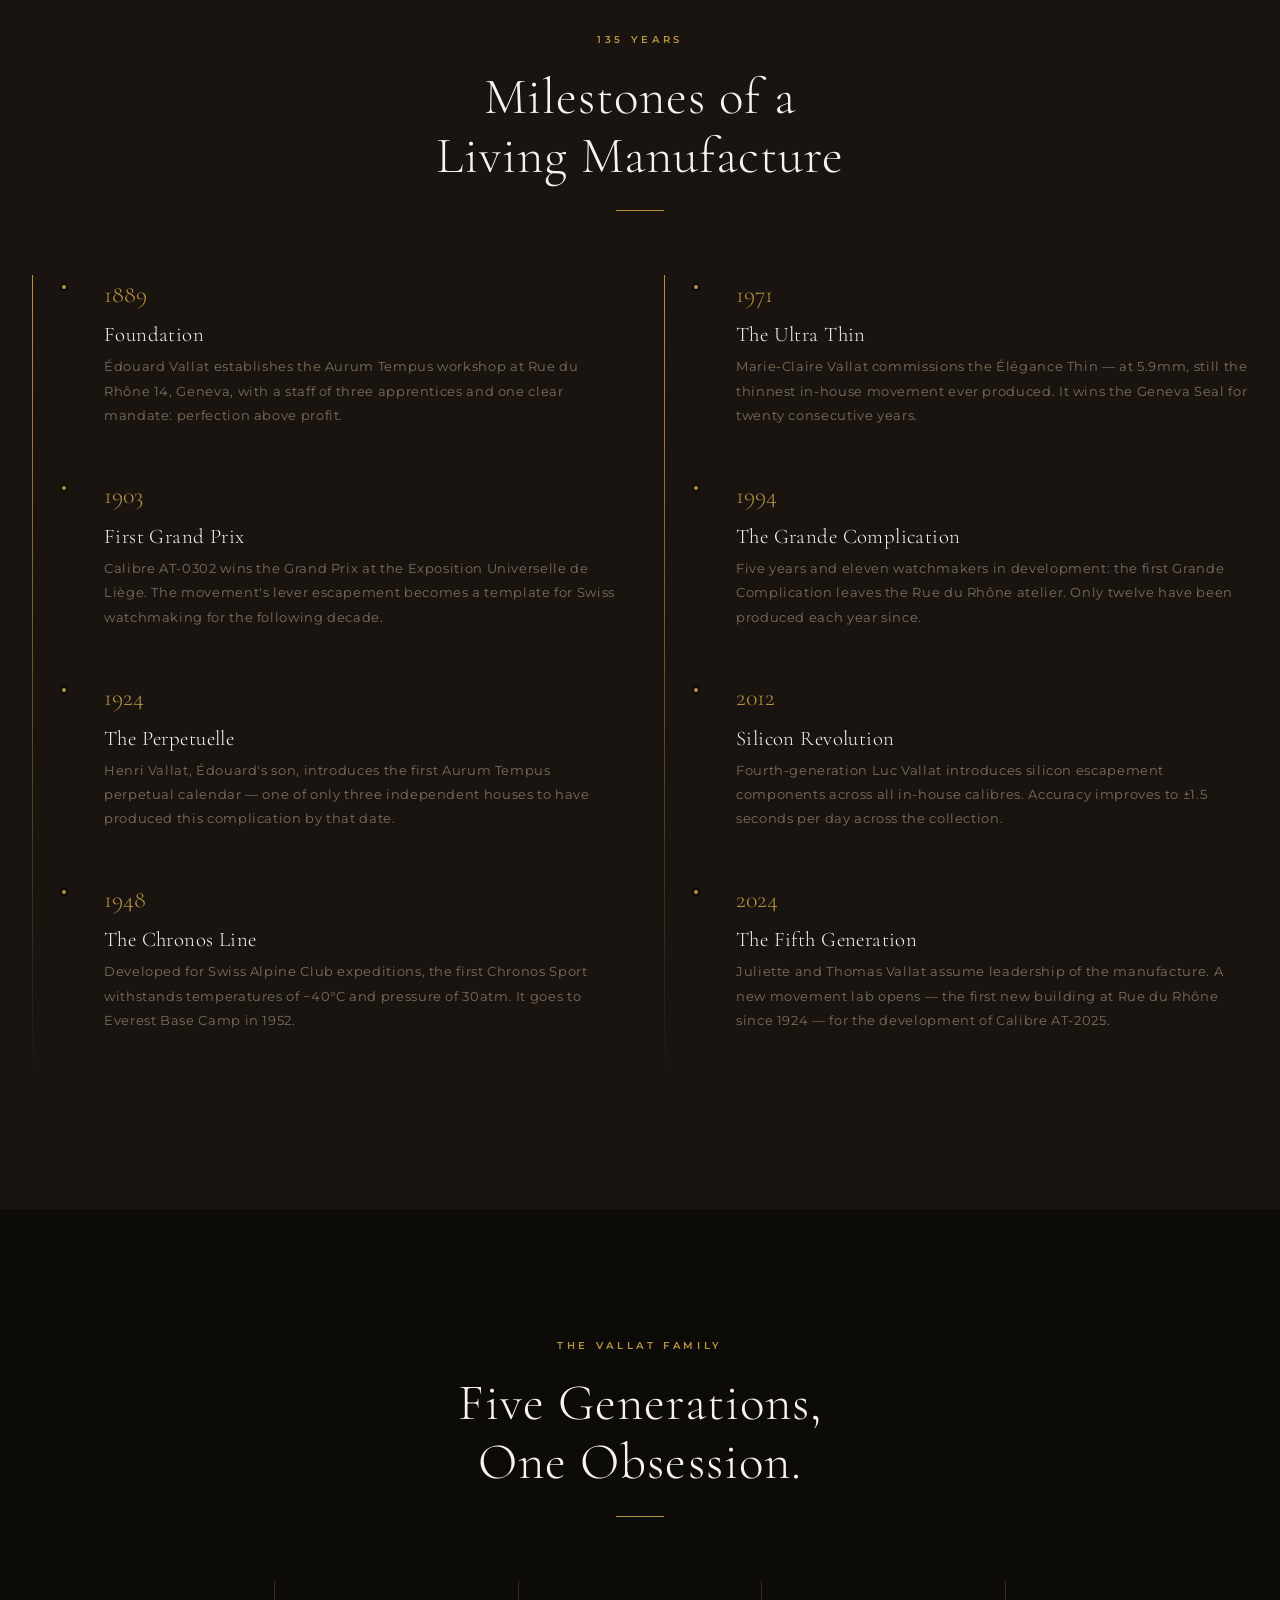
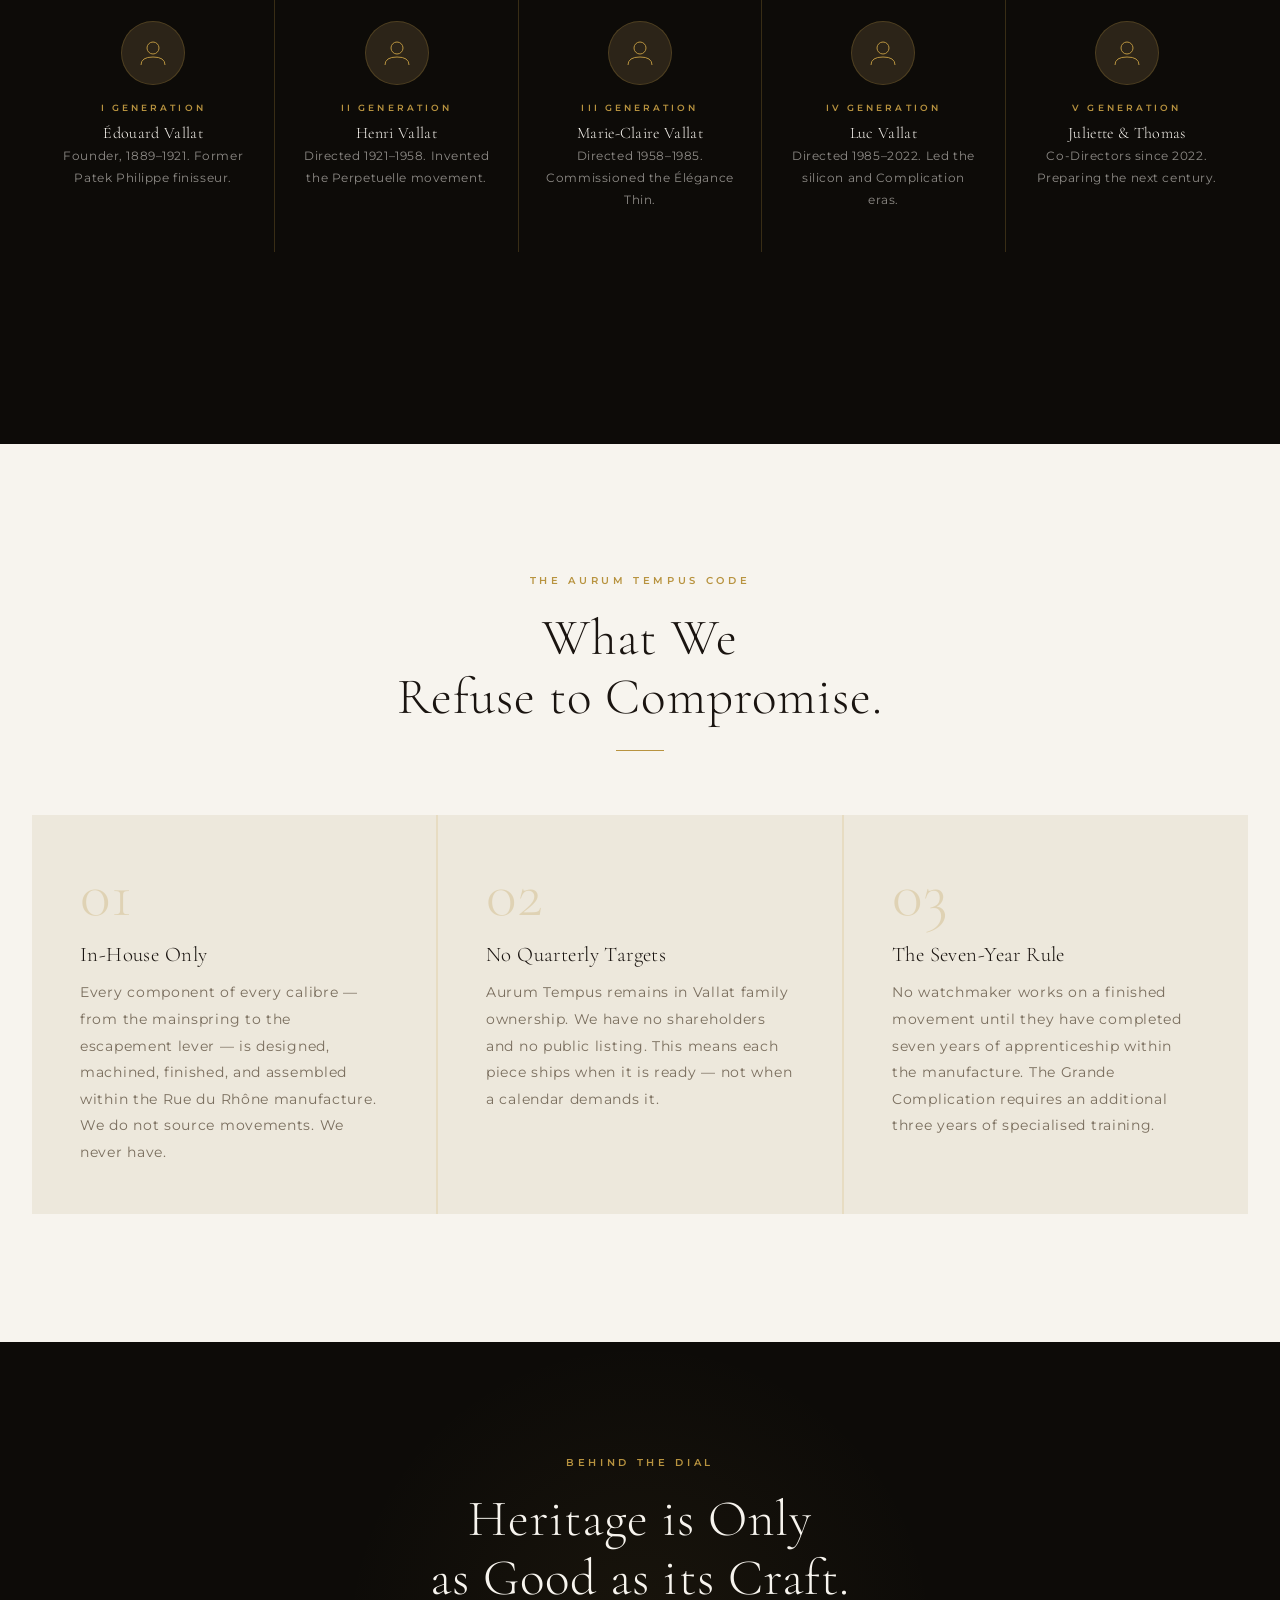
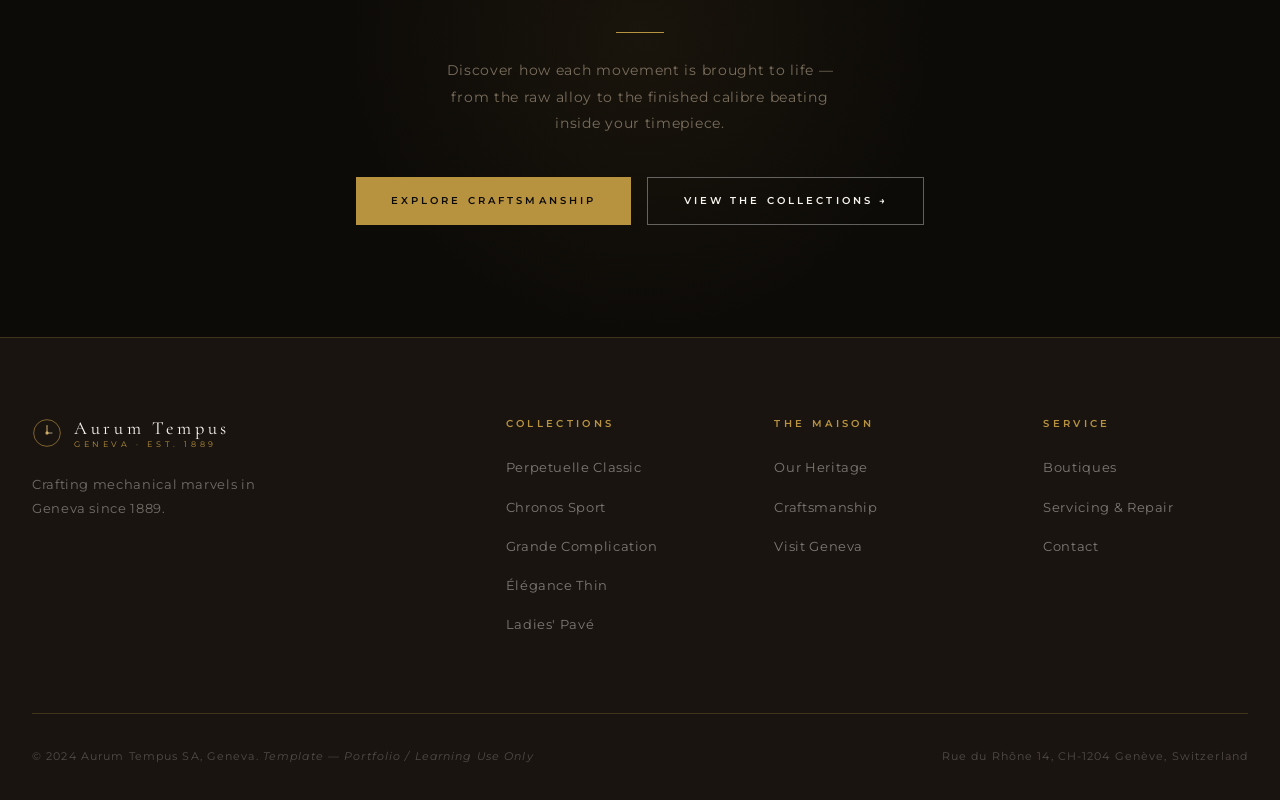
<file: docs/heritage.html>
<!DOCTYPE html>
<html lang="en">
<head>
  <meta charset="UTF-8" />
  <meta name="viewport" content="width=device-width, initial-scale=1.0" />
  <title>Heritage — Aurum Tempus</title>
  <meta name="description" content="135 years of Geneva watchmaking tradition. The story of the Vallat family and Aurum Tempus." />
  <link rel="stylesheet" href="styles.css" />
  <style>
    .heritage-intro { display: grid; grid-template-columns: 1fr 1fr; gap: 6rem; align-items: center; margin-bottom: 6rem; }
    .heritage-quote { border-left: 2px solid var(--accent); padding-left: 2rem; margin: 3rem 0; }
    .heritage-quote blockquote { font-family: var(--font-display); font-size: clamp(1.4rem, 2.5vw, 2rem); font-style: italic; font-weight: 300; color: var(--text-light); line-height: 1.4; margin-bottom: 0.75rem; }
    .heritage-quote cite { font-size: 0.65rem; letter-spacing: 0.3em; text-transform: uppercase; color: var(--accent); font-style: normal; }
    .family-grid { display: grid; grid-template-columns: repeat(5, 1fr); gap: 1px; background: var(--border); margin: 4rem 0; }
    .family-card { background: var(--dark); padding: 2.5rem 1.5rem; text-align: center; }
    .family-avatar { width: 64px; height: 64px; border-radius: 50%; background: var(--secondary); border: 1px solid var(--border); margin: 0 auto 1rem; display: flex; align-items: center; justify-content: center; }
    .family-avatar svg { width: 32px; height: 32px; }
    .family-card h4 { font-size: 1rem; color: var(--text-light); margin-bottom: 0.25rem; }
    .family-card .eyebrow { margin-bottom: 0.5rem; font-size: 0.55rem; }
    .family-card p { font-size: 0.72rem; }
    .values-grid { display: grid; grid-template-columns: repeat(3, 1fr); gap: 2px; background: var(--border); }
    .value-card { background: var(--cream); padding: 3rem; }
    .value-number { font-family: var(--font-display); font-size: 4rem; font-weight: 300; color: var(--accent); opacity: 0.25; line-height: 1; margin-bottom: 1rem; }
    .value-card h4 { margin-bottom: 0.75rem; }
    @media (max-width: 1024px) { .family-grid { grid-template-columns: repeat(3, 1fr); } .family-card:nth-child(4), .family-card:nth-child(5) { grid-column: span 1; } }
    @media (max-width: 768px) { .heritage-intro { grid-template-columns: 1fr; gap: 3rem; } .family-grid { grid-template-columns: repeat(2, 1fr); } .values-grid { grid-template-columns: 1fr; } }
  </style>
</head>
<body>
  <div class="page-transition"></div>
  <div class="cursor" aria-hidden="true"></div>
  <div class="cursor-ring" aria-hidden="true"></div>

  <nav class="nav scrolled" role="navigation" aria-label="Main navigation">
    <div class="nav-inner">
      <a href="index.html" class="nav-logo" aria-label="Aurum Tempus — Home">
        <svg viewBox="0 0 36 36" fill="none" xmlns="http://www.w3.org/2000/svg" aria-hidden="true">
          <circle cx="18" cy="18" r="16" stroke="#b8933f" stroke-width="0.75"/>
          <circle cx="18" cy="18" r="2" fill="#b8933f"/>
          <line x1="18" y1="18" x2="18" y2="9" stroke="#d4af6a" stroke-width="1.2" stroke-linecap="round"/>
          <line x1="18" y1="18" x2="24" y2="18" stroke="#f0e6c8" stroke-width="0.8" stroke-linecap="round"/>
        </svg>
        <div class="nav-logo-text">
          <span class="nav-logo-name">Aurum Tempus</span>
          <span class="nav-logo-sub">Geneva · Est. 1889</span>
        </div>
      </a>
      <ul class="nav-links">
        <li><a href="collections.html">Collections</a></li>
        <li><a href="heritage.html" style="color:var(--accent)">Heritage</a></li>
        <li><a href="craftsmanship.html">Craftsmanship</a></li>
        <li><a href="contact.html">Contact</a></li>
      </ul>
      <button class="btn btn-primary nav-cta cart-toggle" aria-label="Open cart">
      Cart <span class="cart-count">0</span>
      </button>
      <button class="nav-hamburger" aria-label="Open menu" aria-expanded="false"><span></span><span></span><span></span></button>
    </div>
  </nav>
  <div class="nav-mobile" role="dialog" aria-label="Mobile navigation">
    <a href="collections.html">Collections</a>
    <a href="heritage.html">Heritage</a>
    <a href="craftsmanship.html">Craftsmanship</a>
    <a href="contact.html">Contact</a>
  </div>

  <main>
    <section class="section-hero" aria-label="Heritage page hero">
      <div class="section-hero-bg"></div>
      <div class="container section-hero-content">
        <nav class="breadcrumb" aria-label="Breadcrumb">
          <a href="index.html">Home</a>
          <span>/</span>
          <span>Heritage</span>
        </nav>
        <h1>Heritage</h1>
      </div>
    </section>

    <!-- Intro -->
    <section class="section-pad section-dark" aria-label="Heritage introduction">
      <div class="container">
        <div class="heritage-intro">
          <div class="reveal">
            <span class="eyebrow">Est. 1889, Geneva</span>
            <h2 style="color:var(--text-light)">A workshop, a conviction, a dynasty.</h2>
            <div class="rule rule-left"></div>
            <p>In 1889, while the world marvelled at the new Eiffel Tower in Paris, a young Swiss watchmaker named Édouard Vallat quietly resigned from his position at a prestigious Geneva manufacture. He had a single mission: to build the most accurate mechanical movement the city had ever seen — not for a client, but for himself.</p>
            <p style="margin-top:1rem">Within a year, the first Aurum Tempus calibre was complete. Tested against the Geneva Observatory's master clock, it deviated by one second over fourteen days. The horological establishment took notice.</p>
            <div class="heritage-quote">
              <blockquote>"I do not make watches. I make arguments — for the irreplaceable value of human patience."</blockquote>
              <cite>— Édouard Vallat, Founder, 1892</cite>
            </div>
          </div>
          <div class="reveal reveal-delay-2" style="position:relative">
            <svg viewBox="0 0 420 520" xmlns="http://www.w3.org/2000/svg" style="width:100%; border: 1px solid var(--border)">
              <rect width="420" height="520" fill="#0f0c08"/>
              <!-- Atelier sketch illustration -->
              <rect x="40" y="350" width="340" height="14" rx="3" fill="#2c2418" stroke="#b8933f" stroke-width="0.5"/>
              <rect x="60" y="364" width="12" height="130" rx="2" fill="#1a1208"/>
              <rect x="348" y="364" width="12" height="130" rx="2" fill="#1a1208"/>
              <!-- Main movement piece on table -->
              <circle cx="210" cy="290" r="85" fill="#111" stroke="#b8933f" stroke-width="1.5"/>
              <circle cx="210" cy="290" r="74" fill="none" stroke="#b8933f" stroke-width="0.5" stroke-dasharray="2 6"/>
              <!-- Gear train -->
              <circle cx="210" cy="290" r="28" fill="none" stroke="#d4af6a" stroke-width="2"/>
              <circle cx="246" cy="268" r="16" fill="none" stroke="#b8933f" stroke-width="1.5"/>
              <circle cx="174" cy="268" r="16" fill="none" stroke="#b8933f" stroke-width="1.5"/>
              <circle cx="210" cy="320" r="13" fill="none" stroke="#b8933f" stroke-width="1.5"/>
              <circle cx="246" cy="312" r="10" fill="none" stroke="#b8933f" stroke-width="1"/>
              <!-- Loupe -->
              <circle cx="340" cy="190" r="48" fill="none" stroke="#b8933f" stroke-width="1.5"/>
              <line x1="302" y1="228" x2="265" y2="265" stroke="#b8933f" stroke-width="2.5" stroke-linecap="round"/>
              <circle cx="340" cy="190" r="40" fill="rgba(184,147,63,0.03)"/>
              <!-- Tools -->
              <line x1="80" y1="336" x2="90" y2="350" stroke="#b8933f" stroke-width="1.5" stroke-linecap="round"/>
              <line x1="100" y1="332" x2="110" y2="350" stroke="#b8933f" stroke-width="1.5" stroke-linecap="round"/>
              <line x1="120" y1="335" x2="125" y2="350" stroke="#b8933f" stroke-width="1" stroke-linecap="round"/>
              <!-- Header -->
              <text x="210" y="70" text-anchor="middle" font-family="Georgia,serif" font-size="18" letter-spacing="8" fill="#d4af6a" opacity="0.7">AT</text>
              <text x="210" y="92" text-anchor="middle" font-family="Georgia,serif" font-size="7" letter-spacing="4" fill="#b8933f" opacity="0.5">MAISON FONDÉE 1889</text>
              <line x1="100" y1="106" x2="320" y2="106" stroke="#b8933f" stroke-width="0.5" opacity="0.4"/>
              <!-- Dimensions reference marks -->
              <line x1="130" y1="200" x2="135" y2="200" stroke="#b8933f" stroke-width="0.5" opacity="0.4"/>
              <line x1="130" y1="380" x2="135" y2="380" stroke="#b8933f" stroke-width="0.5" opacity="0.4"/>
              <line x1="132" y1="200" x2="132" y2="380" stroke="#b8933f" stroke-width="0.3" opacity="0.3" stroke-dasharray="3 3"/>
            </svg>
            <div style="position:absolute; bottom:1rem; right:1rem; font-size:0.6rem; letter-spacing:0.2em; text-transform:uppercase; color:var(--accent); opacity:0.6">Atelier, Rue du Rhône, c.1892</div>
          </div>
        </div>
      </div>
    </section>

    <!-- Timeline -->
    <section class="section-pad" style="background:var(--primary)" aria-label="Brand timeline">
      <div class="container">
        <div class="reveal" style="text-align:center; margin-bottom:4rem">
          <span class="eyebrow">135 Years</span>
          <h2 style="color:var(--text-light)">Milestones of a<br/>Living Manufacture</h2>
          <div class="rule"></div>
        </div>
        <div class="grid-2" style="align-items:start; gap:3rem">
          <div class="timeline reveal">
            <div class="timeline-item">
              <div class="timeline-year">1889</div>
              <h4>Foundation</h4>
              <p>Édouard Vallat establishes the Aurum Tempus workshop at Rue du Rhône 14, Geneva, with a staff of three apprentices and one clear mandate: perfection above profit.</p>
            </div>
            <div class="timeline-item">
              <div class="timeline-year">1903</div>
              <h4>First Grand Prix</h4>
              <p>Calibre AT-0302 wins the Grand Prix at the Exposition Universelle de Liège. The movement's lever escapement becomes a template for Swiss watchmaking for the following decade.</p>
            </div>
            <div class="timeline-item">
              <div class="timeline-year">1924</div>
              <h4>The Perpetuelle</h4>
              <p>Henri Vallat, Édouard's son, introduces the first Aurum Tempus perpetual calendar — one of only three independent houses to have produced this complication by that date.</p>
            </div>
            <div class="timeline-item">
              <div class="timeline-year">1948</div>
              <h4>The Chronos Line</h4>
              <p>Developed for Swiss Alpine Club expeditions, the first Chronos Sport withstands temperatures of −40°C and pressure of 30atm. It goes to Everest Base Camp in 1952.</p>
            </div>
          </div>
          <div class="timeline reveal reveal-delay-2">
            <div class="timeline-item">
              <div class="timeline-year">1971</div>
              <h4>The Ultra Thin</h4>
              <p>Marie-Claire Vallat commissions the Élégance Thin — at 5.9mm, still the thinnest in-house movement ever produced. It wins the Geneva Seal for twenty consecutive years.</p>
            </div>
            <div class="timeline-item">
              <div class="timeline-year">1994</div>
              <h4>The Grande Complication</h4>
              <p>Five years and eleven watchmakers in development: the first Grande Complication leaves the Rue du Rhône atelier. Only twelve have been produced each year since.</p>
            </div>
            <div class="timeline-item">
              <div class="timeline-year">2012</div>
              <h4>Silicon Revolution</h4>
              <p>Fourth-generation Luc Vallat introduces silicon escapement components across all in-house calibres. Accuracy improves to ±1.5 seconds per day across the collection.</p>
            </div>
            <div class="timeline-item">
              <div class="timeline-year">2024</div>
              <h4>The Fifth Generation</h4>
              <p>Juliette and Thomas Vallat assume leadership of the manufacture. A new movement lab opens — the first new building at Rue du Rhône since 1924 — for the development of Calibre AT-2025.</p>
            </div>
          </div>
        </div>
      </div>
    </section>

    <!-- Family -->
    <section class="section-pad section-dark" aria-label="Vallat family">
      <div class="container">
        <div class="reveal" style="text-align:center; margin-bottom:4rem">
          <span class="eyebrow">The Vallat Family</span>
          <h2 style="color:var(--text-light)">Five Generations,<br/>One Obsession.</h2>
          <div class="rule"></div>
        </div>
        <div class="family-grid reveal">
          <div class="family-card">
            <div class="family-avatar">
              <svg viewBox="0 0 32 32" fill="none" xmlns="http://www.w3.org/2000/svg">
                <circle cx="16" cy="11" r="6" stroke="#b8933f" stroke-width="1"/>
                <path d="M4 28 Q4 20 16 20 Q28 20 28 28" stroke="#b8933f" stroke-width="1" fill="none"/>
              </svg>
            </div>
            <span class="eyebrow">I Generation</span>
            <h4>Édouard Vallat</h4>
            <p>Founder, 1889–1921. Former Patek Philippe finisseur.</p>
          </div>
          <div class="family-card">
            <div class="family-avatar">
              <svg viewBox="0 0 32 32" fill="none" xmlns="http://www.w3.org/2000/svg"><circle cx="16" cy="11" r="6" stroke="#b8933f" stroke-width="1"/><path d="M4 28 Q4 20 16 20 Q28 20 28 28" stroke="#b8933f" stroke-width="1" fill="none"/></svg>
            </div>
            <span class="eyebrow">II Generation</span>
            <h4>Henri Vallat</h4>
            <p>Directed 1921–1958. Invented the Perpetuelle movement.</p>
          </div>
          <div class="family-card">
            <div class="family-avatar">
              <svg viewBox="0 0 32 32" fill="none" xmlns="http://www.w3.org/2000/svg"><circle cx="16" cy="11" r="6" stroke="#b8933f" stroke-width="1"/><path d="M4 28 Q4 20 16 20 Q28 20 28 28" stroke="#b8933f" stroke-width="1" fill="none"/></svg>
            </div>
            <span class="eyebrow">III Generation</span>
            <h4>Marie-Claire Vallat</h4>
            <p>Directed 1958–1985. Commissioned the Élégance Thin.</p>
          </div>
          <div class="family-card">
            <div class="family-avatar">
              <svg viewBox="0 0 32 32" fill="none" xmlns="http://www.w3.org/2000/svg"><circle cx="16" cy="11" r="6" stroke="#b8933f" stroke-width="1"/><path d="M4 28 Q4 20 16 20 Q28 20 28 28" stroke="#b8933f" stroke-width="1" fill="none"/></svg>
            </div>
            <span class="eyebrow">IV Generation</span>
            <h4>Luc Vallat</h4>
            <p>Directed 1985–2022. Led the silicon and Complication eras.</p>
          </div>
          <div class="family-card">
            <div class="family-avatar">
              <svg viewBox="0 0 32 32" fill="none" xmlns="http://www.w3.org/2000/svg"><circle cx="16" cy="11" r="6" stroke="#b8933f" stroke-width="1"/><path d="M4 28 Q4 20 16 20 Q28 20 28 28" stroke="#b8933f" stroke-width="1" fill="none"/></svg>
            </div>
            <span class="eyebrow">V Generation</span>
            <h4>Juliette & Thomas</h4>
            <p>Co-Directors since 2022. Preparing the next century.</p>
          </div>
        </div>
      </div>
    </section>

    <!-- Values -->
    <section class="section-pad section-light" aria-label="Core values">
      <div class="container">
        <div class="reveal" style="text-align:center; margin-bottom:4rem">
          <span class="eyebrow">The Aurum Tempus Code</span>
          <h2>What We<br/>Refuse to Compromise.</h2>
          <div class="rule"></div>
        </div>
        <div class="values-grid reveal">
          <div class="value-card">
            <div class="value-number">01</div>
            <h4>In-House Only</h4>
            <p>Every component of every calibre — from the mainspring to the escapement lever — is designed, machined, finished, and assembled within the Rue du Rhône manufacture. We do not source movements. We never have.</p>
          </div>
          <div class="value-card">
            <div class="value-number">02</div>
            <h4>No Quarterly Targets</h4>
            <p>Aurum Tempus remains in Vallat family ownership. We have no shareholders and no public listing. This means each piece ships when it is ready — not when a calendar demands it.</p>
          </div>
          <div class="value-card">
            <div class="value-number">03</div>
            <h4>The Seven-Year Rule</h4>
            <p>No watchmaker works on a finished movement until they have completed seven years of apprenticeship within the manufacture. The Grande Complication requires an additional three years of specialised training.</p>
          </div>
        </div>
      </div>
    </section>

    <section class="cta-section" aria-label="Link to craftsmanship">
      <div class="container reveal">
        <span class="eyebrow">Behind the Dial</span>
        <h2>Heritage is Only<br/>as Good as its Craft.</h2>
        <div class="rule"></div>
        <p>Discover how each movement is brought to life — from the raw alloy to the finished calibre beating inside your timepiece.</p>
        <div style="display:flex; gap:1rem; justify-content:center; flex-wrap:wrap; margin-top:2rem">
          <a href="craftsmanship.html" class="btn btn-primary">Explore Craftsmanship</a>
          <a href="collections.html" class="btn btn-ghost">View the Collections →</a>
        </div>
      </div>
    </section>
  </main>

  <footer class="footer" role="contentinfo">
    <div class="container">
      <div class="footer-grid">
        <div class="footer-brand">
          <a href="index.html" class="nav-logo" style="display:inline-flex">
            <svg viewBox="0 0 36 36" fill="none" xmlns="http://www.w3.org/2000/svg" style="width:30px;height:30px"><circle cx="18" cy="18" r="16" stroke="#b8933f" stroke-width="0.75"/><circle cx="18" cy="18" r="2" fill="#b8933f"/><line x1="18" y1="18" x2="18" y2="9" stroke="#d4af6a" stroke-width="1.2" stroke-linecap="round"/><line x1="18" y1="18" x2="24" y2="18" stroke="#f0e6c8" stroke-width="0.8" stroke-linecap="round"/></svg>
            <div class="nav-logo-text"><span class="nav-logo-name">Aurum Tempus</span><span class="nav-logo-sub">Geneva · Est. 1889</span></div>
          </a>
          <p>Crafting mechanical marvels in Geneva since 1889.</p>
        </div>
        <div class="footer-col"><h5>Collections</h5><ul><li><a href="collections.html">Perpetuelle Classic</a></li><li><a href="collections.html">Chronos Sport</a></li><li><a href="collections.html">Grande Complication</a></li><li><a href="collections.html">Élégance Thin</a></li><li><a href="collections.html">Ladies' Pavé</a></li></ul></div>
        <div class="footer-col"><h5>The Maison</h5><ul><li><a href="heritage.html">Our Heritage</a></li><li><a href="craftsmanship.html">Craftsmanship</a></li><li><a href="contact.html">Visit Geneva</a></li></ul></div>
        <div class="footer-col"><h5>Service</h5><ul><li><a href="contact.html">Boutiques</a></li><li><a href="contact.html">Servicing & Repair</a></li><li><a href="contact.html">Contact</a></li></ul></div>
      </div>
      <div class="footer-bottom">
        <p>© 2024 Aurum Tempus SA, Geneva. <em>Template — Portfolio / Learning Use Only</em></p>
        <p>Rue du Rhône 14, CH-1204 Genève, Switzerland</p>
      </div>
    </div>
  </footer>
<!-- Cart Drawer -->
<div class="cart-drawer" id="cart-drawer" aria-hidden="true">
  <div class="cart-drawer-inner">
    <div class="cart-drawer-header">
      <span class="eyebrow">Your Selection</span>
      <button class="cart-close" aria-label="Close cart">✕</button>
    </div>
    <div class="cart-items" id="cart-items">
      <p class="cart-empty">Your cart is empty.</p>
    </div>
    <div class="cart-footer" id="cart-footer" style="display:none">
      <div class="cart-total">
        <span>Total</span>
        <span id="cart-total-price">CHF 0</span>
      </div>
      <button class="btn btn-primary" id="checkout-btn" style="width:100%">Proceed to Checkout</button>
    </div>
  </div>
</div>
<div class="cart-overlay" id="cart-overlay"></div>

<!-- Checkout Modal -->
<div class="checkout-modal" id="checkout-modal" aria-hidden="true">
  <div class="checkout-modal-inner">
    <button class="cart-close checkout-close" aria-label="Close checkout">✕</button>
    <div class="checkout-steps">
      <!-- Step 1: Details -->
      <div class="checkout-step active" id="step-1">
        <span class="eyebrow">Step 1 of 3</span>
        <h3>Your Details</h3>
        <div class="rule"></div>
        <div class="checkout-form">
          <input type="text"  placeholder="Full Name"     id="c-name"    />
          <input type="email" placeholder="Email Address" id="c-email"   />
          <input type="text"  placeholder="Address"       id="c-address" />
          <div class="checkout-form-row">
            <input type="text" placeholder="City"        id="c-city"    />
            <input type="text" placeholder="Postal Code" id="c-postal"  />
          </div>
          <input type="text" placeholder="Country" id="c-country" />
        </div>
        <button class="btn btn-primary" id="step-1-next" style="width:100%;margin-top:1.5rem">Continue to Payment</button>
      </div>
      <!-- Step 2: Payment -->
      <div class="checkout-step" id="step-2">
        <span class="eyebrow">Step 2 of 3</span>
        <h3>Payment</h3>
        <div class="rule"></div>
        <div class="checkout-form">
          <input type="text" placeholder="Cardholder Name"       id="c-card-name"   />
          <input type="text" placeholder="Card Number"           id="c-card-number" maxlength="19" />
          <div class="checkout-form-row">
            <input type="text" placeholder="MM / YY"  id="c-expiry" maxlength="7" />
            <input type="text" placeholder="CVV"      id="c-cvv"    maxlength="4" />
          </div>
        </div>
        <p style="font-size:0.65rem;letter-spacing:0.1em;color:var(--text-muted);margin-top:1rem">
          ✦ This is a portfolio demo. No real payment is processed.
        </p>
        <div style="display:flex;gap:1rem;margin-top:1.5rem">
          <button class="btn btn-ghost-dark" id="step-2-back" style="flex:1">Back</button>
          <button class="btn btn-primary"    id="step-2-next" style="flex:2">Review Order</button>
        </div>
      </div>
      <!-- Step 3: Confirmation -->
      <div class="checkout-step" id="step-3">
        <span class="eyebrow">Step 3 of 3</span>
        <h3>Order Confirmed</h3>
        <div class="rule"></div>
        <div class="confirmation-icon">✦</div>
        <p id="confirmation-msg"></p>
        <div id="order-summary"></div>
        <button class="btn btn-primary" id="step-3-close" style="width:100%;margin-top:2rem">Return to Collections</button>
      </div>
    </div>
  </div>
</div>
  <script src="script.js"></script>
</body>
</html>
</file>
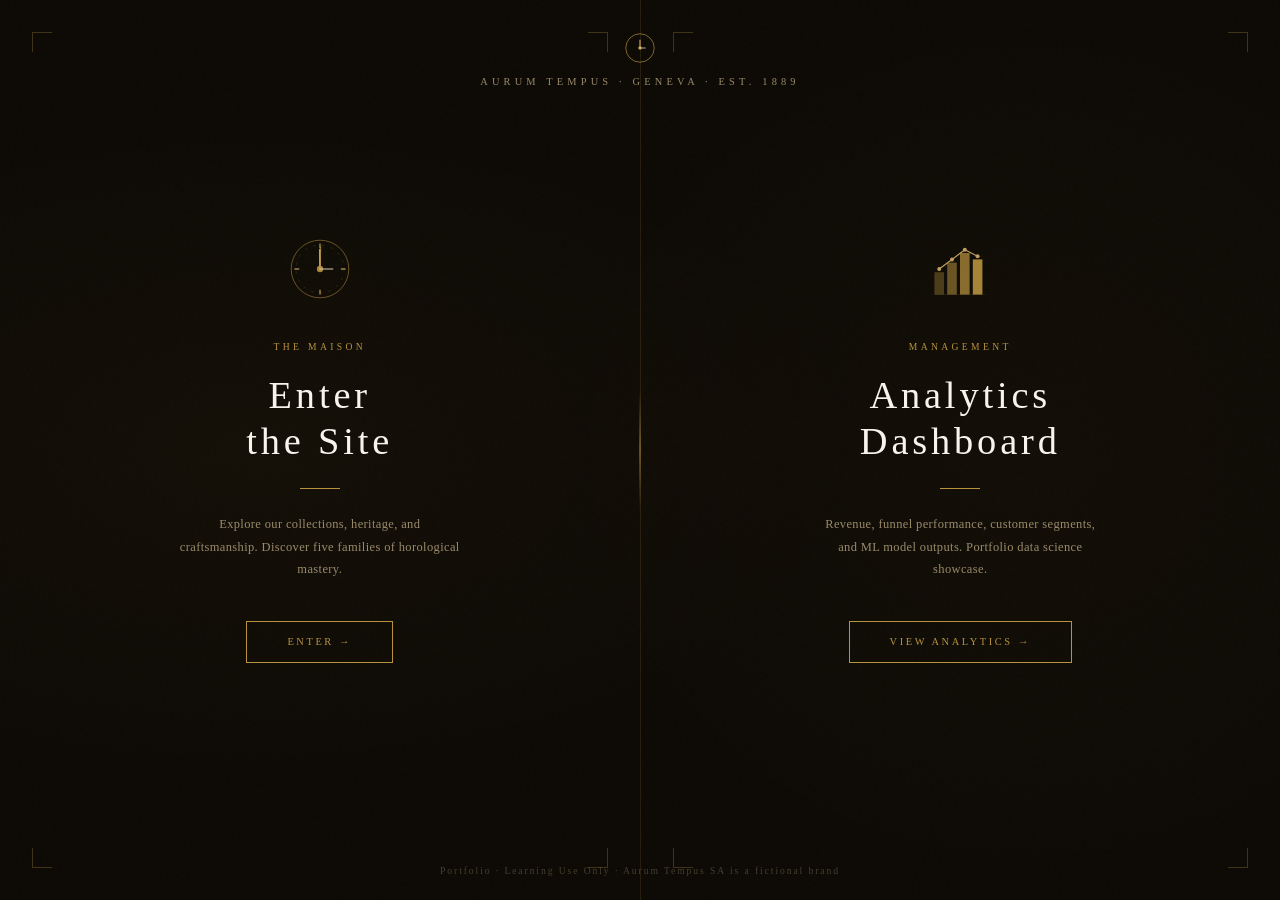
<file: docs/portal.html>
<!DOCTYPE html>
<html lang="en">
<head>
  <meta charset="UTF-8" />
  <meta name="viewport" content="width=device-width, initial-scale=1.0" />
  <title>Aurum Tempus — Geneva · Est. 1889</title>
  <meta name="description" content="Aurum Tempus — Geneva watchmaker since 1889. Enter the maison or view business analytics." />
  <style>
    /* ── Reset & Base ── */
    *, *::before, *::after { box-sizing: border-box; margin: 0; padding: 0; }

    :root {
      --dark:        #0d0a05;
      --light:       #1a1410;
      --accent:      #b8933f;
      --accent-light:#d4af6a;
      --cream:       #f0e6c8;
      --text:        #f7f4ee;
      --text-muted:  #9a8a6a;
      --border:      rgba(184,147,63,0.15);
      --font-display: 'Georgia', 'Times New Roman', serif;
    }

    html, body {
      height: 100%;
      background: var(--dark);
      color: var(--text);
      font-family: var(--font-display);
      overflow: hidden;
    }

    /* ── Background texture ── */
    body::before {
      content: '';
      position: fixed;
      inset: 0;
      background:
        radial-gradient(ellipse 80% 60% at 20% 50%, rgba(184,147,63,0.04) 0%, transparent 60%),
        radial-gradient(ellipse 60% 80% at 80% 50%, rgba(184,147,63,0.03) 0%, transparent 60%);
      pointer-events: none;
      z-index: 0;
    }

    /* ── Grain overlay ── */
    body::after {
      content: '';
      position: fixed;
      inset: 0;
      background-image: url("data:image/svg+xml,%3Csvg viewBox='0 0 256 256' xmlns='http://www.w3.org/2000/svg'%3E%3Cfilter id='noise'%3E%3CfeTurbulence type='fractalNoise' baseFrequency='0.9' numOctaves='4' stitchTiles='stitch'/%3E%3C/filter%3E%3Crect width='100%25' height='100%25' filter='url(%23noise)' opacity='0.04'/%3E%3C/svg%3E");
      pointer-events: none;
      z-index: 0;
      opacity: 0.4;
    }

    /* ── Layout ── */
    .portal {
      position: relative;
      z-index: 1;
      height: 100vh;
      display: grid;
      grid-template-columns: 1fr 1px 1fr;
    }

    /* ── Divider ── */
    .divider {
      background: var(--border);
      position: relative;
    }
    .divider::before {
      content: '';
      position: absolute;
      top: 50%;
      left: 50%;
      transform: translate(-50%, -50%);
      width: 1px;
      height: 120px;
      background: linear-gradient(to bottom, transparent, var(--accent), transparent);
    }

    /* ── Panel shared ── */
    .panel {
      display: flex;
      flex-direction: column;
      align-items: center;
      justify-content: center;
      padding: 3rem;
      text-decoration: none;
      color: var(--text);
      position: relative;
      overflow: hidden;
      cursor: pointer;
      transition: background 0.6s ease;
    }
    .panel::before {
      content: '';
      position: absolute;
      inset: 0;
      background: rgba(184,147,63,0.0);
      transition: background 0.6s ease;
    }
    .panel:hover::before {
      background: rgba(184,147,63,0.04);
    }

    /* ── Panel content ── */
    .panel-inner {
      display: flex;
      flex-direction: column;
      align-items: center;
      text-align: center;
      gap: 0;
      position: relative;
      z-index: 1;
    }

    /* ── Logo mark ── */
    .portal-logo {
      width: 64px;
      height: 64px;
      margin-bottom: 2.5rem;
      opacity: 0.9;
      transition: opacity 0.4s ease, transform 0.6s ease;
    }
    .panel:hover .portal-logo {
      opacity: 1;
      transform: scale(1.05);
    }

    /* ── Eyebrow ── */
    .portal-eyebrow {
      font-size: 0.6rem;
      letter-spacing: 0.35em;
      text-transform: uppercase;
      color: var(--accent);
      margin-bottom: 1.25rem;
      display: block;
      transition: letter-spacing 0.4s ease;
    }
    .panel:hover .portal-eyebrow {
      letter-spacing: 0.45em;
    }

    /* ── Heading ── */
    .portal-heading {
      font-size: clamp(1.6rem, 3vw, 2.4rem);
      font-weight: 300;
      letter-spacing: 0.1em;
      color: var(--text);
      line-height: 1.2;
      margin-bottom: 1.5rem;
    }

    /* ── Rule ── */
    .portal-rule {
      width: 40px;
      height: 1px;
      background: var(--accent);
      margin: 0 auto 1.5rem;
      transition: width 0.4s ease;
    }
    .panel:hover .portal-rule { width: 64px; }

    /* ── Description ── */
    .portal-desc {
      font-size: 0.78rem;
      color: var(--text-muted);
      line-height: 1.8;
      max-width: 280px;
      margin-bottom: 2.5rem;
      letter-spacing: 0.03em;
    }

    /* ── CTA button ── */
    .portal-btn {
      display: inline-block;
      font-size: 0.65rem;
      letter-spacing: 0.25em;
      text-transform: uppercase;
      padding: 0.9rem 2.5rem;
      border: 1px solid var(--accent);
      color: var(--accent);
      background: transparent;
      transition: background 0.3s ease, color 0.3s ease;
      font-family: var(--font-display);
    }
    .panel:hover .portal-btn {
      background: var(--accent);
      color: var(--dark);
    }

    /* ── Corner marks ── */
    .corner {
      position: absolute;
      width: 20px;
      height: 20px;
      opacity: 0.3;
      transition: opacity 0.4s ease;
    }
    .panel:hover .corner { opacity: 0.7; }
    .corner-tl { top: 2rem; left: 2rem; border-top: 1px solid var(--accent); border-left: 1px solid var(--accent); }
    .corner-tr { top: 2rem; right: 2rem; border-top: 1px solid var(--accent); border-right: 1px solid var(--accent); }
    .corner-bl { bottom: 2rem; left: 2rem; border-bottom: 1px solid var(--accent); border-left: 1px solid var(--accent); }
    .corner-br { bottom: 2rem; right: 2rem; border-bottom: 1px solid var(--accent); border-right: 1px solid var(--accent); }

    /* ── Centre logo (top) ── */
    .portal-header {
      position: fixed;
      top: 0; left: 0; right: 0;
      z-index: 10;
      display: flex;
      flex-direction: column;
      align-items: center;
      padding: 2rem 0 1.5rem;
      pointer-events: none;
    }
    .portal-wordmark {
      font-size: 0.65rem;
      letter-spacing: 0.4em;
      text-transform: uppercase;
      color: var(--text-muted);
      margin-top: 0.75rem;
    }

    /* ── Bottom tag ── */
    .portal-footer {
      position: fixed;
      bottom: 1.5rem;
      left: 0; right: 0;
      text-align: center;
      font-size: 0.6rem;
      letter-spacing: 0.2em;
      color: rgba(154,138,106,0.4);
      z-index: 10;
      pointer-events: none;
    }

    /* ── Fade-in animation ── */
    @keyframes fadeUp {
      from { opacity: 0; transform: translateY(20px); }
      to   { opacity: 1; transform: translateY(0); }
    }
    .panel-inner {
      animation: fadeUp 1s ease both;
    }
    .panel:first-child .panel-inner { animation-delay: 0.2s; }
    .panel:last-child  .panel-inner { animation-delay: 0.4s; }
    .portal-header { animation: fadeUp 0.8s ease both; }

    /* ── Mobile ── */
    @media (max-width: 700px) {
      html, body { overflow: auto; }
      .portal {
        grid-template-columns: 1fr;
        grid-template-rows: 1fr 1px 1fr;
        height: auto;
        min-height: 100vh;
      }
      .panel { padding: 5rem 2rem; }
      .divider {
        width: 100%;
        height: 1px;
      }
      .divider::before {
        width: 120px;
        height: 1px;
        top: 0;
        left: 50%;
        transform: translate(-50%, 0);
        background: linear-gradient(to right, transparent, var(--accent), transparent);
      }
      .portal-header { position: relative; padding: 2.5rem 0 0; }
      .portal-footer { position: relative; margin-top: 1rem; padding-bottom: 2rem; pointer-events: auto; }
    }
  </style>
</head>
<body>

  <!-- Top wordmark -->
  <header class="portal-header">
    <svg viewBox="0 0 36 36" fill="none" xmlns="http://www.w3.org/2000/svg" style="width:32px;height:32px">
      <circle cx="18" cy="18" r="16" stroke="#b8933f" stroke-width="0.75"/>
      <circle cx="18" cy="18" r="2" fill="#b8933f"/>
      <line x1="18" y1="18" x2="18" y2="9"  stroke="#d4af6a" stroke-width="1.2" stroke-linecap="round"/>
      <line x1="18" y1="18" x2="24" y2="18" stroke="#f0e6c8" stroke-width="0.8" stroke-linecap="round"/>
    </svg>
    <span class="portal-wordmark">Aurum Tempus · Geneva · Est. 1889</span>
  </header>

  <div class="portal">

    <!-- ── Left: Customer Site ── -->
    <a class="panel" href="index.html">
      <div class="corner corner-tl"></div>
      <div class="corner corner-tr"></div>
      <div class="corner corner-bl"></div>
      <div class="corner corner-br"></div>
      <div class="panel-inner">
        <svg class="portal-logo" viewBox="0 0 80 80" fill="none" xmlns="http://www.w3.org/2000/svg">
          <circle cx="40" cy="40" r="36" stroke="#b8933f" stroke-width="0.75"/>
          <circle cx="40" cy="40" r="30" stroke="#b8933f" stroke-width="0.3" stroke-dasharray="3 8"/>
          <circle cx="40" cy="40" r="4"  fill="#b8933f"/>
          <line x1="40" y1="40" x2="40" y2="16" stroke="#d4af6a" stroke-width="2.5" stroke-linecap="round"/>
          <line x1="40" y1="40" x2="56" y2="40" stroke="#f0e6c8" stroke-width="1.5" stroke-linecap="round"/>
          <line x1="40" y1="40" x2="41" y2="12" stroke="#b8933f" stroke-width="1"/>
          <g stroke="#d4af6a" stroke-width="1.5">
            <line x1="40" y1="8"  x2="40" y2="14"/>
            <line x1="40" y1="66" x2="40" y2="72"/>
            <line x1="8"  y1="40" x2="14" y2="40"/>
            <line x1="66" y1="40" x2="72" y2="40"/>
          </g>
        </svg>
        <span class="portal-eyebrow">The Maison</span>
        <h2 class="portal-heading">Enter<br/>the Site</h2>
        <div class="portal-rule"></div>
        <p class="portal-desc">Explore our collections, heritage, and craftsmanship. Discover five families of horological mastery.</p>
        <span class="portal-btn">Enter →</span>
      </div>
    </a>

    <!-- ── Divider ── -->
    <div class="divider"></div>

    <!-- ── Right: Analytics ── -->
    <a class="panel" href="dashboard.html">
      <div class="corner corner-tl"></div>
      <div class="corner corner-tr"></div>
      <div class="corner corner-bl"></div>
      <div class="corner corner-br"></div>
      <div class="panel-inner">
        <svg class="portal-logo" viewBox="0 0 80 80" fill="none" xmlns="http://www.w3.org/2000/svg">
          <rect x="8"  y="44" width="12" height="28" fill="#b8933f" opacity="0.4"/>
          <rect x="24" y="32" width="12" height="40" fill="#b8933f" opacity="0.6"/>
          <rect x="40" y="20" width="12" height="52" fill="#b8933f" opacity="0.8"/>
          <rect x="56" y="28" width="12" height="44" fill="#b8933f"/>
          <polyline points="14,40 30,28 46,16 62,24" stroke="#d4af6a" stroke-width="1.5" fill="none" stroke-linecap="round" stroke-linejoin="round"/>
          <circle cx="14" cy="40" r="2.5" fill="#d4af6a"/>
          <circle cx="30" cy="28" r="2.5" fill="#d4af6a"/>
          <circle cx="46" cy="16" r="2.5" fill="#d4af6a"/>
          <circle cx="62" cy="24" r="2.5" fill="#d4af6a"/>
          <line x1="8" y1="72" x2="72" y2="72" stroke="#b8933f" stroke-width="0.5" opacity="0.4"/>
        </svg>
        <span class="portal-eyebrow">Management</span>
        <h2 class="portal-heading">Analytics<br/>Dashboard</h2>
        <div class="portal-rule"></div>
        <p class="portal-desc">Revenue, funnel performance, customer segments, and ML model outputs. Portfolio data science showcase.</p>
        <span class="portal-btn">View Analytics →</span>
      </div>
    </a>

  </div>

  <p class="portal-footer">Portfolio · Learning Use Only · Aurum Tempus SA is a fictional brand</p>

</body>
</html>
</file>
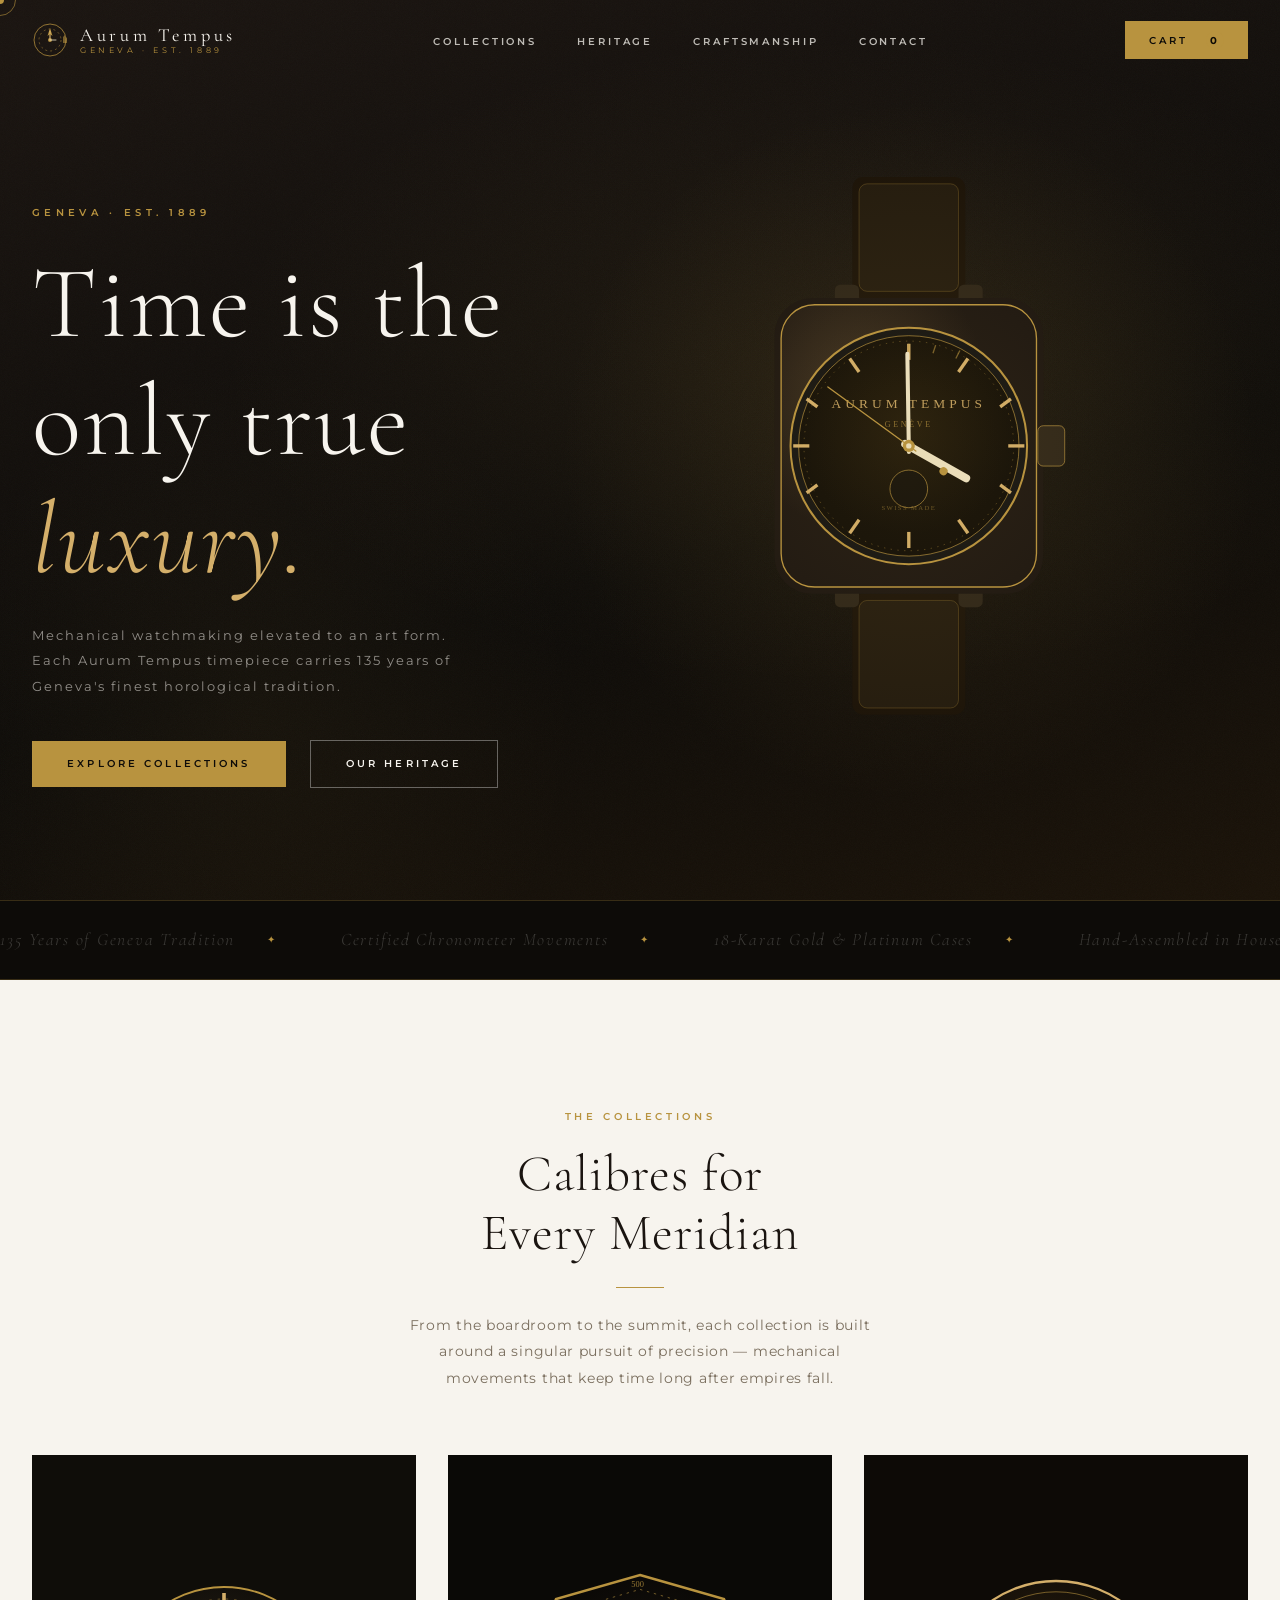
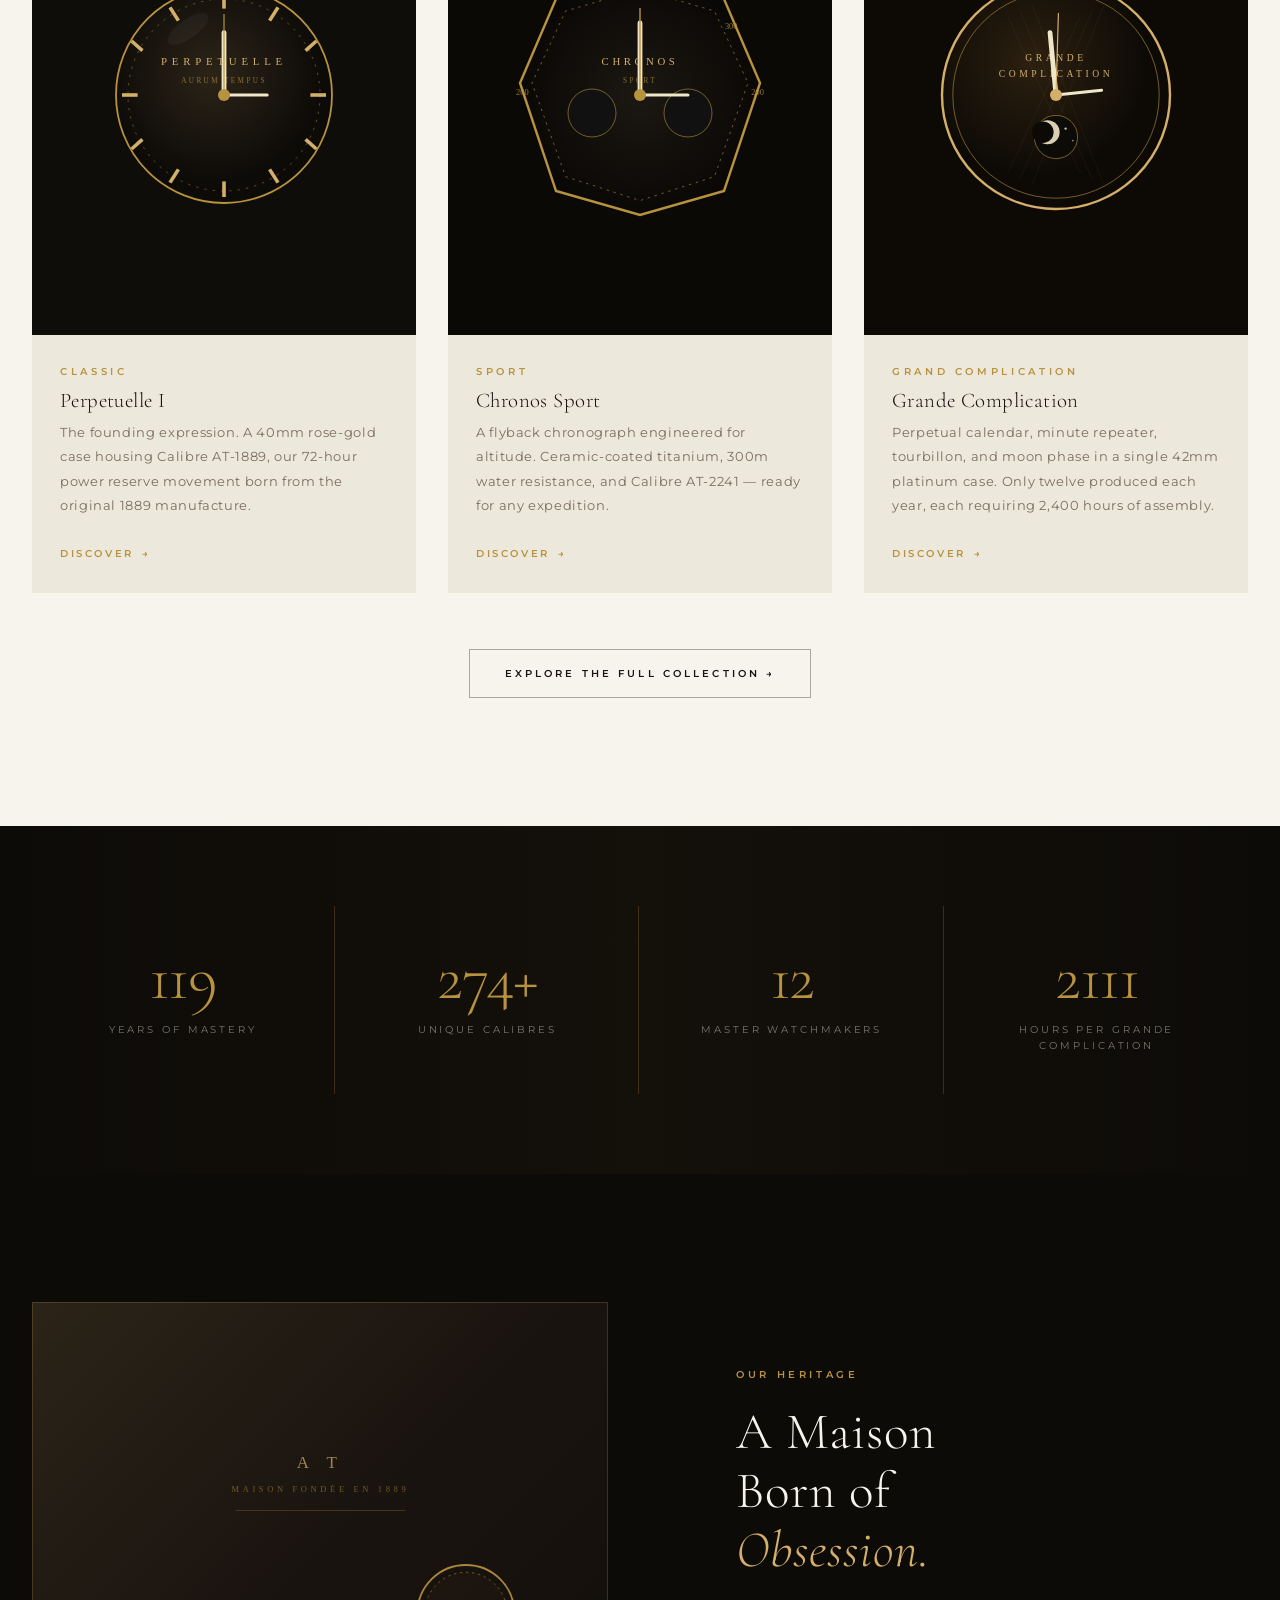
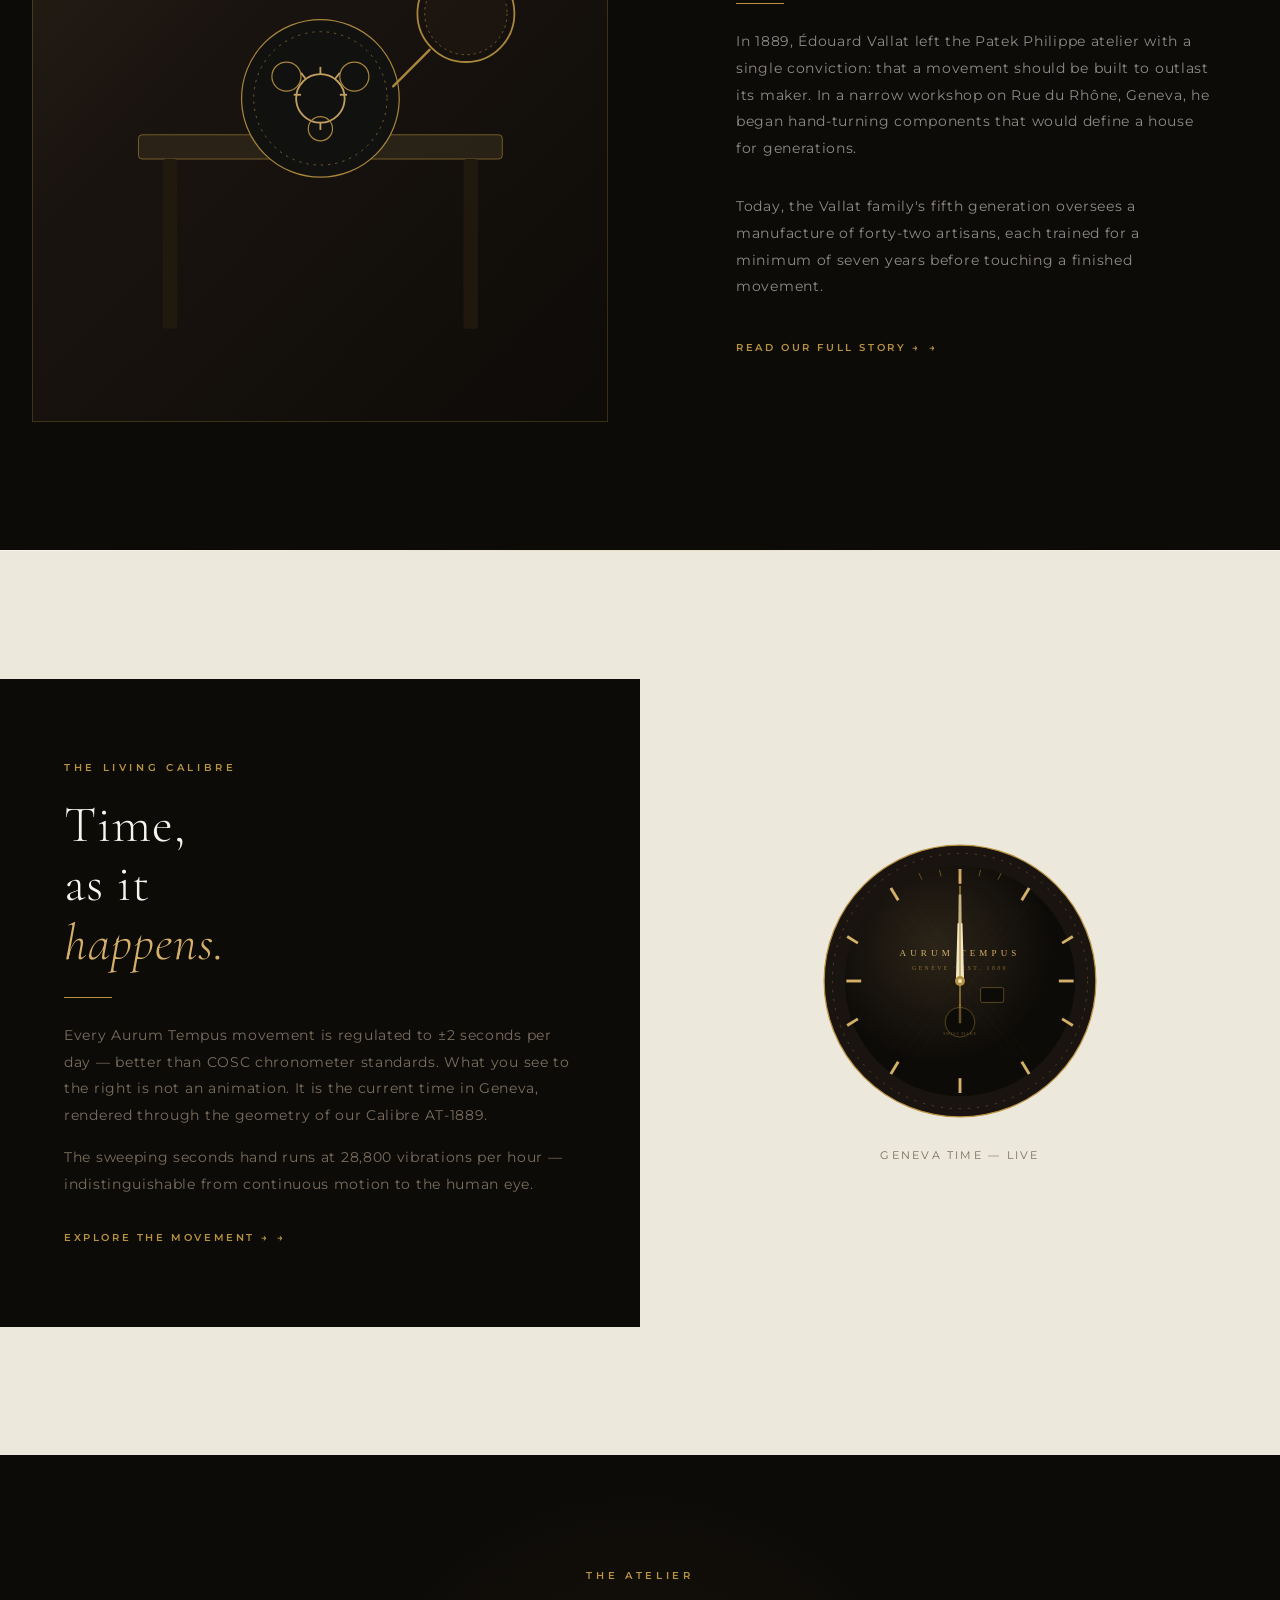
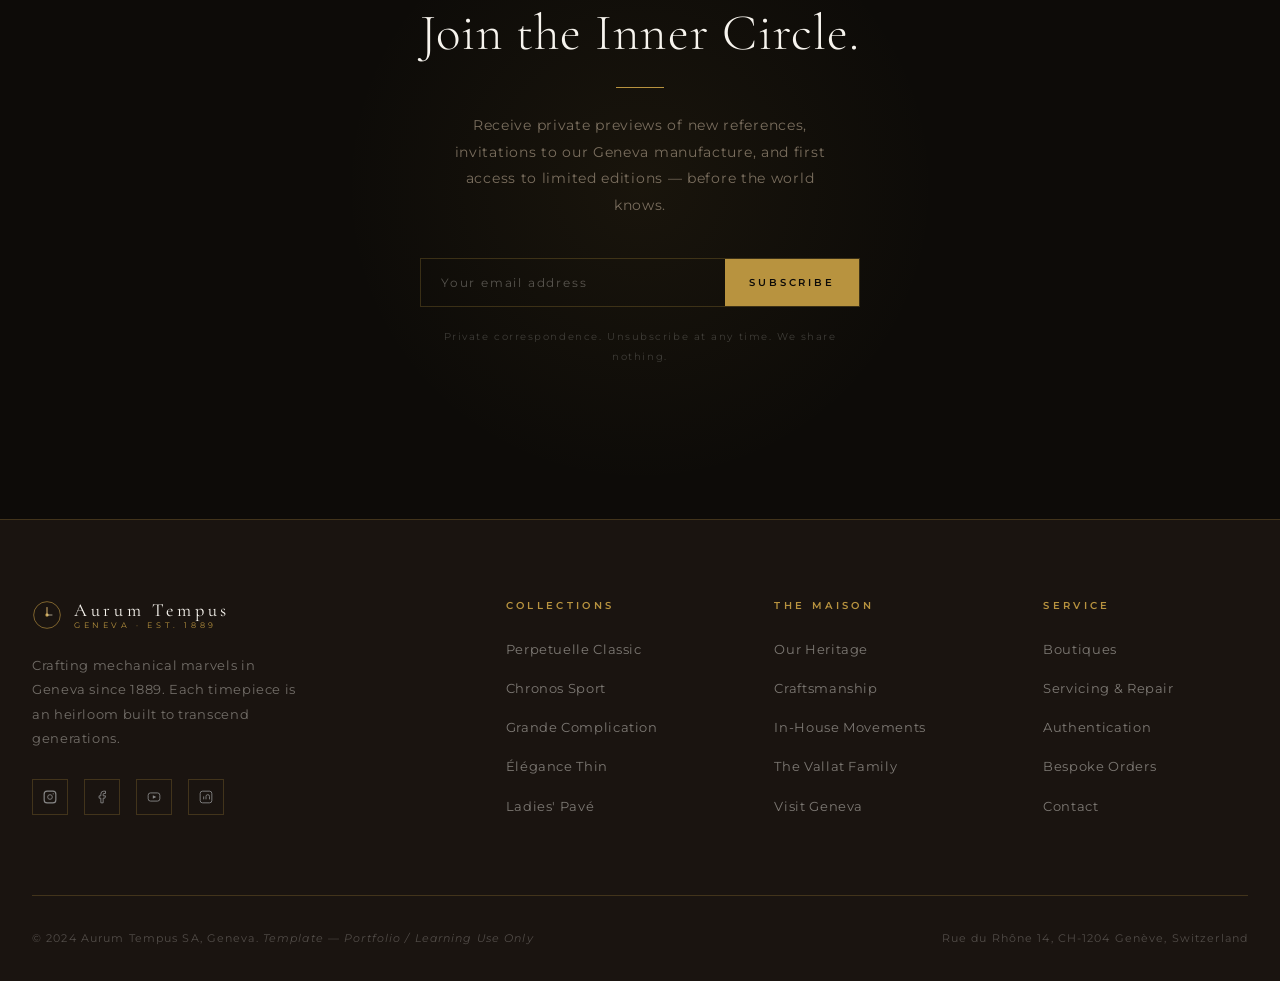
<file: docs/site.html>
<!DOCTYPE html>
<html lang="en">
<head>
  <meta charset="UTF-8" />
  <meta name="viewport" content="width=device-width, initial-scale=1.0" />
  <title>Aurum Tempus — Luxury Timepieces Since 1889</title>
  <meta name="description" content="Aurum Tempus crafts extraordinary mechanical timepieces for those who understand that true luxury is measured in generations, not seasons." />
  <link rel="stylesheet" href="styles.css" />
</head>
<body>

  <!-- Page Transition -->
  <div class="page-transition"></div>

  <!-- Custom Cursor -->
  <div class="cursor" aria-hidden="true"></div>
  <div class="cursor-ring" aria-hidden="true"></div>

  <!-- ── Navigation ── -->
  <nav class="nav" role="navigation" aria-label="Main navigation">
    <div class="nav-inner">
      <a href="index.html" class="nav-logo" aria-label="Aurum Tempus — Home">
        <svg viewBox="0 0 36 36" fill="none" xmlns="http://www.w3.org/2000/svg" aria-hidden="true">
          <circle cx="18" cy="18" r="16" stroke="#b8933f" stroke-width="0.75"/>
          <circle cx="18" cy="18" r="11" stroke="#b8933f" stroke-width="0.5" stroke-dasharray="2 3"/>
          <path d="M18 6 L20.5 14 L18 12 L15.5 14 Z" fill="#b8933f"/>
          <circle cx="18" cy="18" r="2" fill="#b8933f"/>
          <line x1="18" y1="18" x2="18" y2="9" stroke="#d4af6a" stroke-width="1.2" stroke-linecap="round"/>
          <line x1="18" y1="18" x2="24" y2="18" stroke="#f0e6c8" stroke-width="0.8" stroke-linecap="round"/>
          <!-- Crown -->
          <path d="M31 15 L33 13 L33 17 L35 15 L35 21 L31 21 Z" fill="#b8933f" opacity="0.6"/>
        </svg>
        <div class="nav-logo-text">
          <span class="nav-logo-name">Aurum Tempus</span>
          <span class="nav-logo-sub">Geneva · Est. 1889</span>
        </div>
      </a>

      <ul class="nav-links">
        <li><a href="collections.html">Collections</a></li>
        <li><a href="heritage.html">Heritage</a></li>
        <li><a href="craftsmanship.html">Craftsmanship</a></li>
        <li><a href="contact.html">Contact</a></li>
      </ul>

      <button class="btn btn-primary nav-cta cart-toggle" aria-label="Open cart">
      Cart <span class="cart-count">0</span>
      </button>

      <button class="nav-hamburger" aria-label="Open menu" aria-expanded="false">
        <span></span><span></span><span></span>
      </button>
    </div>
  </nav>

  <!-- Mobile Nav -->
  <div class="nav-mobile" role="dialog" aria-label="Mobile navigation">
    <a href="collections.html">Collections</a>
    <a href="heritage.html">Heritage</a>
    <a href="craftsmanship.html">Craftsmanship</a>
    <a href="contact.html">Contact</a>
    <a href="contact.html" class="btn btn-primary" style="margin-top:1rem">Enquire Now</a>
  </div>

  <main>

    <!-- ── HERO ── -->
    <section class="hero" aria-label="Hero">
      <div class="hero-bg"></div>
      <div class="hero-noise" aria-hidden="true"></div>

      <!-- Live Watch SVG -->
      <div class="hero-watch-wrapper" aria-hidden="true">
        <div class="watch-glow"></div>
        <svg class="watch-face" viewBox="0 0 400 400" xmlns="http://www.w3.org/2000/svg">
          <!-- Strap top -->
          <rect x="158" y="0" width="84" height="90" rx="8" fill="#1a1208"/>
          <rect x="163" y="5" width="74" height="80" rx="6" fill="#221a0e" stroke="#b8933f" stroke-width="0.5" stroke-opacity="0.4"/>
          <!-- Strap bottom -->
          <rect x="158" y="310" width="84" height="90" rx="8" fill="#1a1208"/>
          <rect x="163" y="315" width="74" height="80" rx="6" fill="#221a0e" stroke="#b8933f" stroke-width="0.5" stroke-opacity="0.4"/>
          <!-- Lugs -->
          <rect x="145" y="80" width="18" height="30" rx="4" fill="#2c2418"/>
          <rect x="237" y="80" width="18" height="30" rx="4" fill="#2c2418"/>
          <rect x="145" y="290" width="18" height="30" rx="4" fill="#2c2418"/>
          <rect x="237" y="290" width="18" height="30" rx="4" fill="#2c2418"/>
          <!-- Case -->
          <rect x="100" y="90" width="200" height="220" rx="28" fill="#1a1410"/>
          <rect x="105" y="95" width="190" height="210" rx="25" fill="url(#caseGrad)" stroke="#b8933f" stroke-width="1"/>
          <!-- Crown -->
          <rect x="296" y="185" width="20" height="30" rx="4" fill="#2c2418" stroke="#b8933f" stroke-width="0.5"/>
          <!-- Bezel -->
          <circle cx="200" cy="200" r="88" fill="#111" stroke="#b8933f" stroke-width="1.5"/>
          <circle cx="200" cy="200" r="82" fill="url(#dialGrad)" stroke="#b8933f" stroke-width="0.5"/>
          <!-- Dial texture ring -->
          <circle cx="200" cy="200" r="78" fill="none" stroke="#b8933f" stroke-width="0.3" stroke-dasharray="1 4"/>
          <!-- Hour markers -->
          <g stroke="#d4af6a" stroke-width="2.5">
            <line x1="200" y1="124" x2="200" y2="136"/>
            <line x1="244" y1="135" x2="237" y2="145"/>
            <line x1="276" y1="165" x2="268" y2="171"/>
            <line x1="286" y1="200" x2="274" y2="200"/>
            <line x1="276" y1="235" x2="268" y2="229"/>
            <line x1="244" y1="265" x2="237" y2="255"/>
            <line x1="200" y1="276" x2="200" y2="264"/>
            <line x1="156" y1="265" x2="163" y2="255"/>
            <line x1="124" y1="235" x2="132" y2="229"/>
            <line x1="114" y1="200" x2="126" y2="200"/>
            <line x1="124" y1="165" x2="132" y2="171"/>
            <line x1="156" y1="135" x2="163" y2="145"/>
          </g>
          <!-- Minor markers -->
          <g stroke="#b8933f" stroke-width="1" opacity="0.6">
            <line x1="200" y1="124" x2="200" y2="130"/>
            <line x1="220" y1="125" x2="218" y2="131"/>
            <line x1="238" y1="129" x2="235" y2="135"/>
          </g>
          <!-- Brand name on dial -->
          <text x="200" y="172" text-anchor="middle" font-family="Georgia, serif" font-size="10" letter-spacing="3" fill="#d4af6a" opacity="0.9">AURUM TEMPUS</text>
          <text x="200" y="186" text-anchor="middle" font-family="Georgia, serif" font-size="6" letter-spacing="2" fill="#b8933f" opacity="0.7">GENÈVE</text>
          <!-- Subdial aperture -->
          <circle cx="200" cy="232" r="14" fill="#0d0b08" stroke="#b8933f" stroke-width="0.5"/>
          <text x="200" y="248" text-anchor="middle" font-family="Georgia, serif" font-size="5" letter-spacing="1" fill="#b8933f" opacity="0.5">SWISS MADE</text>

          <!-- Hour hand -->
          <g id="hour-hand" style="transform-origin:200px 200px">
            <rect x="197" y="148" width="6" height="58" rx="3" fill="#f0e6c8"/>
          </g>
          <!-- Minute hand -->
          <g id="min-hand" style="transform-origin:200px 200px">
            <rect x="198.5" y="130" width="3" height="76" rx="1.5" fill="#f0e6c8"/>
          </g>
          <!-- Second hand -->
          <g id="sec-hand" style="transform-origin:200px 200px">
            <rect x="199.5" y="125" width="1" height="82" rx="0.5" fill="#b8933f"/>
            <circle cx="200" cy="232" r="3" fill="#b8933f"/>
          </g>
          <!-- Center cap -->
          <circle cx="200" cy="200" r="4.5" fill="#b8933f"/>
          <circle cx="200" cy="200" r="2" fill="#f0e6c8"/>

          <!-- Defs -->
          <defs>
            <radialGradient id="caseGrad" cx="30%" cy="30%">
              <stop offset="0%" stop-color="#3d3020"/>
              <stop offset="100%" stop-color="#1a1410"/>
            </radialGradient>
            <radialGradient id="dialGrad" cx="50%" cy="40%">
              <stop offset="0%" stop-color="#1c1508"/>
              <stop offset="100%" stop-color="#0d0a05"/>
            </radialGradient>
          </defs>
        </svg>
      </div>

      <div class="hero-content">
        <div class="container">
          <span class="hero-label">Geneva · Est. 1889</span>
          <h1>Time is the<br/>only true<br/><em>luxury.</em></h1>
          <p class="hero-sub">Mechanical watchmaking elevated to an art form. Each Aurum Tempus timepiece carries 135 years of Geneva's finest horological tradition.</p>
          <div class="hero-actions">
            <a href="collections.html" class="btn btn-primary" aria-label="Explore collections">Explore Collections</a>
            <a href="heritage.html" class="btn btn-ghost" aria-label="Discover our heritage">Our Heritage</a>
          </div>
        </div>
      </div>
    </section>

    <!-- ── MARQUEE ── -->
    <div class="marquee-track" aria-hidden="true">
      <div class="marquee-inner">
        <span class="marquee-item">135 Years of Geneva Tradition</span>
        <span class="marquee-item">Certified Chronometer Movements</span>
        <span class="marquee-item">18-Karat Gold & Platinum Cases</span>
        <span class="marquee-item">Hand-Assembled in House</span>
        <span class="marquee-item">In-House Calibre Movements</span>
        <span class="marquee-item">Lifetime Service Guarantee</span>
        <span class="marquee-item">135 Years of Geneva Tradition</span>
        <span class="marquee-item">Certified Chronometer Movements</span>
        <span class="marquee-item">18-Karat Gold & Platinum Cases</span>
        <span class="marquee-item">Hand-Assembled in House</span>
        <span class="marquee-item">In-House Calibre Movements</span>
        <span class="marquee-item">Lifetime Service Guarantee</span>
      </div>
    </div>

    <!-- ── COLLECTIONS TEASER ── -->
    <section class="section-pad section-light" id="collections" aria-label="Collections preview">
      <div class="container">
        <div class="reveal" style="text-align:center; margin-bottom: 4rem;">
          <span class="eyebrow">The Collections</span>
          <h2>Calibres for<br/>Every Meridian</h2>
          <div class="rule"></div>
          <p style="max-width:480px; margin: 0 auto;">From the boardroom to the summit, each collection is built around a singular pursuit of precision — mechanical movements that keep time long after empires fall.</p>
        </div>

        <div class="grid-3">

          <!-- Card 1 -->
          <article class="card reveal reveal-delay-1" data-category="classic" aria-label="Perpetuelle Classic collection">
            <div class="card-image">
              <svg viewBox="0 0 320 400" xmlns="http://www.w3.org/2000/svg" style="width:100%;height:100%;background:#1a1410">
                <defs>
                  <radialGradient id="c1" cx="45%" cy="40%">
                    <stop offset="0%" stop-color="#2c2418"/>
                    <stop offset="100%" stop-color="#0d0b08"/>
                  </radialGradient>
                </defs>
                <rect width="320" height="400" fill="#0f0d09"/>
                <circle cx="160" cy="200" r="90" fill="url(#c1)" stroke="#b8933f" stroke-width="1.5"/>
                <circle cx="160" cy="200" r="80" fill="none" stroke="#b8933f" stroke-width="0.4" stroke-dasharray="2 5"/>
                <!-- Hour markers bold -->
                <g stroke="#d4af6a" stroke-width="3">
                  <line x1="160" y1="115" x2="160" y2="128"/>
                  <line x1="205" y1="127" x2="198" y2="138"/>
                  <line x1="237" y1="155" x2="228" y2="163"/>
                  <line x1="245" y1="200" x2="232" y2="200"/>
                  <line x1="237" y1="245" x2="228" y2="237"/>
                  <line x1="205" y1="273" x2="198" y2="262"/>
                  <line x1="160" y1="285" x2="160" y2="272"/>
                  <line x1="115" y1="273" x2="122" y2="262"/>
                  <line x1="83"  y1="245" x2="92"  y2="237"/>
                  <line x1="75"  y1="200" x2="88"  y2="200"/>
                  <line x1="83"  y1="155" x2="92"  y2="163"/>
                  <line x1="115" y1="127" x2="122" y2="138"/>
                </g>
                <text x="160" y="175" text-anchor="middle" font-family="Georgia,serif" font-size="9" letter-spacing="4" fill="#d4af6a">PERPETUELLE</text>
                <text x="160" y="190" text-anchor="middle" font-family="Georgia,serif" font-size="6" letter-spacing="2" fill="#b8933f" opacity="0.7">AURUM TEMPUS</text>
                <!-- Hands -->
                <line x1="160" y1="200" x2="160" y2="148" stroke="#f0e6c8" stroke-width="4" stroke-linecap="round"/>
                <line x1="160" y1="200" x2="196" y2="200" stroke="#f0e6c8" stroke-width="2.5" stroke-linecap="round"/>
                <line x1="160" y1="200" x2="160" y2="133" stroke="#b8933f" stroke-width="1" stroke-linecap="round"/>
                <circle cx="160" cy="200" r="5" fill="#b8933f"/>
                <!-- Reflection -->
                <ellipse cx="130" cy="145" rx="20" ry="8" fill="white" opacity="0.04" transform="rotate(-35 130 145)"/>
              </svg>
            </div>
            <div class="card-body">
              <span class="eyebrow" style="margin-bottom:0.5rem">Classic</span>
              <h4>Perpetuelle I</h4>
              <p>The founding expression. A 40mm rose-gold case housing Calibre AT-1889, our 72-hour power reserve movement born from the original 1889 manufacture.</p>
              <a href="collections.html" class="btn-arrow">Discover</a>
            </div>
          </article>

          <!-- Card 2 -->
          <article class="card reveal reveal-delay-2" data-category="sport" aria-label="Chronos Sport collection">
            <div class="card-image">
              <svg viewBox="0 0 320 400" xmlns="http://www.w3.org/2000/svg" style="width:100%;height:100%;background:#1a1410">
                <defs>
                  <radialGradient id="c2" cx="50%" cy="50%">
                    <stop offset="0%" stop-color="#1c1812"/>
                    <stop offset="100%" stop-color="#0a0806"/>
                  </radialGradient>
                </defs>
                <rect width="320" height="400" fill="#0a0906"/>
                <!-- Octagonal bezel -->
                <polygon points="160,100 230,120 260,190 230,280 160,300 90,280 60,190 90,120" fill="url(#c2)" stroke="#b8933f" stroke-width="2"/>
                <polygon points="160,112 222,130 250,190 222,268 160,288 98,268 70,190 98,130" fill="none" stroke="#b8933f" stroke-width="0.5" stroke-dasharray="2 4"/>
                <!-- Tachymeter marks -->
                <g fill="#b8933f" font-family="Georgia,serif" font-size="7" opacity="0.8">
                  <text x="158" y="110" text-anchor="middle">500</text>
                  <text x="236" y="145" text-anchor="middle">300</text>
                  <text x="258" y="200" text-anchor="middle">200</text>
                  <text x="62"  y="200" text-anchor="middle">200</text>
                </g>
                <text x="160" y="175" text-anchor="middle" font-family="Georgia,serif" font-size="9" letter-spacing="3" fill="#d4af6a">CHRONOS</text>
                <text x="160" y="190" text-anchor="middle" font-family="Georgia,serif" font-size="6" letter-spacing="2" fill="#b8933f" opacity="0.7">SPORT</text>
                <!-- Subdials -->
                <circle cx="120" cy="215" r="20" fill="#111" stroke="#b8933f" stroke-width="0.5"/>
                <circle cx="200" cy="215" r="20" fill="#111" stroke="#b8933f" stroke-width="0.5"/>
                <!-- Hands -->
                <line x1="160" y1="200" x2="160" y2="140" stroke="#f0e6c8" stroke-width="4" stroke-linecap="round"/>
                <line x1="160" y1="200" x2="200" y2="200" stroke="#f0e6c8" stroke-width="2.5" stroke-linecap="round"/>
                <line x1="160" y1="200" x2="160" y2="128" stroke="#b8933f" stroke-width="1.2" stroke-linecap="round"/>
                <circle cx="160" cy="200" r="5" fill="#b8933f"/>
              </svg>
            </div>
            <div class="card-body">
              <span class="eyebrow" style="margin-bottom:0.5rem">Sport</span>
              <h4>Chronos Sport</h4>
              <p>A flyback chronograph engineered for altitude. Ceramic-coated titanium, 300m water resistance, and Calibre AT-2241 — ready for any expedition.</p>
              <a href="collections.html" class="btn-arrow">Discover</a>
            </div>
          </article>

          <!-- Card 3 -->
          <article class="card reveal reveal-delay-3" data-category="grand" aria-label="Grand Complication collection">
            <div class="card-image">
              <svg viewBox="0 0 320 400" xmlns="http://www.w3.org/2000/svg" style="width:100%;height:100%;background:#1a1410">
                <defs>
                  <radialGradient id="c3" cx="40%" cy="35%">
                    <stop offset="0%" stop-color="#2c2010"/>
                    <stop offset="100%" stop-color="#0d0a06"/>
                  </radialGradient>
                </defs>
                <rect width="320" height="400" fill="#0d0a06"/>
                <circle cx="160" cy="200" r="95" fill="url(#c3)" stroke="#d4af6a" stroke-width="2"/>
                <circle cx="160" cy="200" r="86" fill="none" stroke="#b8933f" stroke-width="0.5"/>
                <!-- Guilloché pattern -->
                <g stroke="#b8933f" stroke-width="0.2" opacity="0.3">
                  <line x1="130" y1="130" x2="190" y2="270"/>
                  <line x1="140" y1="125" x2="200" y2="275"/>
                  <line x1="120" y1="135" x2="180" y2="265"/>
                  <line x1="130" y1="270" x2="190" y2="130"/>
                  <line x1="120" y1="265" x2="180" y2="135"/>
                  <line x1="140" y1="275" x2="200" y2="125"/>
                </g>
                <!-- Moon phase -->
                <circle cx="160" cy="235" r="18" fill="#0d0b08" stroke="#b8933f" stroke-width="0.5"/>
                <circle cx="153" cy="231" r="10" fill="#f0e6c8" opacity="0.9"/>
                <circle cx="149" cy="231" r="9" fill="#0d0a06"/>
                <!-- Stars -->
                <circle cx="168" cy="228" r="1" fill="#f0e6c8" opacity="0.8"/>
                <circle cx="174" cy="238" r="0.7" fill="#f0e6c8" opacity="0.6"/>
                <text x="160" y="172" text-anchor="middle" font-family="Georgia,serif" font-size="8" letter-spacing="3" fill="#d4af6a">GRANDE</text>
                <text x="160" y="185" text-anchor="middle" font-family="Georgia,serif" font-size="8" letter-spacing="3" fill="#d4af6a">COMPLICATION</text>
                <!-- Hands -->
                <line x1="160" y1="200" x2="155" y2="148" stroke="#f0e6c8" stroke-width="4" stroke-linecap="round"/>
                <line x1="160" y1="200" x2="198" y2="196" stroke="#f0e6c8" stroke-width="2.5" stroke-linecap="round"/>
                <line x1="160" y1="200" x2="162" y2="132" stroke="#d4af6a" stroke-width="1" stroke-linecap="round"/>
                <circle cx="160" cy="200" r="5" fill="#d4af6a"/>
              </svg>
            </div>
            <div class="card-body">
              <span class="eyebrow" style="margin-bottom:0.5rem">Grand Complication</span>
              <h4>Grande Complication</h4>
              <p>Perpetual calendar, minute repeater, tourbillon, and moon phase in a single 42mm platinum case. Only twelve produced each year, each requiring 2,400 hours of assembly.</p>
              <a href="collections.html" class="btn-arrow">Discover</a>
            </div>
          </article>

        </div>

        <div class="reveal" style="text-align:center; margin-top:3.5rem">
          <a href="collections.html" class="btn btn-ghost-dark">Explore the Full Collection →</a>
        </div>
      </div>
    </section>

    <!-- ── STATS BAR ── -->
    <section class="stats-bar" aria-label="Brand milestones">
      <div class="container">
        <div class="stats-grid">
          <div class="stat-item reveal">
            <div class="stat-number" data-count="135" data-suffix="">
              <span>0</span>
            </div>
            <div class="stat-label">Years of Mastery</div>
          </div>
          <div class="stat-item reveal reveal-delay-1">
            <div class="stat-number" data-count="312" data-suffix="+">
              <span>0</span>
            </div>
            <div class="stat-label">Unique Calibres</div>
          </div>
          <div class="stat-item reveal reveal-delay-2">
            <div class="stat-number" data-count="14" data-suffix="">
              <span>0</span>
            </div>
            <div class="stat-label">Master Watchmakers</div>
          </div>
          <div class="stat-item reveal reveal-delay-3">
            <div class="stat-number" data-count="2400" data-suffix="">
              <span>0</span>
            </div>
            <div class="stat-label">Hours per Grande Complication</div>
          </div>
        </div>
      </div>
    </section>

    <!-- ── HERITAGE TEASER ── -->
    <section class="section-pad section-dark" id="heritage" aria-label="Brand heritage teaser">
      <div class="container">
        <div class="grid-2">

          <div class="story-image reveal">
            <div class="story-image-inner">
              <svg viewBox="0 0 380 480" xmlns="http://www.w3.org/2000/svg" style="width:80%; opacity:0.9">
                <!-- Workshop illustration -->
                <defs>
                  <linearGradient id="wkGrad" x1="0%" y1="0%" x2="100%" y2="100%">
                    <stop offset="0%" stop-color="#2c2418"/>
                    <stop offset="100%" stop-color="#1a1208"/>
                  </linearGradient>
                </defs>
                <!-- Table -->
                <rect x="40" y="300" width="300" height="20" rx="3" fill="#2c2418" stroke="#b8933f" stroke-width="0.5"/>
                <rect x="60" y="320" width="12" height="140" rx="3" fill="#221a0e"/>
                <rect x="308" y="320" width="12" height="140" rx="3" fill="#221a0e"/>
                <!-- Movement on table -->
                <circle cx="190" cy="270" r="65" fill="#111" stroke="#b8933f" stroke-width="1"/>
                <circle cx="190" cy="270" r="55" fill="none" stroke="#b8933f" stroke-width="0.5" stroke-dasharray="2 4"/>
                <!-- Gears -->
                <circle cx="190" cy="270" r="20" fill="none" stroke="#d4af6a" stroke-width="1.5"/>
                <circle cx="218" cy="252" r="12" fill="none" stroke="#b8933f" stroke-width="1"/>
                <circle cx="162" cy="252" r="12" fill="none" stroke="#b8933f" stroke-width="1"/>
                <circle cx="190" cy="295" r="10" fill="none" stroke="#b8933f" stroke-width="1"/>
                <!-- Gear teeth suggestion -->
                <g stroke="#d4af6a" stroke-width="1.5">
                  <line x1="190" y1="250" x2="190" y2="244"/>
                  <line x1="202" y1="254" x2="206" y2="249"/>
                  <line x1="206" y1="267" x2="212" y2="267"/>
                  <line x1="178" y1="254" x2="174" y2="249"/>
                  <line x1="174" y1="267" x2="168" y2="267"/>
                  <line x1="190" y1="290" x2="190" y2="296"/>
                </g>
                <!-- Loupe -->
                <circle cx="310" cy="200" r="40" fill="none" stroke="#b8933f" stroke-width="1.5"/>
                <line x1="280" y1="230" x2="250" y2="260" stroke="#b8933f" stroke-width="2" stroke-linecap="round"/>
                <circle cx="310" cy="200" r="34" fill="rgba(184,147,63,0.04)" stroke="#b8933f" stroke-width="0.5" stroke-dasharray="2 3"/>
                <!-- Text -->
                <text x="190" y="80" text-anchor="middle" font-family="Georgia,serif" font-size="14" letter-spacing="6" fill="#d4af6a" opacity="0.8">A T</text>
                <text x="190" y="100" text-anchor="middle" font-family="Georgia,serif" font-size="7" letter-spacing="3" fill="#b8933f" opacity="0.6">MAISON FONDÉE EN 1889</text>
                <!-- Divider -->
                <line x1="120" y1="115" x2="260" y2="115" stroke="#b8933f" stroke-width="0.5" opacity="0.5"/>
              </svg>
            </div>
          </div>

          <div class="story-text reveal reveal-delay-2">
            <span class="eyebrow">Our Heritage</span>
            <h2 style="color: var(--text-light)">A Maison<br/>Born of<br/><em style="color:var(--accent-light)">Obsession.</em></h2>
            <div class="rule rule-left"></div>
            <p>In 1889, Édouard Vallat left the Patek Philippe atelier with a single conviction: that a movement should be built to outlast its maker. In a narrow workshop on Rue du Rhône, Geneva, he began hand-turning components that would define a house for generations.</p>
            <p style="margin-top: 1rem; margin-bottom: 2rem;">Today, the Vallat family's fifth generation oversees a manufacture of forty-two artisans, each trained for a minimum of seven years before touching a finished movement.</p>
            <a href="heritage.html" class="btn-arrow">Read Our Full Story →</a>
          </div>

        </div>
      </div>
    </section>

    <div class="divider"></div>

    <!-- ── LIVE CLOCK FEATURE ── -->
    <section class="section-pad section-cream" id="feature" aria-label="Live time feature">
      <div class="container">
        <div class="feature-row" style="min-height:500px; margin: 0 -2rem;">
          <div class="feature-col feature-col-dark">
            <span class="eyebrow">The Living Calibre</span>
            <h2 style="color:var(--text-light)">Time,<br/>as it<br/><em style="color:var(--accent-light)">happens.</em></h2>
            <div class="rule rule-left"></div>
            <p>Every Aurum Tempus movement is regulated to ±2 seconds per day — better than COSC chronometer standards. What you see to the right is not an animation. It is the current time in Geneva, rendered through the geometry of our Calibre AT-1889.</p>
            <p style="margin-top:1rem; margin-bottom:2rem">The sweeping seconds hand runs at 28,800 vibrations per hour — indistinguishable from continuous motion to the human eye.</p>
            <a href="craftsmanship.html" class="btn-arrow">Explore the Movement →</a>
          </div>

          <div class="feature-col feature-col-cream" style="align-items:center">
            <!-- Large live clock -->
            <svg viewBox="0 0 340 340" xmlns="http://www.w3.org/2000/svg" style="width: min(280px, 80%)" aria-label="Live clock showing current time">
              <defs>
                <radialGradient id="bigDial" cx="40%" cy="35%">
                  <stop offset="0%" stop-color="#2c2418"/>
                  <stop offset="100%" stop-color="#0d0b08"/>
                </radialGradient>
              </defs>
              <!-- Outer ring -->
              <circle cx="170" cy="170" r="165" fill="#1a1410" stroke="#b8933f" stroke-width="1.5"/>
              <circle cx="170" cy="170" r="155" fill="none" stroke="#b8933f" stroke-width="0.4" stroke-dasharray="3 8"/>
              <!-- Dial -->
              <circle cx="170" cy="170" r="140" fill="url(#bigDial)"/>
              <!-- Guilloché pattern -->
              <g stroke="#b8933f" stroke-width="0.3" opacity="0.15">
                <line x1="100" y1="80" x2="240" y2="260"/>
                <line x1="115" y1="75" x2="255" y2="265"/>
                <line x1="85"  y1="85" x2="225" y2="255"/>
                <line x1="100" y1="260" x2="240" y2="80"/>
                <line x1="85"  y1="255" x2="225" y2="85"/>
                <line x1="115" y1="265" x2="255" y2="75"/>
              </g>
              <!-- Hour markers -->
              <g stroke="#d4af6a" stroke-width="3.5">
                <line x1="170" y1="34"  x2="170" y2="52"/>
                <line x1="254" y1="57"  x2="245" y2="72"/>
                <line x1="307" y1="116" x2="294" y2="124"/>
                <line x1="308" y1="170" x2="290" y2="170"/>
                <line x1="307" y1="224" x2="294" y2="216"/>
                <line x1="254" y1="283" x2="245" y2="268"/>
                <line x1="170" y1="306" x2="170" y2="288"/>
                <line x1="86"  y1="283" x2="95"  y2="268"/>
                <line x1="33"  y1="224" x2="46"  y2="216"/>
                <line x1="32"  y1="170" x2="50"  y2="170"/>
                <line x1="33"  y1="116" x2="46"  y2="124"/>
                <line x1="86"  y1="57"  x2="95"  y2="72"/>
              </g>
              <!-- Minor markers -->
              <g stroke="#b8933f" stroke-width="1.2" opacity="0.5">
                <line x1="170" y1="34" x2="170" y2="42"/>
                <line x1="195" y1="35" x2="193" y2="43"/>
                <line x1="220" y1="39" x2="216" y2="47"/>
                <line x1="145" y1="35" x2="147" y2="43"/>
                <line x1="120" y1="39" x2="124" y2="47"/>
              </g>
              <!-- Brand text -->
              <text x="170" y="140" text-anchor="middle" font-family="Georgia,serif" font-size="11" letter-spacing="5" fill="#d4af6a">AURUM TEMPUS</text>
              <text x="170" y="157" text-anchor="middle" font-family="Georgia,serif" font-size="7" letter-spacing="3" fill="#b8933f" opacity="0.7">GENÈVE · EST. 1889</text>
              <!-- Date aperture -->
              <rect x="195" y="178" width="28" height="18" rx="2" fill="#0d0b08" stroke="#b8933f" stroke-width="0.5"/>
              <!-- Subdial -->
              <circle cx="170" cy="220" r="18" fill="#0d0b08" stroke="#b8933f" stroke-width="0.5"/>
              <text x="170" y="236" text-anchor="middle" font-family="Georgia,serif" font-size="5" letter-spacing="1" fill="#b8933f" opacity="0.5">SWISS MADE</text>
              <!-- Hour hand -->
              <g id="hour-hand" style="transform-origin:170px 170px">
                <polygon points="167,100 173,100 175,170 165,170" fill="#f0e6c8" rx="2"/>
              </g>
              <!-- Minute hand -->
              <g id="min-hand" style="transform-origin:170px 170px">
                <polygon points="168.5,65 171.5,65 172.5,170 167.5,170" fill="#f0e6c8"/>
              </g>
              <!-- Second hand -->
              <g id="sec-hand" style="transform-origin:170px 170px">
                <line x1="170" y1="55"  x2="170" y2="200" stroke="#b8933f" stroke-width="1.5" stroke-linecap="round"/>
                <line x1="170" y1="200" x2="170" y2="220" stroke="#b8933f" stroke-width="3" stroke-linecap="round" opacity="0.5"/>
              </g>
              <!-- Center -->
              <circle cx="170" cy="170" r="6" fill="#b8933f"/>
              <circle cx="170" cy="170" r="2.5" fill="#f0e6c8"/>
            </svg>
            <p style="text-align:center; margin-top:1.5rem; font-size:0.7rem; letter-spacing:0.2em; text-transform:uppercase; color: var(--text-muted)">Geneva Time — Live</p>
          </div>
        </div>
      </div>
    </section>

    <!-- ── EMAIL CTA ── -->
    <section class="cta-section" aria-label="Newsletter signup">
      <div class="container">
        <div class="reveal">
          <span class="eyebrow">The Atelier</span>
          <h2>Join the Inner Circle.</h2>
          <div class="rule"></div>
          <p>Receive private previews of new references, invitations to our Geneva manufacture, and first access to limited editions — before the world knows.</p>
        </div>
        <form class="email-form reveal reveal-delay-1" aria-label="Newsletter signup form">
          <input type="email" placeholder="Your email address" required aria-label="Email address" />
          <button type="submit" aria-label="Subscribe to newsletter">Subscribe</button>
        </form>
        <p class="reveal reveal-delay-2" style="margin-top:1.25rem; font-size:0.65rem; letter-spacing:0.15em; color:rgba(247,244,238,0.2)">
          Private correspondence. Unsubscribe at any time. We share nothing.
        </p>
      </div>
    </section>

  </main>

  <!-- ── FOOTER ── -->
  <footer class="footer" role="contentinfo">
    <div class="container">
      <div class="footer-grid">

        <div class="footer-brand">
          <a href="index.html" class="nav-logo" style="display:inline-flex">
            <svg viewBox="0 0 36 36" fill="none" xmlns="http://www.w3.org/2000/svg" style="width:30px;height:30px" aria-hidden="true">
              <circle cx="18" cy="18" r="16" stroke="#b8933f" stroke-width="0.75"/>
              <circle cx="18" cy="18" r="2" fill="#b8933f"/>
              <line x1="18" y1="18" x2="18" y2="9" stroke="#d4af6a" stroke-width="1.2" stroke-linecap="round"/>
              <line x1="18" y1="18" x2="24" y2="18" stroke="#f0e6c8" stroke-width="0.8" stroke-linecap="round"/>
            </svg>
            <div class="nav-logo-text">
              <span class="nav-logo-name">Aurum Tempus</span>
              <span class="nav-logo-sub">Geneva · Est. 1889</span>
            </div>
          </a>
          <p>Crafting mechanical marvels in Geneva since 1889. Each timepiece is an heirloom built to transcend generations.</p>
          <div class="footer-social">
            <a href="#" aria-label="Instagram">
              <svg viewBox="0 0 24 24" xmlns="http://www.w3.org/2000/svg"><rect x="2" y="2" width="20" height="20" rx="5" ry="5" stroke-width="2" stroke="#888" fill="none"/><circle cx="12" cy="12" r="4" stroke="#888" stroke-width="1.5" fill="none"/><circle cx="17.5" cy="6.5" r="1" fill="#888"/></svg>
            </a>
            <a href="#" aria-label="Facebook">
              <svg viewBox="0 0 24 24" xmlns="http://www.w3.org/2000/svg"><path d="M18 2h-3a5 5 0 0 0-5 5v3H7v4h3v8h4v-8h3l1-4h-4V7a1 1 0 0 1 1-1h3z" stroke="#888" stroke-width="1.5" fill="none"/></svg>
            </a>
            <a href="#" aria-label="YouTube">
              <svg viewBox="0 0 24 24" xmlns="http://www.w3.org/2000/svg"><rect x="2" y="5" width="20" height="14" rx="4" stroke="#888" stroke-width="1.5" fill="none"/><polygon points="10,9 16,12 10,15" fill="#888"/></svg>
            </a>
            <a href="#" aria-label="LinkedIn">
              <svg viewBox="0 0 24 24" xmlns="http://www.w3.org/2000/svg"><rect x="2" y="2" width="20" height="20" rx="4" stroke="#888" stroke-width="1.5" fill="none"/><line x1="8" y1="11" x2="8" y2="16" stroke="#888" stroke-width="1.5"/><line x1="8" y1="8" x2="8" y2="8.01" stroke="#888" stroke-width="2"/><path d="M12 11v5M12 11a3 3 0 0 1 6 0v5" stroke="#888" stroke-width="1.5" fill="none"/></svg>
            </a>
          </div>
        </div>

        <div class="footer-col">
          <h5>Collections</h5>
          <ul>
            <li><a href="collections.html">Perpetuelle Classic</a></li>
            <li><a href="collections.html">Chronos Sport</a></li>
            <li><a href="collections.html">Grande Complication</a></li>
            <li><a href="collections.html">Élégance Thin</a></li>
            <li><a href="collections.html">Ladies' Pavé</a></li>
          </ul>
        </div>

        <div class="footer-col">
          <h5>The Maison</h5>
          <ul>
            <li><a href="heritage.html">Our Heritage</a></li>
            <li><a href="craftsmanship.html">Craftsmanship</a></li>
            <li><a href="craftsmanship.html">In-House Movements</a></li>
            <li><a href="heritage.html">The Vallat Family</a></li>
            <li><a href="contact.html">Visit Geneva</a></li>
          </ul>
        </div>

        <div class="footer-col">
          <h5>Service</h5>
          <ul>
            <li><a href="contact.html">Boutiques</a></li>
            <li><a href="contact.html">Servicing & Repair</a></li>
            <li><a href="contact.html">Authentication</a></li>
            <li><a href="contact.html">Bespoke Orders</a></li>
            <li><a href="contact.html">Contact</a></li>
          </ul>
        </div>

      </div>

      <div class="footer-bottom">
        <p>© 2024 Aurum Tempus SA, Geneva. <em>Template — Portfolio / Learning Use Only</em></p>
        <p>Rue du Rhône 14, CH-1204 Genève, Switzerland</p>
      </div>
    </div>
  </footer>
<!-- Cart Drawer -->
<div class="cart-drawer" id="cart-drawer" aria-hidden="true">
  <div class="cart-drawer-inner">
    <div class="cart-drawer-header">
      <span class="eyebrow">Your Selection</span>
      <button class="cart-close" aria-label="Close cart">✕</button>
    </div>
    <div class="cart-items" id="cart-items">
      <p class="cart-empty">Your cart is empty.</p>
    </div>
    <div class="cart-footer" id="cart-footer" style="display:none">
      <div class="cart-total">
        <span>Total</span>
        <span id="cart-total-price">CHF 0</span>
      </div>
      <button class="btn btn-primary" id="checkout-btn" style="width:100%">Proceed to Checkout</button>
    </div>
  </div>
</div>
<div class="cart-overlay" id="cart-overlay"></div>

<!-- Checkout Modal -->
<div class="checkout-modal" id="checkout-modal" aria-hidden="true">
  <div class="checkout-modal-inner">
    <button class="cart-close checkout-close" aria-label="Close checkout">✕</button>
    <div class="checkout-steps">
      <!-- Step 1: Details -->
      <div class="checkout-step active" id="step-1">
        <span class="eyebrow">Step 1 of 3</span>
        <h3>Your Details</h3>
        <div class="rule"></div>
        <div class="checkout-form">
          <input type="text"  placeholder="Full Name"     id="c-name"    />
          <input type="email" placeholder="Email Address" id="c-email"   />
          <input type="text"  placeholder="Address"       id="c-address" />
          <div class="checkout-form-row">
            <input type="text" placeholder="City"        id="c-city"    />
            <input type="text" placeholder="Postal Code" id="c-postal"  />
          </div>
          <input type="text" placeholder="Country" id="c-country" />
        </div>
        <button class="btn btn-primary" id="step-1-next" style="width:100%;margin-top:1.5rem">Continue to Payment</button>
      </div>
      <!-- Step 2: Payment -->
      <div class="checkout-step" id="step-2">
        <span class="eyebrow">Step 2 of 3</span>
        <h3>Payment</h3>
        <div class="rule"></div>
        <div class="checkout-form">
          <input type="text" placeholder="Cardholder Name"       id="c-card-name"   />
          <input type="text" placeholder="Card Number"           id="c-card-number" maxlength="19" />
          <div class="checkout-form-row">
            <input type="text" placeholder="MM / YY"  id="c-expiry" maxlength="7" />
            <input type="text" placeholder="CVV"      id="c-cvv"    maxlength="4" />
          </div>
        </div>
        <p style="font-size:0.65rem;letter-spacing:0.1em;color:var(--text-muted);margin-top:1rem">
          ✦ This is a portfolio demo. No real payment is processed.
        </p>
        <div style="display:flex;gap:1rem;margin-top:1.5rem">
          <button class="btn btn-ghost-dark" id="step-2-back" style="flex:1">Back</button>
          <button class="btn btn-primary"    id="step-2-next" style="flex:2">Review Order</button>
        </div>
      </div>
      <!-- Step 3: Confirmation -->
      <div class="checkout-step" id="step-3">
        <span class="eyebrow">Step 3 of 3</span>
        <h3>Order Confirmed</h3>
        <div class="rule"></div>
        <div class="confirmation-icon">✦</div>
        <p id="confirmation-msg"></p>
        <div id="order-summary"></div>
        <button class="btn btn-primary" id="step-3-close" style="width:100%;margin-top:2rem">Return to Collections</button>
      </div>
    </div>
  </div>
</div>
  <script src="script.js"></script>
</body>
</html>
</file>
<file: docs/styles.css>
/* ============================================================
   AURUM TEMPUS — Luxury Watch Brand Template
   styles.css — Shared stylesheet for all pages
   ============================================================ */

@import url('https://fonts.googleapis.com/css2?family=Cormorant+Garamond:ital,wght@0,300;0,400;0,600;1,300;1,400&family=Montserrat:wght@300;400;500;600&display=swap');

/* ── CSS Custom Properties ── */
:root {
  --primary:      #1a1410;
  --secondary:    #2c2418;
  --accent:       #b8933f;
  --accent-light: #d4af6a;
  --accent-pale:  #f0e6c8;
  --dark:         #0d0b08;
  --light:        #f7f4ee;
  --cream:        #ede8dc;
  --text:         #1a1410;
  --text-muted:   #7a6e5e;
  --text-light:   #f7f4ee;
  --border:       rgba(184, 147, 63, 0.25);
  --glass:        rgba(26, 20, 16, 0.85);

  --font-display: 'Cormorant Garamond', Georgia, serif;
  --font-body:    'Montserrat', sans-serif;

  --transition:   0.4s cubic-bezier(0.25, 0.46, 0.45, 0.94);
  --transition-slow: 0.8s cubic-bezier(0.25, 0.46, 0.45, 0.94);

  --max-width: 1320px;
  --nav-height: 80px;
}

/* ── Reset & Base ── */
*, *::before, *::after { box-sizing: border-box; margin: 0; padding: 0; }

html { scroll-behavior: smooth; font-size: 16px; }

body {
  font-family: var(--font-body);
  background: var(--light);
  color: var(--text);
  line-height: 1.7;
  overflow-x: hidden;
  cursor: none;
}

/* ── Custom Cursor ── */
.cursor {
  position: fixed;
  width: 8px;
  height: 8px;
  background: var(--accent);
  border-radius: 50%;
  pointer-events: none;
  z-index: 9999;
  transform: translate(-50%, -50%);
  transition: transform 0.1s, width 0.3s, height 0.3s, background 0.3s;
}
.cursor-ring {
  position: fixed;
  width: 32px;
  height: 32px;
  border: 1px solid rgba(184, 147, 63, 0.6);
  border-radius: 50%;
  pointer-events: none;
  z-index: 9998;
  transform: translate(-50%, -50%);
  transition: transform 0.15s, width 0.3s, height 0.3s;
}
body:hover .cursor { opacity: 1; }
a:hover ~ .cursor, button:hover ~ .cursor { width: 16px; height: 16px; }

/* ── Typography ── */
h1, h2, h3, h4, h5 {
  font-family: var(--font-display);
  font-weight: 300;
  line-height: 1.15;
  letter-spacing: 0.02em;
}

h1 { font-size: clamp(3.5rem, 8vw, 8rem); }
h2 { font-size: clamp(2.2rem, 4vw, 3.8rem); }
h3 { font-size: clamp(1.5rem, 2.5vw, 2.2rem); }
h4 { font-size: 1.3rem; }

p { font-size: 0.875rem; letter-spacing: 0.05em; color: var(--text-muted); line-height: 1.9; }

a { text-decoration: none; color: inherit; cursor: none; }

img { max-width: 100%; display: block; }

/* ── Layout Utilities ── */
.container {
  max-width: var(--max-width);
  margin: 0 auto;
  padding: 0 2rem;
}

.section-pad { padding: 8rem 0; }
.section-pad-sm { padding: 5rem 0; }

.text-center { text-align: center; }
.text-gold { color: var(--accent); }

.eyebrow {
  font-family: var(--font-body);
  font-size: 0.65rem;
  font-weight: 600;
  letter-spacing: 0.35em;
  text-transform: uppercase;
  color: var(--accent);
  display: block;
  margin-bottom: 1.2rem;
}

.rule {
  width: 48px;
  height: 1px;
  background: var(--accent);
  margin: 1.5rem auto;
}
.rule-left { margin: 1.5rem 0; }

/* ── Buttons ── */
.btn {
  display: inline-flex;
  align-items: center;
  gap: 0.75rem;
  padding: 0.9rem 2.2rem;
  font-family: var(--font-body);
  font-size: 0.65rem;
  font-weight: 600;
  letter-spacing: 0.3em;
  text-transform: uppercase;
  border: none;
  cursor: none;
  transition: var(--transition);
  position: relative;
  overflow: hidden;
}

.btn::after {
  content: '';
  position: absolute;
  inset: 0;
  background: rgba(255,255,255,0.08);
  transform: translateX(-100%);
  transition: transform 0.4s;
}
.btn:hover::after { transform: translateX(0); }

.btn-primary {
  background: var(--accent);
  color: var(--dark);
}
.btn-primary:hover { background: var(--accent-light); }

.btn-ghost {
  background: transparent;
  color: var(--text-light);
  border: 1px solid rgba(255,255,255,0.35);
}
.btn-ghost:hover { border-color: var(--accent); color: var(--accent); }

.btn-ghost-dark {
  background: transparent;
  color: var(--text);
  border: 1px solid rgba(26, 20, 16, 0.35);
}
.btn-ghost-dark:hover { border-color: var(--accent); color: var(--accent); }

.btn-arrow {
  font-family: var(--font-body);
  font-size: 0.65rem;
  font-weight: 600;
  letter-spacing: 0.25em;
  text-transform: uppercase;
  color: var(--accent);
  display: inline-flex;
  align-items: center;
  gap: 0.5rem;
  transition: gap var(--transition);
  cursor: none;
}
.btn-arrow::after { content: '→'; transition: transform var(--transition); }
.btn-arrow:hover { gap: 0.9rem; }
.btn-arrow:hover::after { transform: translateX(4px); }

/* ── Navigation ── */
.nav {
  position: fixed;
  top: 0;
  left: 0;
  right: 0;
  z-index: 1000;
  height: var(--nav-height);
  display: flex;
  align-items: center;
  transition: background var(--transition), box-shadow var(--transition);
}

.nav.scrolled {
  background: var(--glass);
  backdrop-filter: blur(20px);
  -webkit-backdrop-filter: blur(20px);
  box-shadow: 0 1px 0 var(--border);
}

.nav-inner {
  max-width: var(--max-width);
  margin: 0 auto;
  padding: 0 2rem;
  width: 100%;
  display: flex;
  align-items: center;
  justify-content: space-between;
}

.nav-logo {
  display: flex;
  align-items: center;
  gap: 0.75rem;
  cursor: none;
}

.nav-logo svg { width: 36px; height: 36px; }

.nav-logo-text {
  display: flex;
  flex-direction: column;
  line-height: 1;
}
.nav-logo-name {
  font-family: var(--font-display);
  font-size: 1.15rem;
  font-weight: 400;
  letter-spacing: 0.2em;
  color: var(--text-light);
}
.nav-logo-sub {
  font-size: 0.5rem;
  letter-spacing: 0.45em;
  text-transform: uppercase;
  color: var(--accent);
  margin-top: 2px;
}

.nav-links {
  display: flex;
  align-items: center;
  gap: 2.5rem;
  list-style: none;
}

.nav-links a {
  font-size: 0.6rem;
  font-weight: 600;
  letter-spacing: 0.3em;
  text-transform: uppercase;
  color: rgba(247, 244, 238, 0.75);
  transition: color var(--transition);
  position: relative;
}
.nav-links a::after {
  content: '';
  position: absolute;
  bottom: -4px;
  left: 0;
  width: 0;
  height: 1px;
  background: var(--accent);
  transition: width var(--transition);
}
.nav-links a:hover { color: var(--accent); }
.nav-links a:hover::after { width: 100%; }

.nav-cta { padding: 0.6rem 1.5rem; font-size: 0.6rem; }

.nav-hamburger {
  display: none;
  flex-direction: column;
  gap: 5px;
  background: none;
  border: none;
  cursor: none;
  padding: 4px;
}
.nav-hamburger span {
  display: block;
  width: 24px;
  height: 1px;
  background: var(--text-light);
  transition: var(--transition);
}

.nav-mobile {
  display: none;
  position: fixed;
  top: var(--nav-height);
  left: 0;
  right: 0;
  bottom: 0;
  background: var(--dark);
  z-index: 999;
  flex-direction: column;
  align-items: center;
  justify-content: center;
  gap: 2.5rem;
}
.nav-mobile.open { display: flex; }
.nav-mobile a {
  font-family: var(--font-display);
  font-size: 2.5rem;
  font-weight: 300;
  color: var(--text-light);
  letter-spacing: 0.1em;
  transition: color var(--transition);
}
.nav-mobile a:hover { color: var(--accent); }

/* ── Hero Sections ── */
.hero {
  position: relative;
  min-height: 100vh;
  display: flex;
  align-items: flex-end;
  background: var(--dark);
  overflow: hidden;
}

.hero-bg {
  position: absolute;
  inset: 0;
  background:
    radial-gradient(ellipse 80% 60% at 65% 40%, rgba(184,147,63,0.08) 0%, transparent 60%),
    radial-gradient(ellipse 50% 80% at 20% 80%, rgba(184,147,63,0.05) 0%, transparent 50%),
    linear-gradient(165deg, #1a1410 0%, #0d0b08 60%, #1a1208 100%);
}

.hero-noise {
  position: absolute;
  inset: 0;
  opacity: 0.03;
  background-image: url("data:image/svg+xml,%3Csvg viewBox='0 0 256 256' xmlns='http://www.w3.org/2000/svg'%3E%3Cfilter id='noise'%3E%3CfeTurbulence type='fractalNoise' baseFrequency='0.9' numOctaves='4' stitchTiles='stitch'/%3E%3C/filter%3E%3Crect width='100%25' height='100%25' filter='url(%23noise)'/%3E%3C/svg%3E");
  background-size: 200px;
}

.hero-content {
  position: relative;
  z-index: 2;
  width: 100%;
  padding: 0 0 7rem;
}

.hero-label {
  font-size: 0.6rem;
  font-weight: 600;
  letter-spacing: 0.45em;
  text-transform: uppercase;
  color: var(--accent);
  margin-bottom: 1.5rem;
  display: block;
}

.hero h1 {
  color: var(--text-light);
  font-weight: 300;
  margin-bottom: 1.5rem;
}

.hero h1 em {
  font-style: italic;
  color: var(--accent-light);
}

.hero-sub {
  font-size: 0.8rem;
  letter-spacing: 0.15em;
  color: rgba(247, 244, 238, 0.55);
  max-width: 420px;
  margin-bottom: 2.5rem;
  line-height: 2;
}

.hero-actions {
  display: flex;
  align-items: center;
  gap: 1.5rem;
  flex-wrap: wrap;
}

/* ── Section Hero (subpages) ── */
.section-hero {
  height: 50vh;
  min-height: 400px;
  display: flex;
  align-items: flex-end;
  background: var(--dark);
  position: relative;
  overflow: hidden;
}

.section-hero-bg {
  position: absolute;
  inset: 0;
  background: radial-gradient(ellipse 70% 70% at 60% 30%, rgba(184,147,63,0.1) 0%, transparent 60%),
              linear-gradient(160deg, #1a1410 0%, #0d0b08 100%);
}

.section-hero-content {
  position: relative;
  z-index: 2;
  padding-bottom: 4rem;
}

.breadcrumb {
  font-size: 0.6rem;
  letter-spacing: 0.3em;
  text-transform: uppercase;
  color: var(--accent);
  margin-bottom: 1rem;
  display: flex;
  align-items: center;
  gap: 0.75rem;
}
.breadcrumb a { color: rgba(184,147,63,0.6); transition: color var(--transition); }
.breadcrumb a:hover { color: var(--accent); }
.breadcrumb span { color: var(--accent); }

.section-hero h1 { color: var(--text-light); font-size: clamp(3rem, 6vw, 6rem); }

/* ── Cards ── */
.card {
  background: var(--cream);
  overflow: hidden;
  transition: transform var(--transition);
}
.card:hover { transform: translateY(-6px); }

.card-image {
  aspect-ratio: 4/5;
  overflow: hidden;
  background: var(--secondary);
  position: relative;
}
.card-image img { width: 100%; height: 100%; object-fit: cover; transition: transform 0.8s; }
.card:hover .card-image img { transform: scale(1.05); }

.card-body { padding: 1.75rem; }
.card-body h4 { margin-bottom: 0.5rem; }
.card-body p { margin-bottom: 1.25rem; font-size: 0.8rem; }

/* ── Stats Bar ── */
.stats-bar {
  background: var(--dark);
  padding: 5rem 0;
  position: relative;
  overflow: hidden;
}
.stats-bar::before {
  content: '';
  position: absolute;
  inset: 0;
  background: linear-gradient(90deg, transparent, rgba(184,147,63,0.04), transparent);
}

.stats-grid {
  display: grid;
  grid-template-columns: repeat(4, 1fr);
  gap: 2px;
}

.stat-item {
  padding: 2.5rem;
  text-align: center;
  border-right: 1px solid var(--border);
  position: relative;
}
.stat-item:last-child { border-right: none; }

.stat-number {
  font-family: var(--font-display);
  font-size: clamp(2.8rem, 5vw, 4.5rem);
  font-weight: 300;
  color: var(--accent);
  line-height: 1;
  margin-bottom: 0.75rem;
  letter-spacing: -0.02em;
}

.stat-label {
  font-size: 0.6rem;
  letter-spacing: 0.3em;
  text-transform: uppercase;
  color: rgba(247, 244, 238, 0.45);
}

/* ── Grid Layouts ── */
.grid-2 { display: grid; grid-template-columns: repeat(2, 1fr); gap: 4rem; align-items: center; }
.grid-3 { display: grid; grid-template-columns: repeat(3, 1fr); gap: 2rem; }
.grid-4 { display: grid; grid-template-columns: repeat(4, 1fr); gap: 1.5rem; }

/* ── Divider ── */
.divider {
  width: 100%;
  height: 1px;
  background: linear-gradient(90deg, transparent, var(--border), transparent);
  margin: 0;
}

/* ── Email CTA Section ── */
.cta-section {
  background: var(--dark);
  padding: 7rem 0;
  text-align: center;
  position: relative;
  overflow: hidden;
}

.cta-section::before {
  content: '';
  position: absolute;
  top: 50%;
  left: 50%;
  transform: translate(-50%, -50%);
  width: 600px;
  height: 600px;
  background: radial-gradient(circle, rgba(184,147,63,0.07) 0%, transparent 70%);
  pointer-events: none;
}

.cta-section h2 { color: var(--text-light); margin-bottom: 1rem; }
.cta-section p { margin-bottom: 2.5rem; max-width: 400px; margin-left: auto; margin-right: auto; }

.email-form {
  display: flex;
  max-width: 440px;
  margin: 0 auto;
  border: 1px solid var(--border);
}

.email-form input {
  flex: 1;
  background: transparent;
  border: none;
  outline: none;
  padding: 1rem 1.25rem;
  font-family: var(--font-body);
  font-size: 0.75rem;
  letter-spacing: 0.1em;
  color: var(--text-light);
}
.email-form input::placeholder { color: rgba(247,244,238,0.3); letter-spacing: 0.15em; }
.email-form input:focus { background: rgba(255,255,255,0.03); }

.email-form button {
  padding: 1rem 1.5rem;
  background: var(--accent);
  border: none;
  cursor: none;
  font-family: var(--font-body);
  font-size: 0.6rem;
  font-weight: 600;
  letter-spacing: 0.3em;
  text-transform: uppercase;
  color: var(--dark);
  transition: background var(--transition);
  white-space: nowrap;
}
.email-form button:hover { background: var(--accent-light); }

/* ── Footer ── */
.footer {
  background: var(--primary);
  border-top: 1px solid var(--border);
  padding: 5rem 0 2rem;
}

.footer-grid {
  display: grid;
  grid-template-columns: 2fr 1fr 1fr 1fr;
  gap: 4rem;
  margin-bottom: 4rem;
}

.footer-brand p {
  font-size: 0.8rem;
  max-width: 280px;
  margin-top: 1rem;
  color: rgba(247,244,238,0.4);
  line-height: 1.9;
}

.footer-social {
  display: flex;
  gap: 1rem;
  margin-top: 1.75rem;
}
.footer-social a {
  width: 36px;
  height: 36px;
  border: 1px solid var(--border);
  display: flex;
  align-items: center;
  justify-content: center;
  transition: border-color var(--transition), background var(--transition);
}
.footer-social a:hover { border-color: var(--accent); background: rgba(184,147,63,0.1); }
.footer-social svg { width: 14px; height: 14px; fill: rgba(247,244,238,0.5); transition: fill var(--transition); }
.footer-social a:hover svg { fill: var(--accent); }

.footer-col h5 {
  font-family: var(--font-body);
  font-size: 0.6rem;
  font-weight: 600;
  letter-spacing: 0.35em;
  text-transform: uppercase;
  color: var(--accent);
  margin-bottom: 1.5rem;
}

.footer-col ul { list-style: none; }
.footer-col ul li { margin-bottom: 0.75rem; }
.footer-col ul a {
  font-size: 0.8rem;
  color: rgba(247,244,238,0.45);
  transition: color var(--transition);
  letter-spacing: 0.05em;
}
.footer-col ul a:hover { color: var(--accent); }

.footer-bottom {
  border-top: 1px solid var(--border);
  padding-top: 2rem;
  display: flex;
  justify-content: space-between;
  align-items: center;
}
.footer-bottom p { font-size: 0.7rem; color: rgba(247,244,238,0.25); letter-spacing: 0.1em; }

/* ── Scroll Animations ── */
.reveal {
  opacity: 0;
  transform: translateY(40px);
  transition: opacity 0.8s cubic-bezier(0.25, 0.46, 0.45, 0.94),
              transform 0.8s cubic-bezier(0.25, 0.46, 0.45, 0.94);
}
.reveal.visible { opacity: 1; transform: translateY(0); }
.reveal-delay-1 { transition-delay: 0.1s; }
.reveal-delay-2 { transition-delay: 0.2s; }
.reveal-delay-3 { transition-delay: 0.3s; }
.reveal-delay-4 { transition-delay: 0.4s; }

/* ── Watch SVG / Clock ── */
.hero-watch-wrapper {
  position: absolute;
  right: 8%;
  top: 50%;
  transform: translateY(-50%);
  width: min(42vw, 560px);
  aspect-ratio: 1;
  z-index: 2;
  pointer-events: none;
}

.watch-glow {
  position: absolute;
  inset: -20%;
  background: radial-gradient(circle, rgba(184,147,63,0.12) 0%, transparent 65%);
  animation: pulse-glow 4s ease-in-out infinite;
}

@keyframes pulse-glow {
  0%, 100% { opacity: 0.6; transform: scale(1); }
  50% { opacity: 1; transform: scale(1.05); }
}

/* ── Dark section ── */
.section-dark {
  background: var(--dark);
  color: var(--text-light);
}
.section-dark h2, .section-dark h3 { color: var(--text-light); }
.section-dark p { color: rgba(247,244,238,0.55); }

/* ── Light section ── */
.section-light {
  background: var(--light);
}

/* ── Cream section ── */
.section-cream {
  background: var(--cream);
}

/* ── Teaser Story ── */
.story-image {
  position: relative;
  aspect-ratio: 4/5;
  background: var(--secondary);
  overflow: hidden;
}
.story-image::after {
  content: '';
  position: absolute;
  inset: 0;
  border: 1px solid var(--border);
  pointer-events: none;
}

.story-image-inner {
  width: 100%;
  height: 100%;
  background:
    linear-gradient(135deg, #2c2418 0%, #1a1410 40%, #0d0b08 100%);
  display: flex;
  align-items: center;
  justify-content: center;
}

.story-text { padding-left: 4rem; }
.story-text h2 { margin-bottom: 1.5rem; }
.story-text p { margin-bottom: 2rem; max-width: 480px; }

/* ── Product Details (subpage) ── */
.product-grid {
  display: grid;
  grid-template-columns: repeat(3, 1fr);
  gap: 2px;
  background: var(--border);
}
.product-cell {
  background: var(--cream);
  padding: 3rem;
}

/* ── Timeline ── */
.timeline { position: relative; padding-left: 2rem; }
.timeline::before {
  content: '';
  position: absolute;
  left: 0;
  top: 0;
  bottom: 0;
  width: 1px;
  background: linear-gradient(to bottom, var(--accent), transparent);
}
.timeline-item { padding: 0 0 3rem 2.5rem; position: relative; }
.timeline-item::before {
  content: '';
  position: absolute;
  left: -4px;
  top: 8px;
  width: 8px;
  height: 8px;
  border-radius: 50%;
  background: var(--accent);
  border: 2px solid var(--dark);
}
.timeline-year {
  font-family: var(--font-display);
  font-size: 1.5rem;
  color: var(--accent);
  margin-bottom: 0.5rem;
  font-weight: 300;
}
.timeline-item h4 { margin-bottom: 0.5rem; color: var(--text-light); }
.timeline-item p { font-size: 0.8rem; }

/* ── Feature Row ── */
.feature-row {
  display: grid;
  grid-template-columns: 1fr 1fr;
  min-height: 600px;
}
.feature-col { padding: 5rem 4rem; display: flex; flex-direction: column; justify-content: center; }
.feature-col-dark { background: var(--dark); }
.feature-col-cream { background: var(--cream); }

/* ── Filter Tabs ── */
.filter-tabs {
  display: flex;
  gap: 0;
  border: 1px solid var(--border);
  width: fit-content;
  margin-bottom: 3rem;
}
.filter-tab {
  padding: 0.75rem 1.75rem;
  font-size: 0.6rem;
  font-weight: 600;
  letter-spacing: 0.3em;
  text-transform: uppercase;
  background: transparent;
  border: none;
  cursor: none;
  color: var(--text-muted);
  transition: var(--transition);
  border-right: 1px solid var(--border);
}
.filter-tab:last-child { border-right: none; }
.filter-tab.active, .filter-tab:hover {
  background: var(--accent);
  color: var(--dark);
}

/* ── Form Styles ── */
.form-grid { display: grid; grid-template-columns: 1fr 1fr; gap: 1.5rem; }
.form-full { grid-column: 1 / -1; }

.form-group { display: flex; flex-direction: column; gap: 0.5rem; }
.form-group label {
  font-size: 0.6rem;
  font-weight: 600;
  letter-spacing: 0.3em;
  text-transform: uppercase;
  color: var(--text-muted);
}
.form-group input,
.form-group select,
.form-group textarea {
  background: transparent;
  border: 1px solid var(--border);
  outline: none;
  padding: 0.875rem 1rem;
  font-family: var(--font-body);
  font-size: 0.8rem;
  color: var(--text-light);
  transition: border-color var(--transition);
  letter-spacing: 0.05em;
}
.form-group input::placeholder,
.form-group textarea::placeholder { color: rgba(247,244,238,0.25); }
.form-group input:focus,
.form-group select:focus,
.form-group textarea:focus { border-color: var(--accent); }
.form-group select option { background: var(--dark); color: var(--text-light); }
.form-group textarea { resize: vertical; min-height: 120px; }

/* ── Responsive ── */
@media (max-width: 1024px) {
  .grid-4 { grid-template-columns: repeat(2, 1fr); }
  .footer-grid { grid-template-columns: 1fr 1fr; gap: 3rem; }
  .hero-watch-wrapper { width: 38vw; right: 4%; }
}

@media (max-width: 768px) {
  :root { --nav-height: 68px; }

  .nav-links, .nav-cta { display: none; }
  .nav-hamburger { display: flex; }

  h1 { font-size: clamp(2.8rem, 10vw, 5rem); }

  .hero-watch-wrapper { display: none; }
  .hero-content { padding-bottom: 5rem; }

  .grid-2, .grid-3 { grid-template-columns: 1fr; gap: 2rem; }
  .stats-grid { grid-template-columns: repeat(2, 1fr); }
  .stat-item:nth-child(2) { border-right: none; }

  .story-text { padding-left: 0; padding-top: 2rem; }
  .feature-row { grid-template-columns: 1fr; }

  .email-form { flex-direction: column; }
  .email-form input { border-bottom: 1px solid var(--border); }
  .email-form button { text-align: center; }

  .footer-grid { grid-template-columns: 1fr; gap: 2.5rem; }
  .footer-bottom { flex-direction: column; gap: 1rem; text-align: center; }

  .form-grid { grid-template-columns: 1fr; }
  .form-full { grid-column: 1; }

  .section-pad { padding: 5rem 0; }

  .filter-tabs { flex-wrap: wrap; }
}

@media (max-width: 480px) {
  .container { padding: 0 1.25rem; }
  .stats-grid { grid-template-columns: 1fr; }
  .stat-item { border-right: none; border-bottom: 1px solid var(--border); }
  .stat-item:last-child { border-bottom: none; }
  .hero-actions { flex-direction: column; align-items: flex-start; }
}

/* ── Accessibility ── */
:focus-visible {
  outline: 2px solid var(--accent);
  outline-offset: 3px;
}

.sr-only {
  position: absolute;
  width: 1px;
  height: 1px;
  padding: 0;
  margin: -1px;
  overflow: hidden;
  clip: rect(0,0,0,0);
  border: 0;
}

/* ── Page Transition ── */
.page-transition {
  position: fixed;
  inset: 0;
  background: var(--dark);
  z-index: 9990;
  transform: translateY(100%);
  transition: transform 0.5s cubic-bezier(0.76, 0, 0.24, 1);
  pointer-events: none;
}
.page-transition.enter { transform: translateY(0); }

/* ── Watch Face SVG Styles ── */
.watch-face { animation: watch-float 6s ease-in-out infinite; }
@keyframes watch-float {
  0%, 100% { transform: translateY(0px) rotate(-2deg); }
  50% { transform: translateY(-18px) rotate(2deg); }
}

/* ── Marquee ── */
.marquee-track {
  overflow: hidden;
  padding: 1.5rem 0;
  border-top: 1px solid var(--border);
  border-bottom: 1px solid var(--border);
  background: var(--dark);
}
.marquee-inner {
  display: flex;
  gap: 4rem;
  animation: marquee 25s linear infinite;
  width: max-content;
}
.marquee-item {
  font-family: var(--font-display);
  font-size: 1.1rem;
  font-weight: 300;
  font-style: italic;
  color: rgba(247,244,238,0.2);
  letter-spacing: 0.1em;
  white-space: nowrap;
  display: flex;
  align-items: center;
  gap: 2rem;
}
.marquee-item::after {
  content: '✦';
  color: var(--accent);
  font-size: 0.6rem;
  font-style: normal;
}
@keyframes marquee {
  from { transform: translateX(0); }
  to { transform: translateX(-50%); }
}
/* ── Cart Count Badge ── */
.cart-count {
  display: inline-flex; align-items: center; justify-content: center;
  background: var(--accent); color: #0d0a05;
  font-size: 0.6rem; font-weight: 700;
  width: 18px; height: 18px; border-radius: 50%;
  margin-left: 0.4rem; vertical-align: middle;
}

/* ── Cart Drawer ── */
.cart-drawer {
  position: fixed; top: 0; right: 0; width: 420px; max-width: 100vw;
  height: 100vh; background: var(--light); z-index: 2000;
  transform: translateX(100%); transition: transform 0.4s cubic-bezier(0.4,0,0.2,1);
  display: flex; flex-direction: column;
}
.cart-drawer[aria-hidden="false"] { transform: translateX(0); }
.cart-overlay {
  position: fixed; inset: 0; background: rgba(0,0,0,0.6);
  z-index: 1999; opacity: 0; pointer-events: none;
  transition: opacity 0.3s;
}
.cart-overlay.active { opacity: 1; pointer-events: all; }
.cart-drawer-inner { display: flex; flex-direction: column; height: 100%; padding: 2rem; }
.cart-drawer-header { display: flex; justify-content: space-between; align-items: center; margin-bottom: 2rem; }
.cart-close { background: none; border: none; color: var(--text); font-size: 1.2rem; cursor: pointer; padding: 0.5rem; }
.cart-items { flex: 1; overflow-y: auto; }
.cart-empty { color: var(--text-muted); font-size: 0.8rem; letter-spacing: 0.1em; }
.cart-item { padding: 1rem 0; border-bottom: 1px solid var(--border); }
.cart-item-info { display: flex; justify-content: space-between; margin-bottom: 0.5rem; }
.cart-item-name { font-size: 0.8rem; letter-spacing: 0.05em; }
.cart-item-price { color: var(--accent); font-size: 0.8rem; }
.cart-item-controls { display: flex; align-items: center; gap: 0.75rem; }
.qty-btn { background: none; border: 1px solid var(--border); color: var(--text); width: 26px; height: 26px; cursor: pointer; font-size: 0.9rem; display: flex; align-items: center; justify-content: center; }
.remove-btn { border-color: transparent; color: var(--text-muted); font-size: 0.7rem; }
.cart-footer { border-top: 1px solid var(--border); padding-top: 1.5rem; }
.cart-total { display: flex; justify-content: space-between; margin-bottom: 1.5rem; font-size: 0.85rem; letter-spacing: 0.1em; color: var(--accent); }

/* ── Checkout Modal ── */
.checkout-modal {
  position: fixed; inset: 0; z-index: 3000;
  display: flex; align-items: center; justify-content: center;
  background: rgba(0,0,0,0.8); backdrop-filter: blur(8px);
  opacity: 0; pointer-events: none; transition: opacity 0.3s;
}
.checkout-modal[aria-hidden="false"] { opacity: 1; pointer-events: all; }
.checkout-modal-inner {
  background: var(--light); width: 520px; max-width: 95vw;
  max-height: 90vh; overflow-y: auto; padding: 3rem;
  position: relative;
}
.checkout-close { position: absolute; top: 1.5rem; right: 1.5rem; }
.checkout-step { display: none; }
.checkout-step.active { display: block; }
.checkout-form { display: flex; flex-direction: column; gap: 1rem; margin-top: 1.5rem; }
.checkout-form input {
  background: var(--dark); border: 1px solid var(--border);
  color: var(--text); padding: 0.85rem 1rem;
  font-family: var(--font-body); font-size: 0.8rem;
  letter-spacing: 0.05em; outline: none;
  transition: border-color 0.2s;
}
.checkout-form input:focus { border-color: var(--accent); }
.checkout-form-row { display: grid; grid-template-columns: 1fr 1fr; gap: 1rem; }
.confirmation-icon {
  font-size: 3rem; color: var(--accent); text-align: center;
  margin: 1.5rem 0; letter-spacing: 0.5em;
}
</file>
